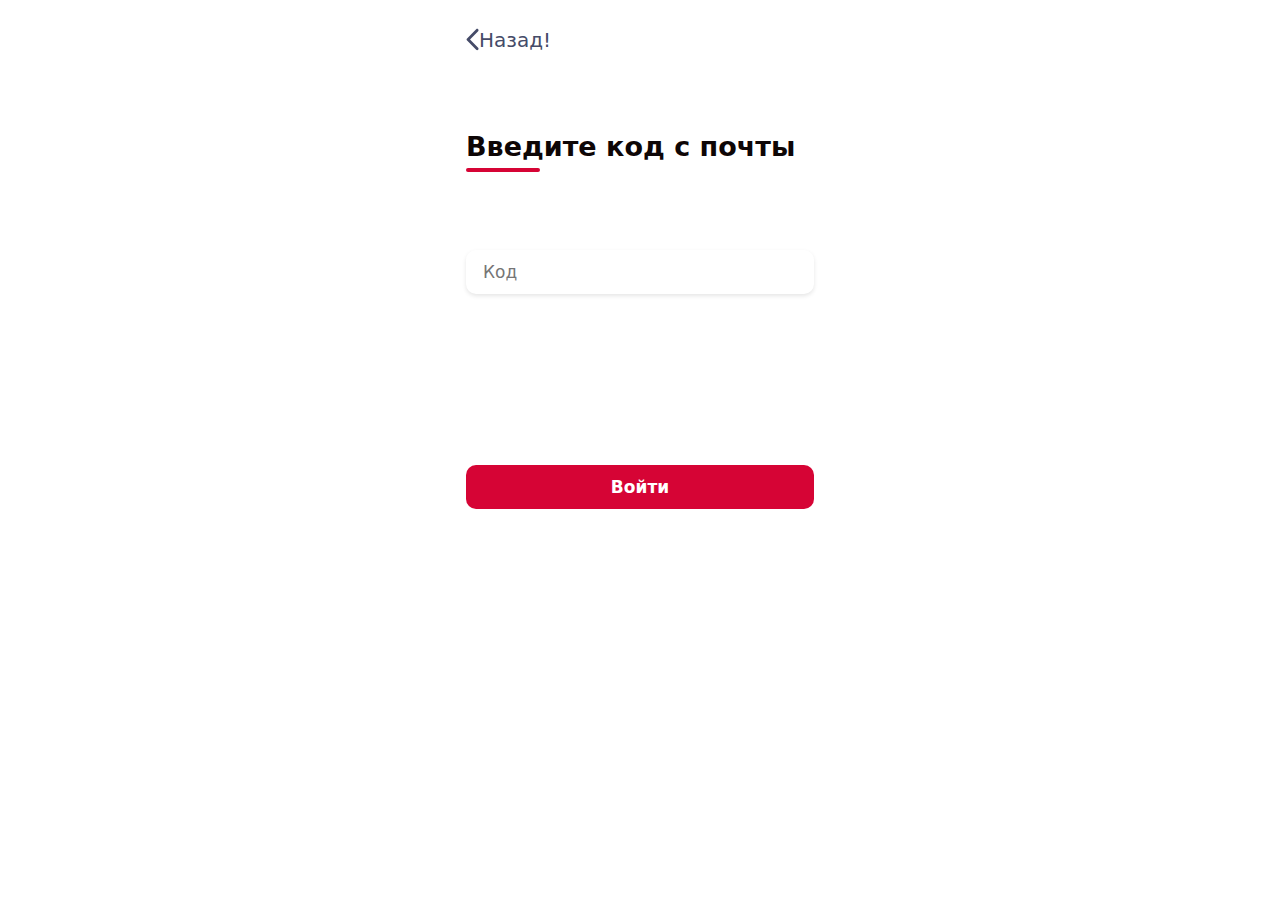
<file: EnterCodeMail.html>
<!DOCTYPE html>
<html lang="en">
<head>
  <meta charset="UTF-8">
  <meta name="viewport" content="width=device-width, initial-scale=1.0">
  <title>WHY404 Team Library</title>
  <link rel="stylesheet" href="EnterCodeMail.css">
</head>
<body>
    <div class="main-reg">
        <a href="ForgotMail.html" class="back">
            <img src="IMG/arrow.svg" alt="">
            <p style="font-size: 20px;">Назад!</p>
        </a>
      <div class="main-reg-1block">
      <div class="main-reg-text1">
        <p class="main-reg-p1">Введите код с почты</p>
        <hr>

    </div>
    </div>
    <div class="main-registration">
      <form class="form1" action="process.php" method="post">
        <input type="text" id="login" placeholder="Код"class="form-text">
      </form>
      
    </div>

      <button id="RegButton"  type="submit">Войти</button>

  </div>


  <script>
    // Получаем кнопку по идентификатору
    var button = document.getElementById('RegButton');
    
    // Назначаем обработчик события клика на кнопку
    button.addEventListener('click', function() {
        // При клике перенаправляем пользователя на другую страницу
        window.location.href = 'Registr.html'; // Замените 'новая_страница.html' на путь к вашему файлу
    });
</script>

</body>
</html>
</file>
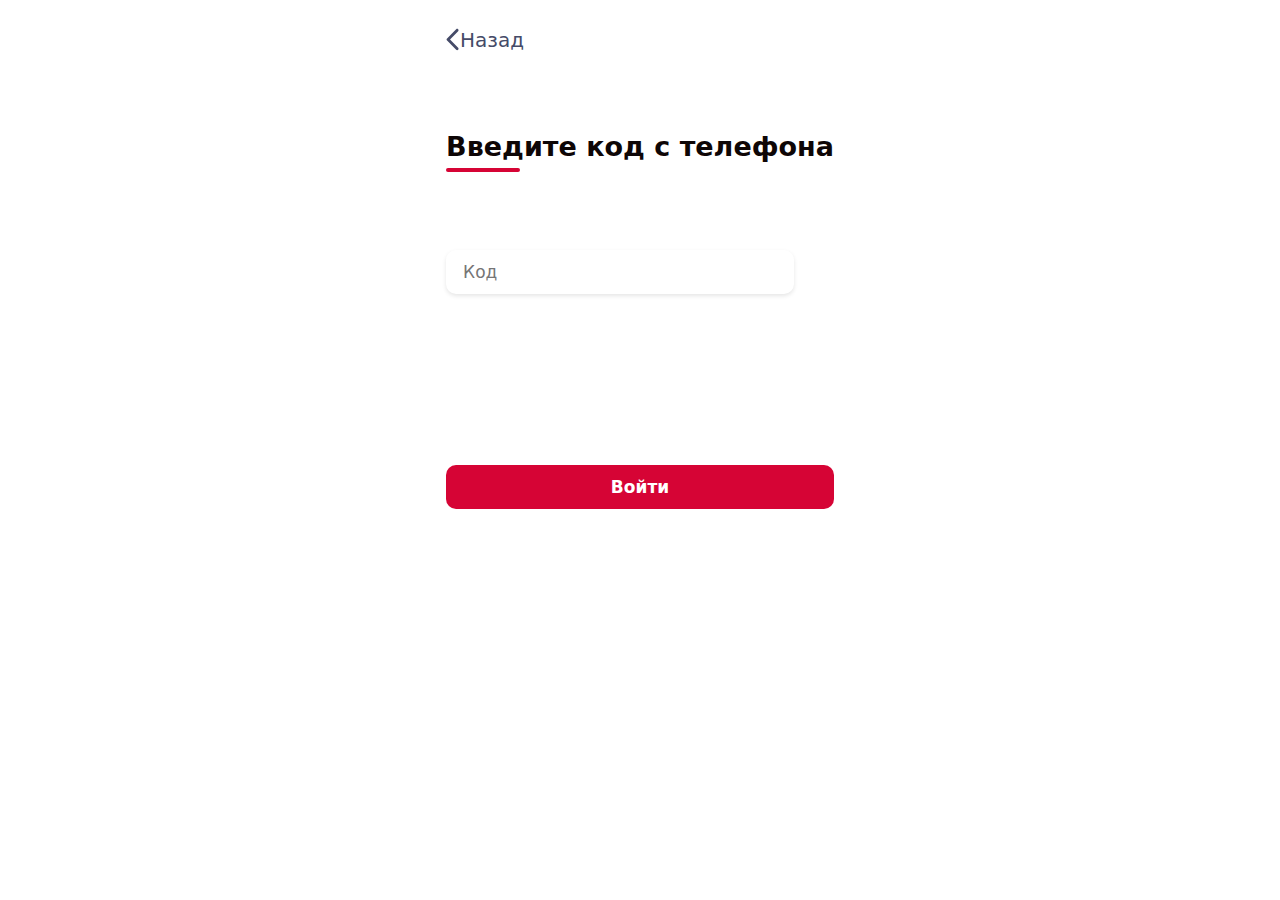
<file: EnterCodeNumber.html>
<!DOCTYPE html>
<html lang="en">
<head>
  <meta charset="UTF-8">
  <meta name="viewport" content="width=device-width, initial-scale=1.0">
  <title>WHY404 Team Library</title>
  <link rel="stylesheet" href="EnterCodeNumberStyle.css">
</head>
<body>
    <div class="main-reg">
        <a href="ForgotNumber.html" class="back">
            <img src="IMG/arrow.svg" alt="">
            <p style="font-size: 20px;">Назад</p>
        </a>
      <div class="main-reg-1block">
      <div class="main-reg-text1">
        <p class="main-reg-p1">Введите код с телефона</p>
        <hr>

    </div>
    </div>
    <div class="main-registration">
      <form class="form1" action="process.php" method="post">
        <input type="text" id="login" placeholder="Код"class="form-text">
      </form>
      
    </div>

      <button id="RegButton"  type="submit">Войти</button>

  </div>


  <script>
    // Получаем кнопку по идентификатору
    var button = document.getElementById('RegButton');
    
    // Назначаем обработчик события клика на кнопку
    button.addEventListener('click', function() {
        // При клике перенаправляем пользователя на другую страницу
        window.location.href = 'Registr.html'; // Замените 'новая_страница.html' на путь к вашему файлу
    });
</script>

</body>
</html>
</file>
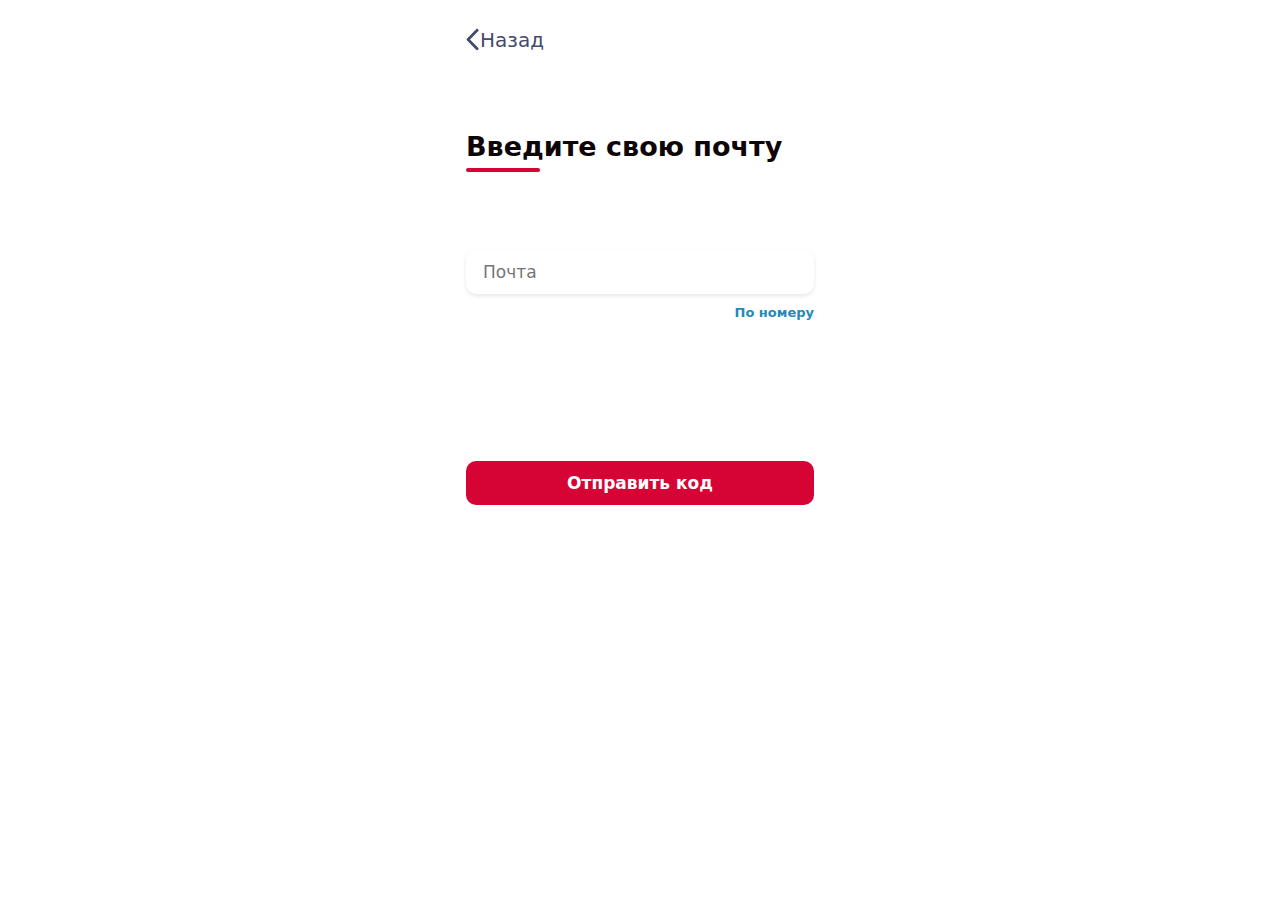
<file: ForgotMail.html>
<!DOCTYPE html>
<html lang="en">
<head>
  <meta charset="UTF-8">
  <meta name="viewport" content="width=device-width, initial-scale=1.0">
  <title>WHY404 Team Library</title>
  <link rel="stylesheet" href="ForgotMailStyle.css">
</head>
<body>
    <div class="main-reg">
        <a href="Main.html" class="back">
            <img src="IMG/arrow.svg" alt="">
            <p style="font-size: 20px;">Назад</p>
        </a>
      <div class="main-reg-1block">
      <div class="main-reg-text1">
        <p class="main-reg-p1">Введите свою почту</p>
        <hr>

    </div>
    </div>
    <div class="main-registration">
      <form class="form1" action="process.php" method="post">
        <input type="text" id="login" placeholder="Почта"class="form-text">
      </form>
      
    </div>
    <div class="a-text">
      <a href="ForgotNumber.html">По номеру</a>
    </div>
    <a href="EnterCodeMail.html">
      <button id="RegButton"  type="submit">Отправить код</button>
    </a>
  </div>


  <script>
    // Получаем кнопку по идентификатору
    var button = document.getElementById('RegButton');
    
    // Назначаем обработчик события клика на кнопку
    button.addEventListener('click', function() {
        // При клике перенаправляем пользователя на другую страницу
        window.location.href = 'Registr.html'; // Замените 'новая_страница.html' на путь к вашему файлу
    });
</script>

</body>
</html>
</file>
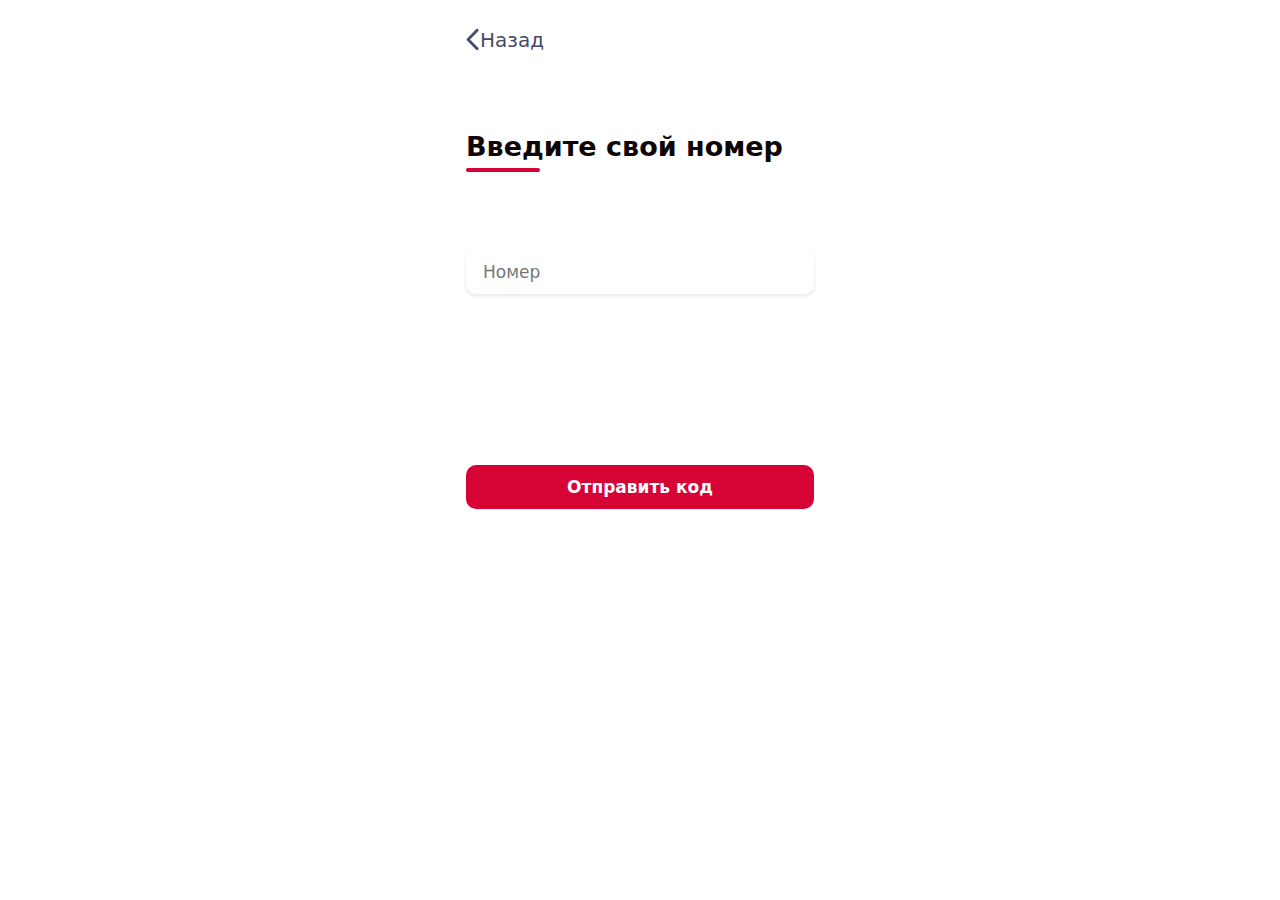
<file: ForgotNumber.html>
<!DOCTYPE html>
<html lang="en">
<head>
  <meta charset="UTF-8">
  <meta name="viewport" content="width=device-width, initial-scale=1.0">
  <title>WHY404 Team Library</title>
  <link rel="stylesheet" href="ForgotNumberStyle.css">
</head>
<body>
    <div class="main-reg">
        <a href="ForgotMail.html" class="back">
            <img src="IMG/arrow.svg" alt="">
            <p style="font-size: 20px;">Назад</p>
        </a>
      <div class="main-reg-1block">
      <div class="main-reg-text1">
        <p class="main-reg-p1">Введите свой номер</p>
        <hr>

    </div>
    </div>
    <div class="main-registration">
      <form class="form1" action="process.php" method="post">
        <input type="text" id="login" placeholder="Номер"class="form-text">
      </form>
      
    </div>
    <a href="EnterCodeNumber.html">
      <button  id="RegButton"  type="submit">Отправить код</button>
    </a>
  </div>


  <script>
    // Получаем кнопку по идентификатору
    var button = document.getElementById('RegButton');
    
    // Назначаем обработчик события клика на кнопку
    button.addEventListener('click', function() {
        // При клике перенаправляем пользователя на другую страницу
        window.location.href = 'Registr.html'; // Замените 'новая_страница.html' на путь к вашему файлу
    });
</script>

</body>
</html>
</file>
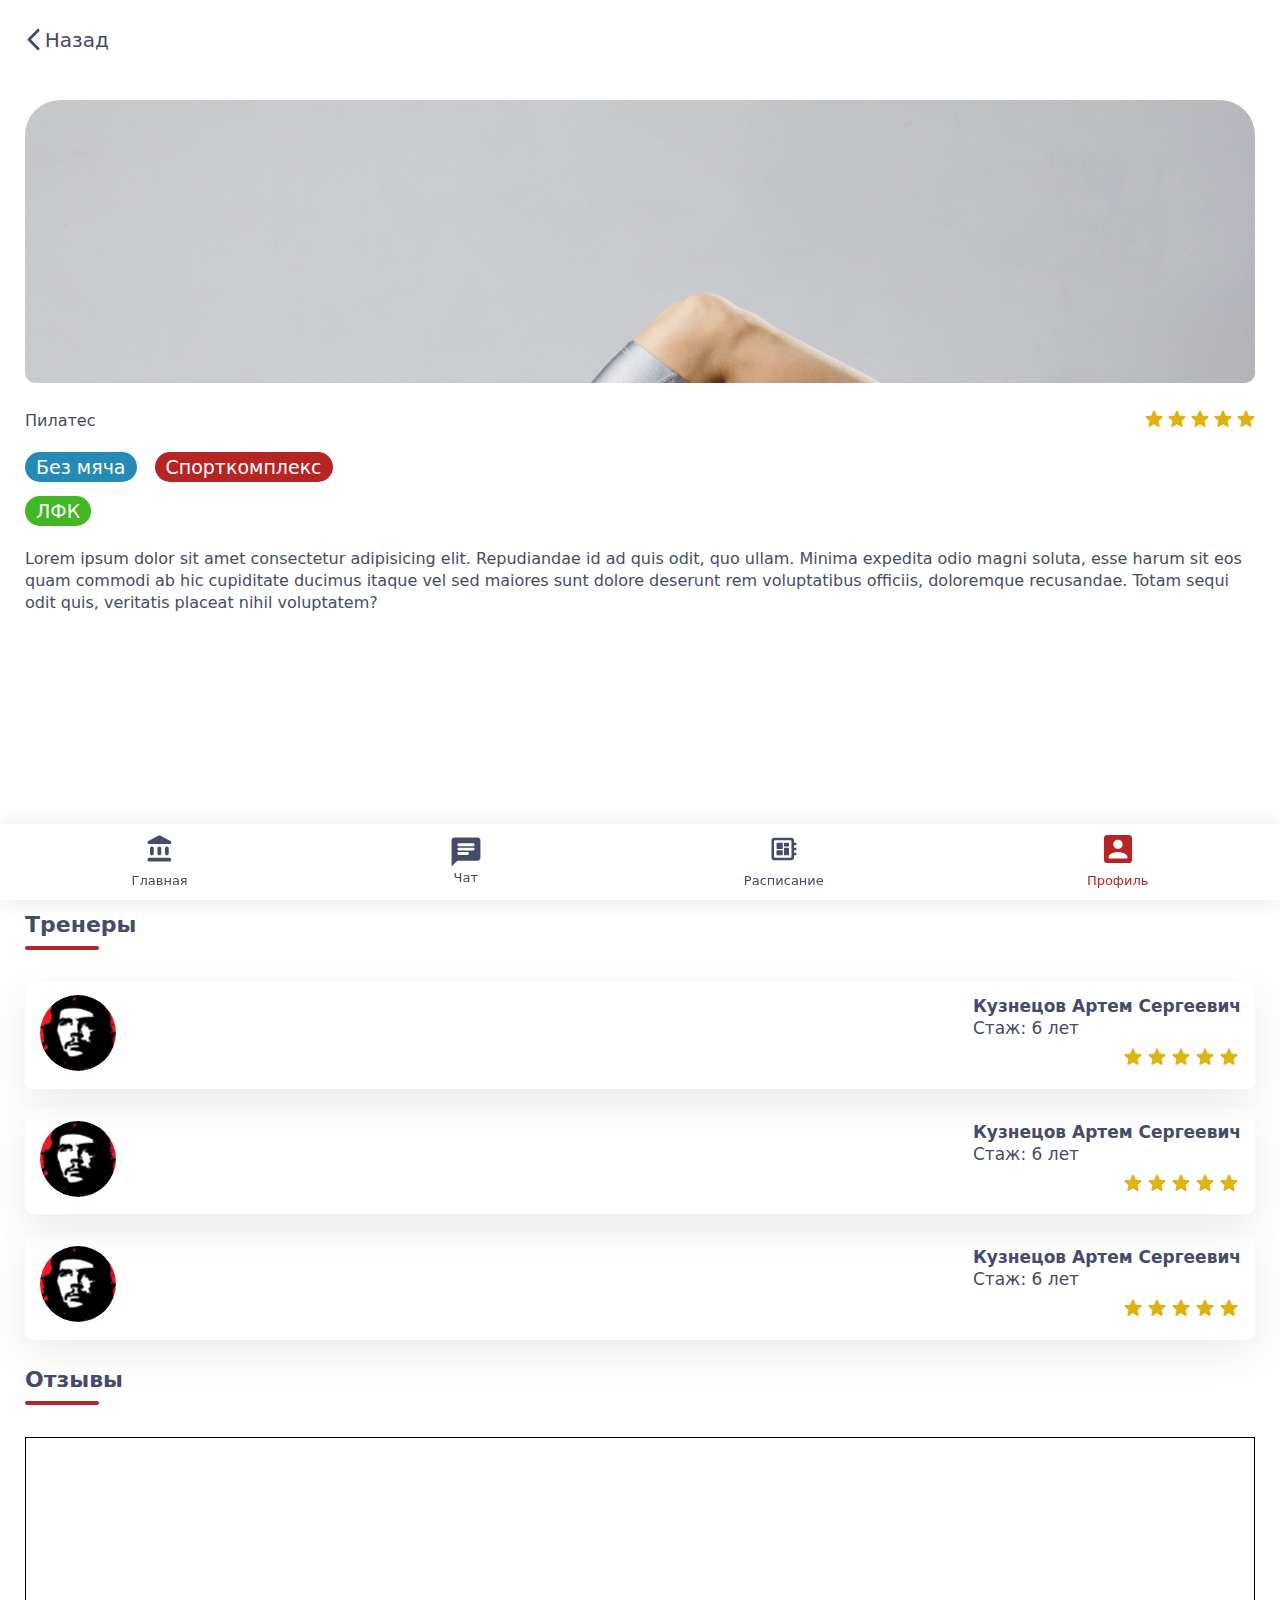
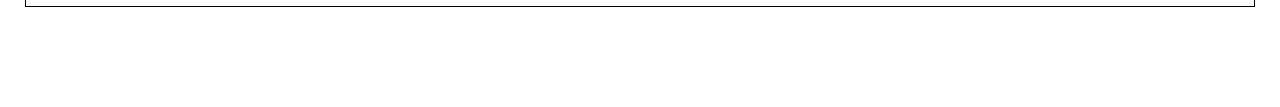
<file: LessonProfile.html>
<!DOCTYPE html>
<html lang="en">
<head>
    <meta charset="UTF-8">
    <meta name="viewport" content="width=device-width, initial-scale=1.0">
    <title>Document</title>
    <link rel="stylesheet" href="LessonProfileStyle.css">
</head>
<body>
    <div class="main">
        <div class="main-container">
        <div class="header">
            <a href="Registr.html" class="back">
                <img src="IMG/arrow.svg" alt="">
                <p style="font-size: 20px;">Назад</p>
            </a>

        </div>
        <div class="lessonprofileinfo">
            <div class="profileimage"></div>
        </div>
        <div class="TypeAndGrade">
            <p>Пилатес</p>
            <div class="Grades">
                <div class="profilereview"></div>
                <img src="IMG/newstars.svg" alt="">
                <img src="IMG/newstars.svg" alt="">
                <img src="IMG/newstars.svg" alt="">
                <img src="IMG/newstars.svg" alt="">
                <img src="IMG/newstars.svg" alt="">
            </div>
        </div>
        <div class="typeofsport">
            <div class="sportblock">
                <p class="type type1">Без мяча</p>
                <p class="type type2">Спорткомплекс</p>
                
            </div>
            <div class="sportblock">
                <p class="type type3">ЛФК</p>
                
            </div>
        </div>
        <div class="SectionInfoBlock">
            <div>
        <p class="SectionInfo">Lorem ipsum dolor sit amet consectetur adipisicing elit. Repudiandae id ad quis odit, quo ullam. Minima expedita odio magni soluta, esse harum sit eos quam commodi ab hic cupiditate ducimus itaque vel sed maiores sunt dolore deserunt rem voluptatibus officiis, doloremque recusandae. Totam sequi odit quis, veritatis placeat nihil voluptatem?</p>
    </div>
    </div>
    <div class="map">
        <iframe src="https://www.google.com/maps/embed?pb=!1m18!1m12!1m3!1d2907.749043904976!2d76.8695635273554!3d43.2147527306762!2m3!1f0!2f0!3f0!3m2!1i1024!2i768!4f13.1!3m3!1m2!1s0x38836857c3183969%3A0xc8ad6ccad3fa901c!2z0JPRgNCw0L3QtCDQn9GD0LvQuw!5e0!3m2!1sru!2skz!4v1713973462485!5m2!1sru!2skz" width="600" height="450" style="border:0;" allowfullscreen="" loading="lazy" referrerpolicy="no-referrer-when-downgrade"></iframe>
    </div>
    <button class="ShowTrainers">Посмотреть тренировки</button>
    <p class="TrainerText">Тренеры</p>
    <hr class="TrainerHr">
     <div class="TrainersBlocksGroup">
        <div class="TrainersBlocks">
            <div class="TrainerBlockImg">
                <img src="IMG/1200x1432_0xac120003_19251463531646389694 1.svg" alt="">
            </div>
            <div class="TrainerBlockInfo">
                <p>Кузнецов Артем Сергеевич</p>
                <p>Стаж: 6 лет</p>
                <div class="trainerStars">
                    <img src="IMG/star.svg" alt="">
                    <img src="IMG/star.svg" alt="">
                    <img src="IMG/star.svg" alt="">
                    <img src="IMG/star.svg" alt="">
                    <img src="IMG/star.svg" alt="">
                </div>
            </div>
        </div>
        <div class="TrainersBlocks">
            <div class="TrainerBlockImg">
                <img src="IMG/1200x1432_0xac120003_19251463531646389694 1.svg" alt="">
            </div>
            <div class="TrainerBlockInfo">
                <p>Кузнецов Артем Сергеевич</p>
                <p>Стаж: 6 лет</p>
                <div class="trainerStars">
                    <img src="IMG/star.svg" alt="">
                    <img src="IMG/star.svg" alt="">
                    <img src="IMG/star.svg" alt="">
                    <img src="IMG/star.svg" alt="">
                    <img src="IMG/star.svg" alt="">
                </div>
            </div>
        </div>
        <div class="TrainersBlocks">
            <div class="TrainerBlockImg">
                <img src="IMG/1200x1432_0xac120003_19251463531646389694 1.svg" alt="">
            </div>
            <div class="TrainerBlockInfo">
                <p>Кузнецов Артем Сергеевич</p>
                <p>Стаж: 6 лет</p>
                <div class="trainerStars">
                    <img src="IMG/star.svg" alt="">
                    <img src="IMG/star.svg" alt="">
                    <img src="IMG/star.svg" alt="">
                    <img src="IMG/star.svg" alt="">
                    <img src="IMG/star.svg" alt="">
                </div>
            </div>
        </div>
     </div>
     <p class="TrainerText">Отзывы</p>
     <hr class="TrainerHr">
     <div class="StudentsGrades">
        
     </div>
</div>
<div class="footer">
    <a href="/Registr.html">
    <div class="footer-icons">
        <img id="searchImage4" src="/IMG/account_balancenormal.svg" alt="" style="cursor: pointer;">
        <p id="footerButton1">Главная</p>
    </div>
</a>
<a href="">
<div class="footer-icons">
    <div style="width: 30px; height: 30px;">
    <img id="searchImage4" src="IMG/chaticon.svg" alt="" style="cursor: pointer;">
    </div>
    <p id="footerButton1">Чат</p>
</div>
</a>
    <div class="footer-icons">

        <img id="searchImage5" src="/IMG/developer_board.svg" alt="" style="cursor: pointer;">
        <p id="footerButton2">Расписание</p>
    </div>
    <a href="/Profile.html">
    <div class="footer-icons">
        <img id="searchImage6" src="IMG/redicon.svg" alt="" style="cursor: pointer;">
        <p id="footerButton3">Профиль</p>
    </div>
</a>
</div>



    
    <script>




        document.getElementById('searchImage1').addEventListener('click', function() {
    // Затемняем контент при открытии поискового окна
    document.getElementById('overlay').style.display = 'block';
    // Остальной ваш код...
        });

        document.getElementById('searchImage1').addEventListener('click', function(event) {
    event.stopPropagation(); // Остановка всплытия события, чтобы не вызывать обработчик document.click
    var headerDivs = document.querySelectorAll('.header > div');
    headerDivs.forEach(function(div) {
        filter.style.display = 'block';
    });
});

document.addEventListener('click', function(event) {
    // Проверяем, было ли нажатие вне блока .filter или его дочерних элементов
    if (!filter.contains(event.target) && event.target.id !== 'searchImage1') {
        // Если нажатие было вне блока .filter и не на searchImage1, скрываем его
        filter.style.display = 'none';
    }
});
        

        document.getElementById('searchImage2').addEventListener('click', function() {
            // Скрываем все дивы в header
            var headerDivs = document.querySelectorAll('.header > div');
            headerDivs.forEach(function(div) {
                headerlefttext.style.display = 'none';
                headerlefttext.style.display = 'none';
                searchImage1.style.display = 'none';
                searchImage2.style.display = 'none';


            });

            // Растягиваем окно поиска на весь размер header
            var searchInput = document.getElementById('seacrh');
            seacrh.style.display = 'block';
            seacrh.style.display = 'flex';
            seacrh.style.width = '100%';
            searchInput1.style.display = 'block';
            searchInput1.style.width = '100%';
            headernavigation.style.width = '100%';
            searchInput2.style.display = 'block';
            

            

        });




        var isContentExpanded = false; // Флаг для отслеживания состояния раскрытия контента

document.getElementById('content-blocks').addEventListener('click', function() {
    // Получаем текущую высоту content-img2
    var currentHeightImg2 = document.getElementById('content-img2').clientHeight;
    
    // Получаем текущую высоту content-bottom-size-text2
    var contentBottomSizeText2 = document.querySelector('.content-bottom-side2 .content-bottom-size-text2');
    var currentHeightBottomSizeText2 = contentBottomSizeText2.clientHeight;

    // Проверяем текущее состояние раскрытия контента
    if (!isContentExpanded) {
        // Если контент не раскрыт, увеличиваем высоту content-img2 и content-bottom-size-text2
        document.getElementById('content-img2').style.height = '283px'; // Изменяем высоту content-img2
        contentBottomSizeText2.style.height = 'auto'; // Изменяем высоту content-bottom-size-text2
        isContentExpanded = true; // Устанавливаем флаг состояния раскрытия контента в true
    } else {
        // Если контент уже раскрыт, возвращаем высоту content-img2 и content-bottom-size-text2 обратно
        document.getElementById('content-img2').style.height = '117px'; // Возвращаем высоту content-img2
        contentBottomSizeText2.style.height = '72px'; // Возвращаем высоту content-bottom-size-text2
        isContentExpanded = false; // Устанавливаем флаг состояния раскрытия контента в false
    }
});



        
        
        


    </script>
</body>
</html>
</file>
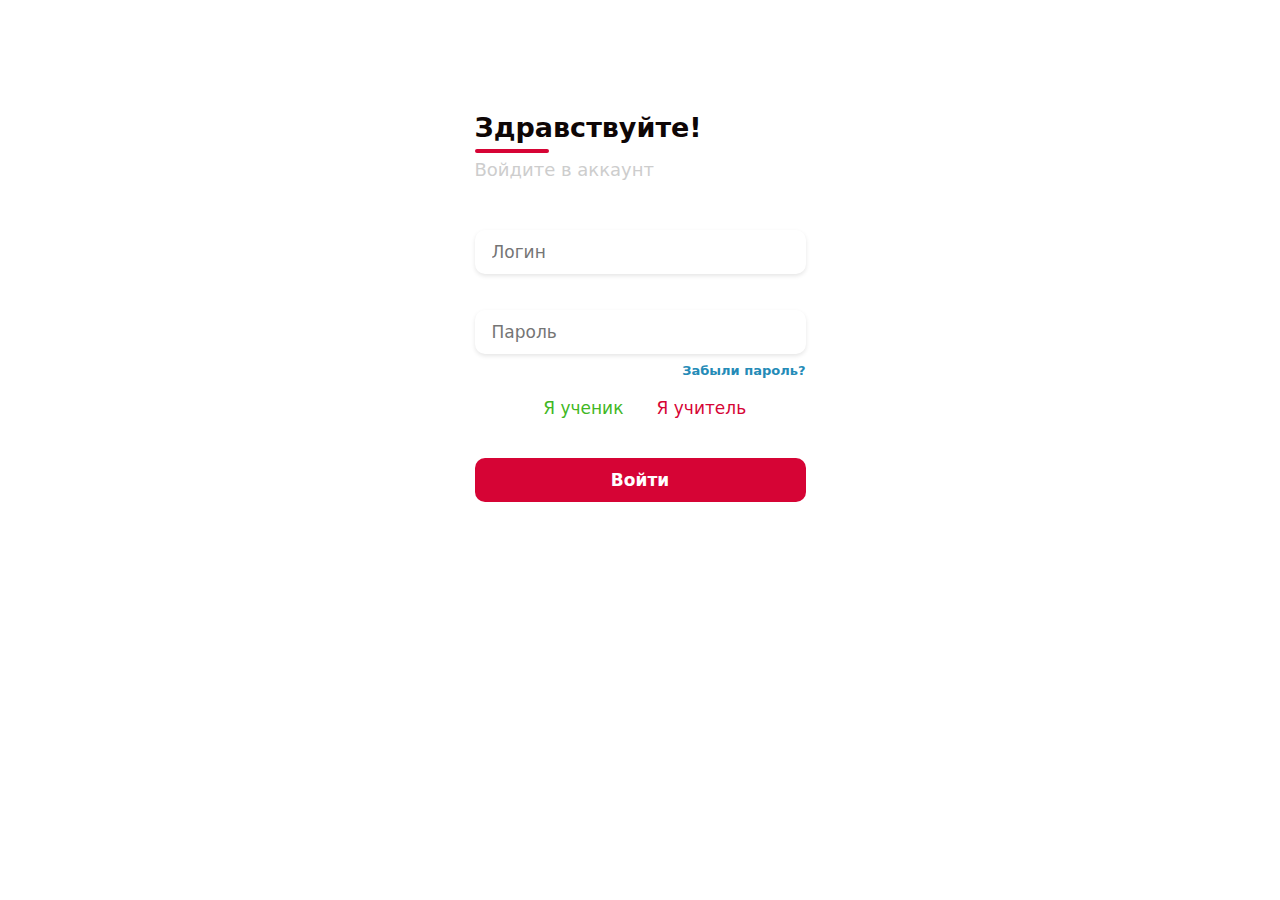
<file: Main.html>
<!DOCTYPE html>
<html lang="en">
<head>
  <meta charset="UTF-8">
  <meta name="viewport" content="width=device-width, initial-scale=1.0">
  <title>WHY404 Team Library</title>
  <link rel="stylesheet" href="/MainStyle.css">
</head>
<body>
    <div class="main-reg">
      <div class="main-reg-1block">
      <div class="main-reg-text1">
        <p class="main-reg-p1">Здравствуйте!</p>
        <hr>
        <p class="main-reg-p2">Войдите в аккаунт</p>

    </div>
    </div>
    <div class="main-registration">
      <form class="form1" action="process.php" method="post">
        <input type="text" id="login" placeholder="Логин"class="form-text">
      </form>
      <form class="form2" action="process.php" method="post">
        <input type="text" id="password" placeholder="Пароль" class="form-text">
      </form>
    </div>
    <div class="a-text">
      <a href="ForgotMail.html">Забыли пароль?</a>
    </div>
    <div class="studentorteacher">
      <a href="">Я ученик</a>
      <a href="">Я учитель</a>
    </div>

      <button id="RegButton"  type="submit">Войти</button>

  </div>


  <script>
    // Получаем кнопку по идентификатору
    var button = document.getElementById('RegButton');
    
    // Назначаем обработчик события клика на кнопку
    button.addEventListener('click', function() {
        // При клике перенаправляем пользователя на другую страницу
        window.location.href = 'Registr.html'; // Замените 'новая_страница.html' на путь к вашему файлу
    });
</script>

</body>
</html>
</file>
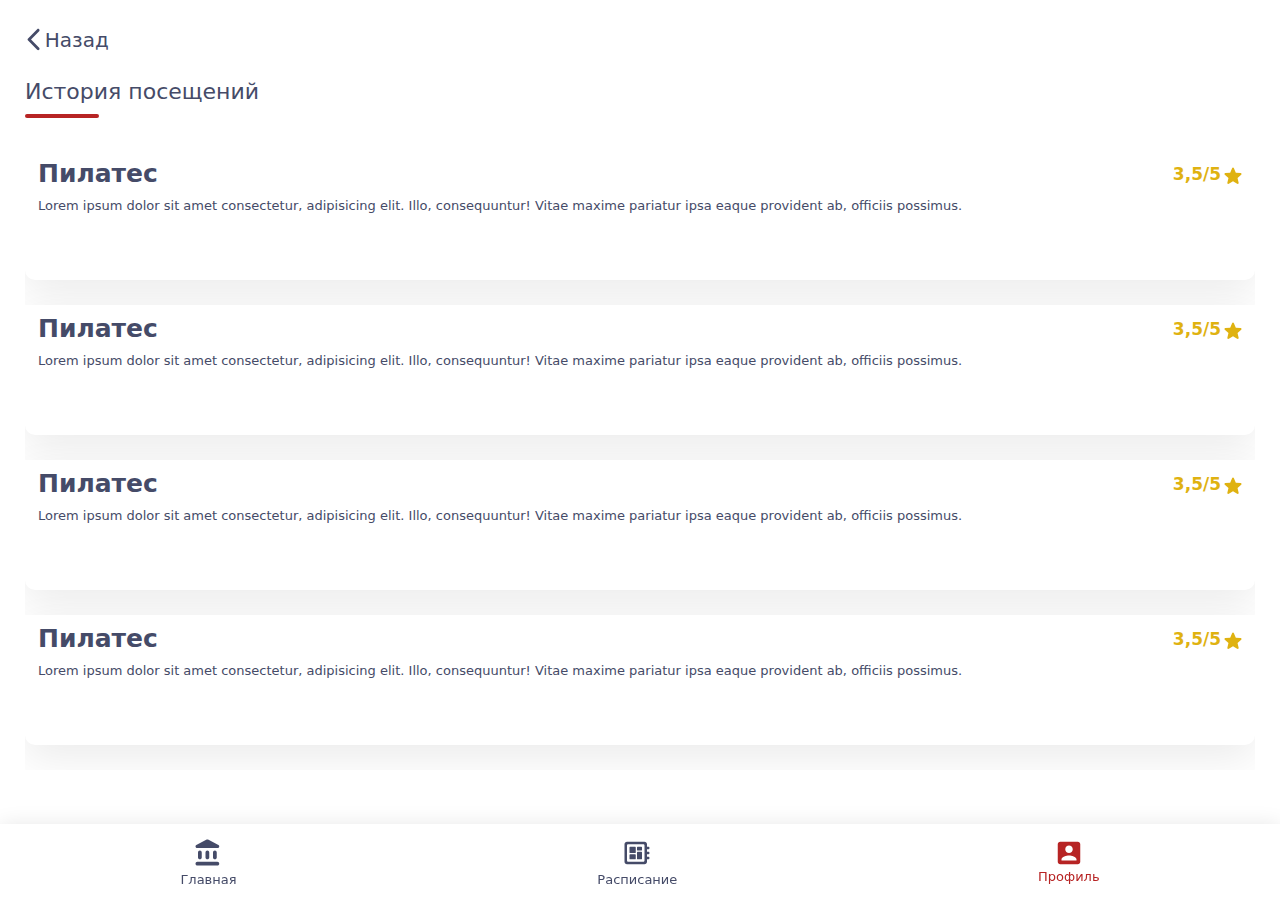
<file: MyReviews.html>
<!DOCTYPE html>
<html lang="en">
<head>
    <meta charset="UTF-8">
    <meta name="viewport" content="width=device-width, initial-scale=1.0">
    <title>Document</title>
    <link rel="stylesheet" href="MyReviewsStyle.css">
</head>
<body>
    <div class="main">
        <div class="main-container">
        <div class="header">
            <a href="Profile.html" class="back">
                <img src="IMG/arrow.svg" alt="">
                <p style="font-size: 20px;">Назад</p>
            </a>
            <div id="headerlefttext">
                <p>История посещений</p>
                <hr>
            </div>


        </div>
        <div class="content-container">
        <div class="content">



                <div id="content-blocks"  class="content-blocks">

                    <div id="contentopencard" class="content-bottom-side2">
                        <div class="content-bottom-side2-title">
                    <p class="content-bottom-size-title2">Пилатес</p>
                    <div class="stars">
                        <p>3,5/5</p>
                        <img src="/IMG/star.svg" alt="">

                    </div>
                </div>
                <div class="content-bottom-background">
                    <div class="height: 60px;">
                    <p class="content-bottom-size-text2">Lorem ipsum dolor sit amet consectetur, adipisicing elit. Illo, consequuntur! Vitae maxime pariatur ipsa eaque provident ab, officiis possimus.</p>
                </div>
                    <div style="display: flex; justify-content: right; color:#B72424; font-size:15px; font-weight: bold;">

                </div>
                </div>
            </div>
    
        </div>
        <div id="content-blocks"  class="content-blocks">


            <div id="contentopencard" class="content-bottom-side2">
                <div class="content-bottom-side2-title">
            <p class="content-bottom-size-title2">Пилатес</p>
            <div class="stars">
                <p>3,5/5</p>
                <img src="/IMG/star.svg" alt="">
 
            </div>
        </div>
        <div class="content-bottom-background">
            <div class="height: 60px;">
            <p class="content-bottom-size-text2">Lorem ipsum dolor sit amet consectetur, adipisicing elit. Illo, consequuntur! Vitae maxime pariatur ipsa eaque provident ab, officiis possimus.</p>
        </div>
            <div style="display: flex; justify-content: right; color:#B72424; font-size:15px; font-weight: bold;">

        </div>
        </div>
    </div>

</div>
<div id="content-blocks"  class="content-blocks">


    <div id="contentopencard" class="content-bottom-side2">
        <div class="content-bottom-side2-title">
    <p class="content-bottom-size-title2">Пилатес</p>
    <div class="stars">
        <p>3,5/5</p>
        <img src="/IMG/star.svg" alt="">

    </div>
</div>
<div class="content-bottom-background">
    <div class="height: 60px;">
    <p class="content-bottom-size-text2">Lorem ipsum dolor sit amet consectetur, adipisicing elit. Illo, consequuntur! Vitae maxime pariatur ipsa eaque provident ab, officiis possimus.</p>
</div>
    <div style="display: flex; justify-content: right; color:#B72424; font-size:15px; font-weight: bold;">

</div>
</div>
</div>

</div>
<div id="content-blocks"  class="content-blocks">


    <div id="contentopencard" class="content-bottom-side2">
        <div class="content-bottom-side2-title">
    <p class="content-bottom-size-title2">Пилатес</p>
    <div class="stars">
        <p>3,5/5</p>
        <img src="/IMG/star.svg" alt="">

    </div>
</div>
<div class="content-bottom-background">
    <div class="height: 60px;">
    <p class="content-bottom-size-text2">Lorem ipsum dolor sit amet consectetur, adipisicing elit. Illo, consequuntur! Vitae maxime pariatur ipsa eaque provident ab, officiis possimus.</p>
</div>
    <div style="display: flex; justify-content: right; color:#B72424; font-size:15px; font-weight: bold;">

</div>
</div>
</div>

</div>

            

    <div id="filter"class="filter">
        <div class="filter-title">
        <p>Фильтр</p>
        <hr class="filter-hr">

    </div>
    <div class="filter-buttons">
        <button>Без мяча</button>
        <button>Только с мячом</button>
        <button>ЛФК</button>
    </div>
    </div>
    

    </div>
</div>
</div>
<div class="footer">
    <a href="/Registr.html">
    <div class="footer-icons">
        <img id="searchImage4" src="/IMG/account_balancenormal.svg" alt="" style="cursor: pointer;">
        <p id="footerButton1">Главная</p>
    </div>
</a>
    <div class="footer-icons">
        <img id="searchImage5" src="/IMG/developer_board.svg" alt="" style="cursor: pointer;">
        <p id="footerButton2">Расписание</p>
    </div>
    <a href="/Profile.html">
    <div class="footer-icons">
        <img id="searchImage6" src="IMG/redicon.svg" alt="" style="cursor: pointer;">
        <p id="footerButton3">Профиль</p>
    </div>
</a>
</div>



    
    <script>




        document.getElementById('searchImage1').addEventListener('click', function() {
    // Затемняем контент при открытии поискового окна
    document.getElementById('overlay').style.display = 'block';
    // Остальной ваш код...
        });

        document.getElementById('searchImage1').addEventListener('click', function(event) {
    event.stopPropagation(); // Остановка всплытия события, чтобы не вызывать обработчик document.click
    var headerDivs = document.querySelectorAll('.header > div');
    headerDivs.forEach(function(div) {
        filter.style.display = 'block';
    });
});

document.addEventListener('click', function(event) {
    // Проверяем, было ли нажатие вне блока .filter или его дочерних элементов
    if (!filter.contains(event.target) && event.target.id !== 'searchImage1') {
        // Если нажатие было вне блока .filter и не на searchImage1, скрываем его
        filter.style.display = 'none';
    }
});
        

        document.getElementById('searchImage2').addEventListener('click', function() {
            // Скрываем все дивы в header
            var headerDivs = document.querySelectorAll('.header > div');
            headerDivs.forEach(function(div) {
                headerlefttext.style.display = 'none';
                headerlefttext.style.display = 'none';
                searchImage1.style.display = 'none';
                searchImage2.style.display = 'none';


            });

            // Растягиваем окно поиска на весь размер header
            var searchInput = document.getElementById('seacrh');
            seacrh.style.display = 'block';
            seacrh.style.display = 'flex';
            seacrh.style.width = '100%';
            searchInput1.style.display = 'block';
            searchInput1.style.width = '100%';
            headernavigation.style.width = '100%';
            searchInput2.style.display = 'block';
            

            

        });




        var isContentExpanded = false; // Флаг для отслеживания состояния раскрытия контента

document.getElementById('content-blocks').addEventListener('click', function() {
    // Получаем текущую высоту content-img2
    var currentHeightImg2 = document.getElementById('content-img2').clientHeight;
    
    // Получаем текущую высоту content-bottom-size-text2
    var contentBottomSizeText2 = document.querySelector('.content-bottom-side2 .content-bottom-size-text2');
    var currentHeightBottomSizeText2 = contentBottomSizeText2.clientHeight;

    // Проверяем текущее состояние раскрытия контента
    if (!isContentExpanded) {
        // Если контент не раскрыт, увеличиваем высоту content-img2 и content-bottom-size-text2
        document.getElementById('content-img2').style.height = '283px'; // Изменяем высоту content-img2
        contentBottomSizeText2.style.height = 'auto'; // Изменяем высоту content-bottom-size-text2
        isContentExpanded = true; // Устанавливаем флаг состояния раскрытия контента в true
    } else {
        // Если контент уже раскрыт, возвращаем высоту content-img2 и content-bottom-size-text2 обратно
        document.getElementById('content-img2').style.height = '117px'; // Возвращаем высоту content-img2
        contentBottomSizeText2.style.height = '72px'; // Возвращаем высоту content-bottom-size-text2
        isContentExpanded = false; // Устанавливаем флаг состояния раскрытия контента в false
    }
});



        
        
        


    </script>
</body>
</html>
</file>
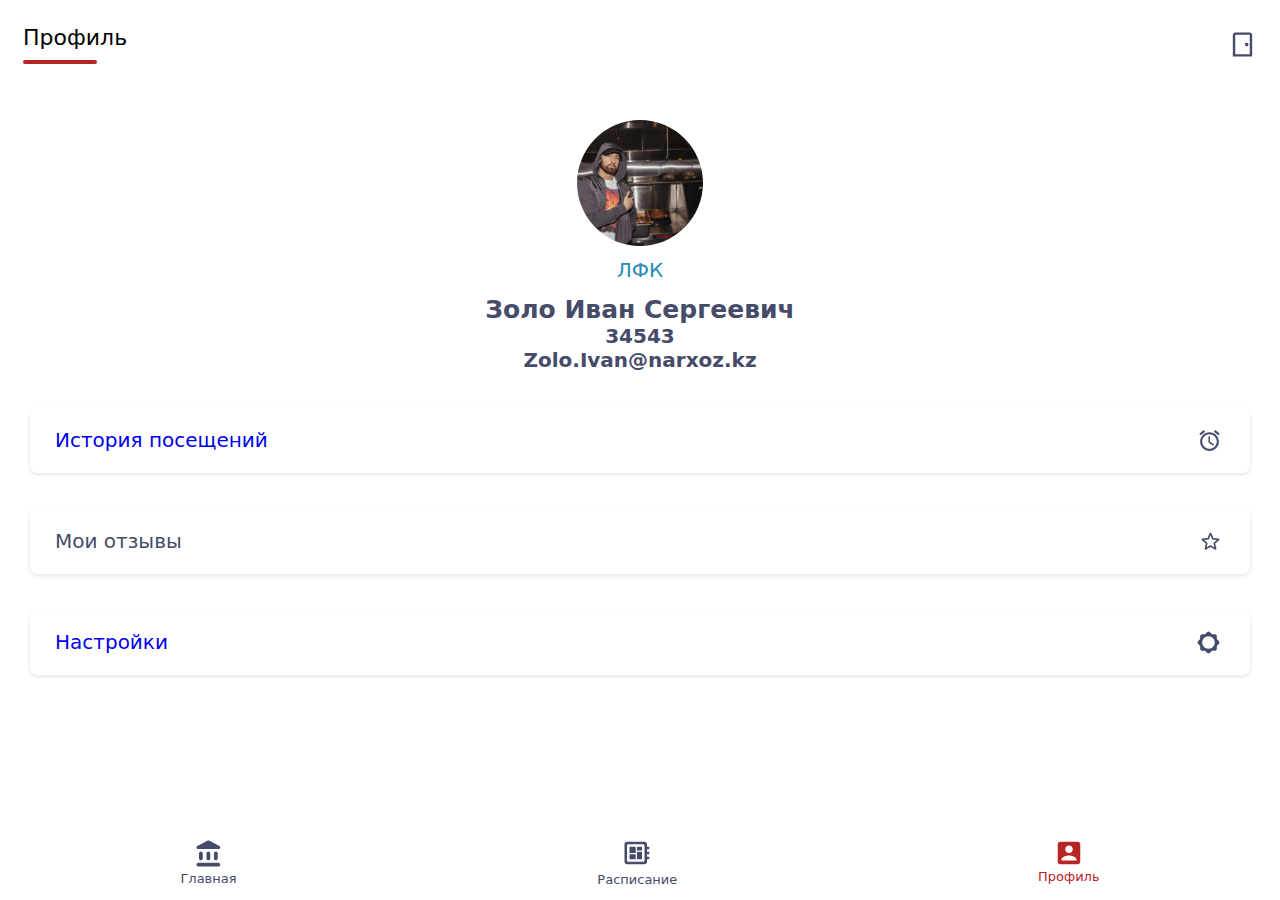
<file: Profile.html>
<!DOCTYPE html>
<html lang="en">
<head>
    <meta charset="UTF-8">
    <meta name="viewport" content="width=device-width, initial-scale=1.0">
    <title>Document</title>
    <link rel="stylesheet" href="/ProfileStyle.css">
</head>
<body>
    <div class="main">
        <div class="main-container">
        <div class="header">
            
            <div id="headerlefttext">
                <p>Профиль</p>
                <hr>
            </div>
            <div id="headernavigation">
               <!-- <form class="seacrh-form" method="get" action="/seacrh" id="seacrh">
                    <input name="q" type="text" size="40" placeholder="Поиск...">
                </form> -->
                <div id="seacrh" class="search-form">
                    <button id="searchInput2"class="seacrh-form_btn"><img class="seacrh-form_image"src="/IMG/VectorSearch.svg" alt="Image"></button>
                    <input id="searchInput1" class="search-form_txt"type="text" placeholder="Поиск...">
                    
                </div>
                <a href="Main.html" style="align-items: center; display: flex; justify-content: center;">
                <img src="IMG/profile/Group.svg" alt="">
                </a>
            </div>
        </div>
        <div class="content-container">
        <div class="content">
            <div class="profile-info">
                <div class="profilephoto">
                    <img class="profileavatar" src="/IMG/Ellipse 4.svg" alt="">
                    <img class="camera" src="IMG/profile/camera_alt.svg" alt="">
                </div>
                <p style="color:#248BB7; font-size: 20px; font-weight:500; margin-bottom:13px; margin-top: 8px;">ЛФК</p>
                <p id="USERFIO" class="UserName">Золо Иван Сергеевич</p>
                <p id ="ProfileId" class="profileId">34543</p>
                <p id="UserMail" class="UserMail">Zolo.Ivan@narxoz.kz</p>
                <a href="Visit.html" class="history">
                    <p>История посещений</p>
                    <img src="IMG/profile/Vector1.svg" alt="">
                </a>
                <a href="MyReviews.html" class="review">
                    <p>Мои отзывы</p>
                    <img src="IMG/profile/Vector2.svg" alt="">
                </a>

                <a href="Settings.html" class="settings">
                    <p>Настройки</p>
                    <img src="IMG/profile/Vector3.svg" alt="">
                </a>

            </div>
        <div class="footer">
            <a href="/Registr.html">
            <div class="footer-icons">
                <img id="searchImage4" src="/IMG/MainGreyIcon.svg" alt="" style="cursor: pointer;">
                <p id="footerButton1">Главная</p>
            </div>
        </a>
            <a href="Schedule.html" class="footer-icons">
                <img id="searchImage5" src="/IMG/developer_board.svg" alt="" style="cursor: pointer;">
                <p id="footerButton2">Расписание</p>
            </a>
            <a href="/Profile.html">
            <div class="footer-icons">
                <img id="searchImage6" src="/IMG/ProfileRedIcon.svg" alt="" style="cursor: pointer;">
                <p id="footerButton3">Профиль</p>
            </div>
        </a>
    </div>
</div>
</div>



    
    <script>
        document.getElementById('searchImage1').addEventListener('click', function() {
    // Затемняем контент при открытии поискового окна
    document.getElementById('overlay').style.display = 'block';
    // Остальной ваш код...
        });

        document.getElementById('searchImage2').addEventListener('click', function() {
            // Скрываем все дивы в header
            var headerDivs = document.querySelectorAll('.header > div');
            headerDivs.forEach(function(div) {
                headerlefttext.style.display = 'none';
                headerlefttext.style.display = 'none';
                searchImage1.style.display = 'none';
                searchImage2.style.display = 'none';


            });

            // Растягиваем окно поиска на весь размер header
            var searchInput = document.getElementById('seacrh');
            seacrh.style.display = 'block';
            seacrh.style.display = 'flex';
            seacrh.style.width = '100%';
            searchInput1.style.display = 'block';
            searchInput1.style.width = '100%';
            headernavigation.style.width = '100%';
            searchInput2.style.display = 'block';
            

        });
        


    </script>
</body>
</html>
</file>
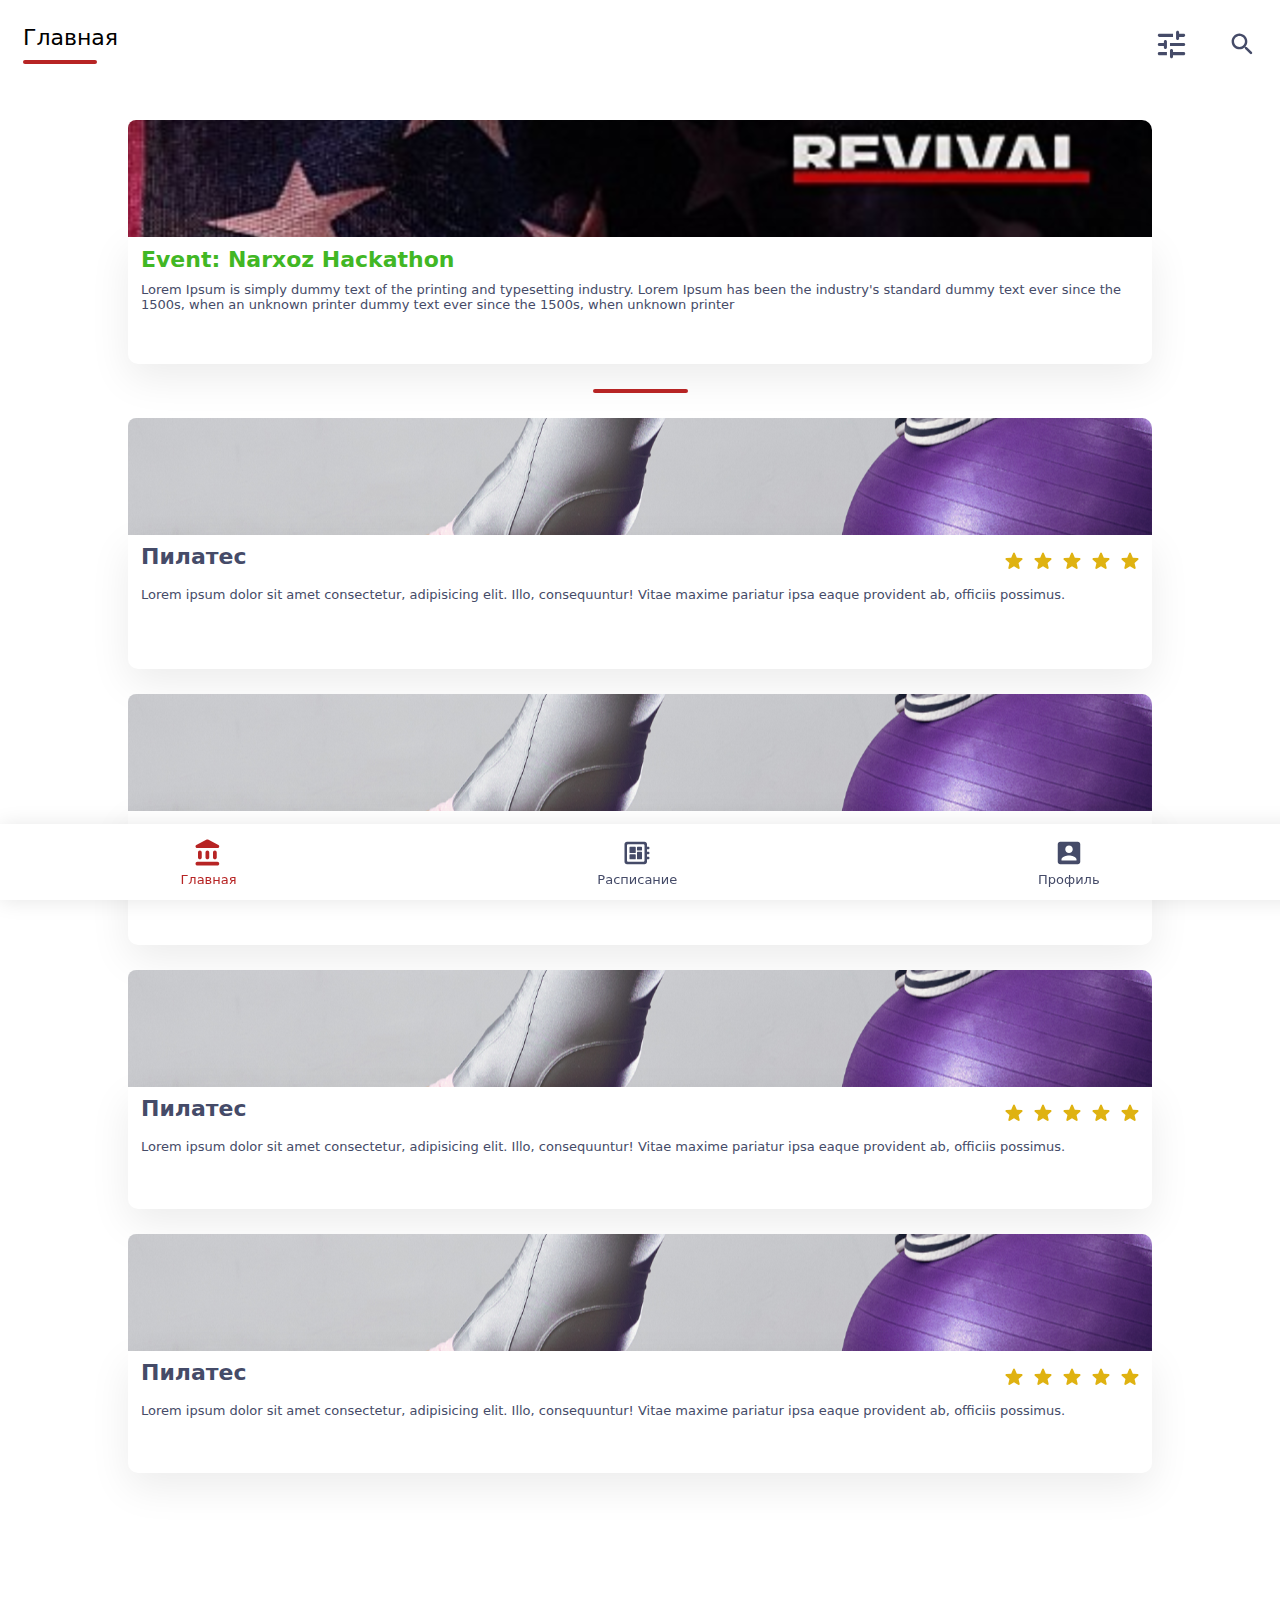
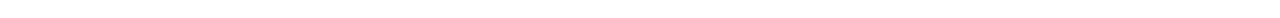
<file: Registr.html>
<!DOCTYPE html>
<html lang="en">
<head>
    <meta charset="UTF-8">
    <meta name="viewport" content="width=device-width, initial-scale=1.0">
    <title>Document</title>
    <link rel="stylesheet" href="/RegistrStyle.css">
</head>
<body>
    <div class="main">
        <div class="main-container">
        <div class="header">
            
            <div id="headerlefttext">
                <p>Главная</p>
                <hr>
            </div>
            <div id="headernavigation">
                <div id="seacrh" class="search-form">
                    <button id="searchInput2"class="seacrh-form_btn"><img class="seacrh-form_image"src="/IMG/VectorSearch.svg" alt="Image"></button>
                    <input id="searchInput1" class="search-form_txt"type="text" placeholder="Поиск...">
                    
                </div>
                <img id="searchImage1" src="/IMG/Vector.svg" alt="" style="width: 29; height: 29px; cursor: pointer;">
                
                <img id="searchImage2" src="/IMG/search.svg" alt="" style="width: 29px; height: 29px; cursor: pointer;">
            </div>
        </div>
        <div class="content-container">
        <div class="content">
            <div class="content-blocks-main-info">
                <div class="content-img img1"></div>
                <div class="content-bottom-side">
                <p class="content-bottom-size-title">Event: Narxoz Hackathon</p>
                <div style="height: 72px;">
                <p class="content-bottom-size-text">Lorem Ipsum is simply dummy text of the printing and  typesetting industry. Lorem Ipsum has been the industry's standard dummy  text ever since the 1500s, when an unknown printer dummy  text ever since the 1500s, when  unknown printer</p>
            </div>
            </div>
            </div>
            <hr class="content-hr">

            <a href="LessonProfile.html">
                <div id="content-blocks"  class="content-blocks">
                <div id="content-img2 img2" class="content-img2 img2"></div>
                    <div id="contentopencard" class="content-bottom-side2">
                        <div class="content-bottom-side2-title">
                    <p class="content-bottom-size-title2">Пилатес</p>
                    <div class="stars">
                        <img src="/IMG/star.svg" alt="">
                        <img src="/IMG/star.svg" alt="">
                        <img src="/IMG/star.svg" alt="">
                        <img src="/IMG/star.svg" alt="">
                        <img src="/IMG/star.svg" alt="">
                    </div>
                </div>
                <div class="content-bottom-background">
                    <div class="height: 60px;">
                    <p class="content-bottom-size-text2">Lorem ipsum dolor sit amet consectetur, adipisicing elit. Illo, consequuntur! Vitae maxime pariatur ipsa eaque provident ab, officiis possimus.</p>
                </div>
                    <div style="display: flex; justify-content: right; color:#B72424; font-size:15px; font-weight: bold;">
                </div>
                </div>
            </div>
    
        </div>
    </a>

    <a href="LessonProfile.html">
        <div id="content-blocks"  class="content-blocks">
        <div id="content-img2 img2" class="content-img2 img2"></div>
            <div id="contentopencard" class="content-bottom-side2">
                <div class="content-bottom-side2-title">
            <p class="content-bottom-size-title2">Пилатес</p>
            <div class="stars">
                <img src="/IMG/star.svg" alt="">
                <img src="/IMG/star.svg" alt="">
                <img src="/IMG/star.svg" alt="">
                <img src="/IMG/star.svg" alt="">
                <img src="/IMG/star.svg" alt="">
            </div>
        </div>
        <div class="content-bottom-background">
            <div class="height: 60px;">
            <p class="content-bottom-size-text2">Lorem ipsum dolor sit amet consectetur, adipisicing elit. Illo, consequuntur! Vitae maxime pariatur ipsa eaque provident ab, officiis possimus.</p>
        </div>
            <div style="display: flex; justify-content: right; color:#B72424; font-size:15px; font-weight: bold;">
        </div>
        </div>
    </div>

</div>
</a>
<a href="LessonProfile.html">
    <div class="content-blocks">
    <div class="content-img2 img2"></div>
        <div class="content-bottom-side2">
            <div class="content-bottom-side2-title">
        <p class="content-bottom-size-title2">Пилатес</p>
        <div class="stars">
            <img src="/IMG/star.svg" alt="">
            <img src="/IMG/star.svg" alt="">
            <img src="/IMG/star.svg" alt="">
            <img src="/IMG/star.svg" alt="">
            <img src="/IMG/star.svg" alt="">
        </div>
    </div>
    <div class="content-bottom-background">
        <div style="height: 60px;">
        <p class="content-bottom-size-text2">Lorem ipsum dolor sit amet consectetur, adipisicing elit. Illo, consequuntur! Vitae maxime pariatur ipsa eaque provident ab, officiis possimus.</p>
    </div>
        <div style="display: flex; justify-content: right; color:#B72424; font-size:15px; font-weight: bold;">
    </div>
    </div>
</div>

</div>
</a>
<a href="LessonProfile.html">
    <div class="content-blocks">
    <div class="content-img2 img2"></div>
        <div class="content-bottom-side2">
            <div class="content-bottom-side2-title">
        <p class="content-bottom-size-title2">Пилатес</p>
        <div class="stars">
            <img src="/IMG/star.svg" alt="">
            <img src="/IMG/star.svg" alt="">
            <img src="/IMG/star.svg" alt="">
            <img src="/IMG/star.svg" alt="">
            <img src="/IMG/star.svg" alt="">
        </div>
    </div>
    <div class="content-bottom-background">
        <div style="height: 60px;">
        <p class="content-bottom-size-text2">Lorem ipsum dolor sit amet consectetur, adipisicing elit. Illo, consequuntur! Vitae maxime pariatur ipsa eaque provident ab, officiis possimus.</p>
    </div>
        <div style="display: flex; justify-content: right; color:#B72424; font-size:15px; font-weight: bold;">
    </div>
    </div>
</div>

</div>
</a>
            
        <div class="footer">
            <a href="/Registr.html">
            <div class="footer-icons">
                <img id="searchImage4" src="/IMG/account_balance.svg" alt="" style="cursor: pointer;">
                <p id="footerButton1">Главная</p>
            </div>
        </a>
            <a href="Schedule.html" class="footer-icons">
                <img id="searchImage5" src="/IMG/developer_board.svg" alt="" style="cursor: pointer;">
                <p id="footerButton2">Расписание</p>
            </a>
            <a href="/Profile.html">
            <div class="footer-icons">
                <img id="searchImage6" src="/IMG/account_box.svg" alt="" style="cursor: pointer;">
                <p id="footerButton3">Профиль</p>
            </div>
        </a>
    </div>
    <div id="filter"class="filter">
        <div class="filter-title">
        <p>Фильтр</p>
        <hr class="filter-hr">

    </div>
    <div class="filter-buttons">
        <button>Без мяча</button>
        <button>Только с мячом</button>
        <button>ЛФК</button>
    </div>
    </div>
    

    </div>
</div>
</div>



    
    <script>






        document.getElementById('searchImage1').addEventListener('click', function(event) {
    event.stopPropagation(); // Остановка всплытия события, чтобы не вызывать обработчик document.click
    var headerDivs = document.querySelectorAll('.header > div');
    headerDivs.forEach(function(div) {
        filter.style.display = 'block';
    });
});

document.addEventListener('click', function(event) {
    // Проверяем, было ли нажатие вне блока .filter или его дочерних элементов
    if (!filter.contains(event.target) && event.target.id !== 'searchImage1') {
        // Если нажатие было вне блока .filter и не на searchImage1, скрываем его
        filter.style.display = 'none';
    }
});
        

        document.getElementById('searchImage2').addEventListener('click', function() {
            // Скрываем все дивы в header
            var headerDivs = document.querySelectorAll('.header > div');
            headerDivs.forEach(function(div) {
                headerlefttext.style.display = 'none';
                headerlefttext.style.display = 'none';
                searchImage1.style.display = 'none';
                searchImage2.style.display = 'none';


            });

            // Растягиваем окно поиска на весь размер header
            var searchInput = document.getElementById('seacrh');
            seacrh.style.display = 'block';
            seacrh.style.display = 'flex';
            seacrh.style.width = '100%';
            searchInput1.style.display = 'block';
            searchInput1.style.width = '100%';
            headernavigation.style.width = '100%';
            searchInput2.style.display = 'block';
            

            

        });




  




        
        
        


    </script>
</body>
</html>
</file>
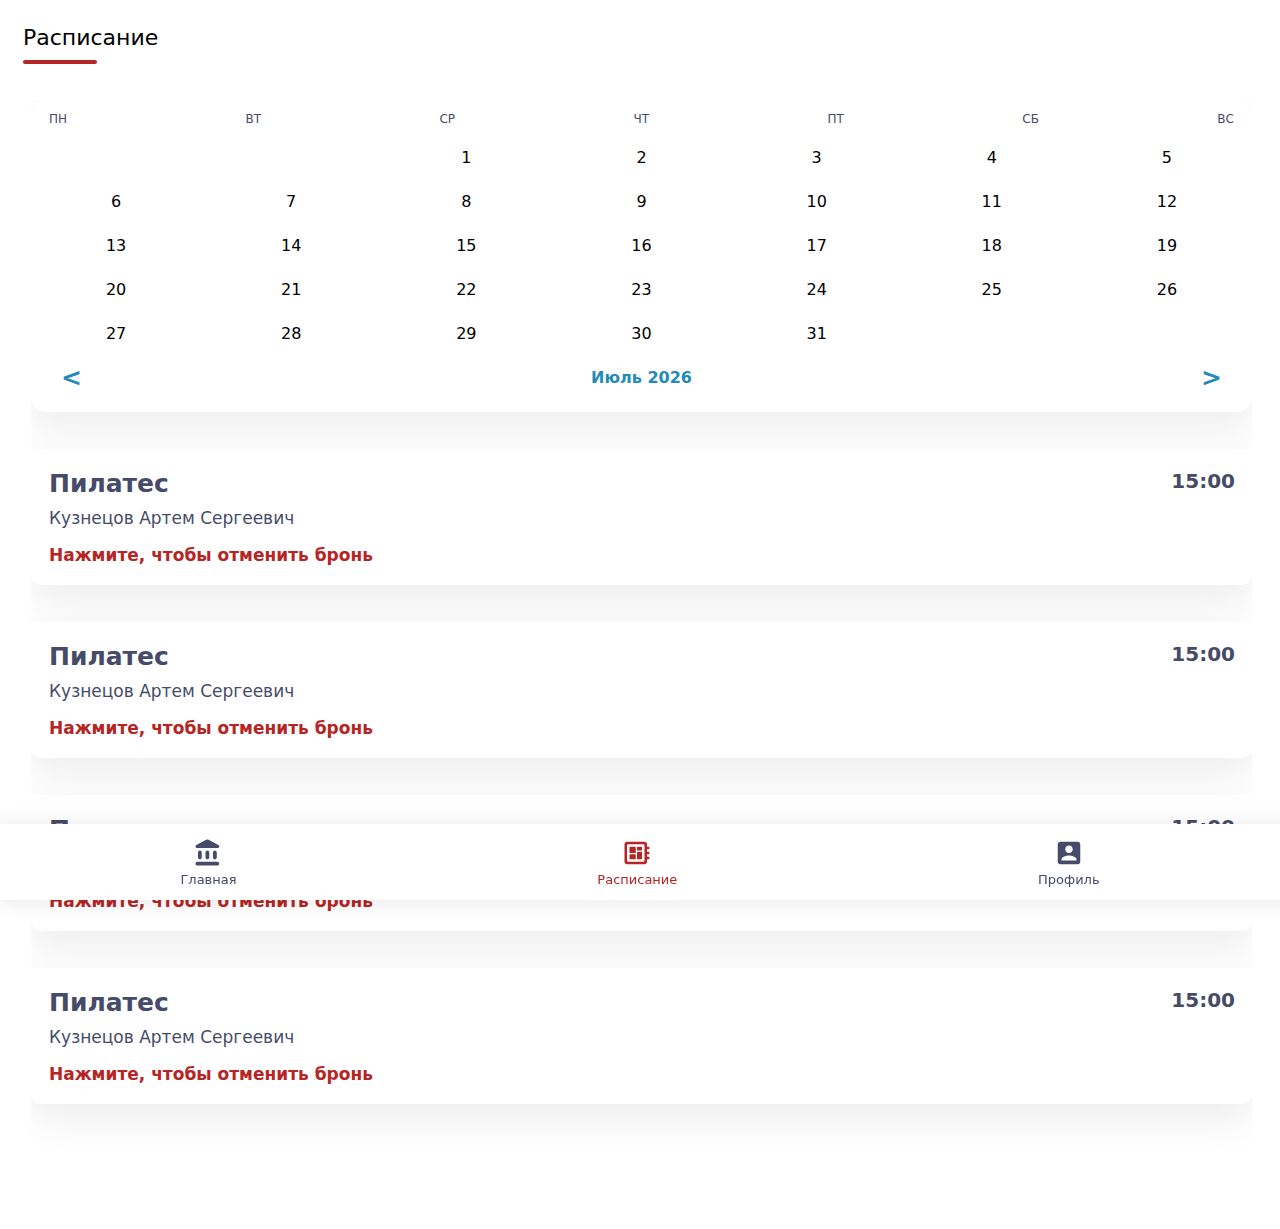
<file: Schedule.html>
<!DOCTYPE html>
<html lang="en">
<head>
    <meta charset="UTF-8">
    <meta name="viewport" content="width=device-width, initial-scale=1.0">
    <title>Document</title>
    <link rel="stylesheet" href="ScheduleStyle.css">
    <script src="js/script.js" defer></script>
</head>
<body>
    <div class="main">
        <div class="main-container">
        <div class="header">
            
            <div id="headerlefttext">
                <p>Расписание</p>
                <hr>
            </div>

        </div>
        <div class="content-container">
        <div class="content">
            <div class="calendar">

                <div class="weekdays">
                    <div>ПН</div>
                    <div>ВТ</div>
                    <div>СР</div>
                    <div>ЧТ</div>
                    <div>ПТ</div>
                    <div>СБ</div>
                    <div>ВС</div>
                </div>
                <div id="days" class="days-grid"></div>
                                <div class="header2">
                    <button id="prevMonth">&lt;</button>
                    <div id="monthYear"></div>
                    <button id="nextMonth">&gt;</button>
                </div>
            </div>


            <div id="content-blocks"  class="content-blocks">
                    <div id="contentopencard" class="content-bottom-side2">
                        <div class="content-bottom-side2-title">
                    <p class="content-bottom-size-title2">Пилатес</p>
                    <div class="stars">
                        <p id="time">15:00</p>
                    </div>
                </div>
                <div class="content-bottom-background">
                    <div>
                    <p class="content-bottom-size-text2">Кузнецов Артем Сергеевич</p>
                </div>
                <p id="cancellation">
                    Нажмите, чтобы отменить бронь
                </p>
                    
                </div>
            </div>
    
        </div>
        <div id="content-blocks"  class="content-blocks">
            <div id="contentopencard" class="content-bottom-side2">
                <div class="content-bottom-side2-title">
            <p class="content-bottom-size-title2">Пилатес</p>
            <div class="stars">
                <p id="time">15:00</p>
            </div>
        </div>
        <div class="content-bottom-background">
            <div>
            <p class="content-bottom-size-text2">Кузнецов Артем Сергеевич</p>
        </div>
        <p id="cancellation">
            Нажмите, чтобы отменить бронь
        </p>
            
        </div>
    </div>

</div>
<div id="content-blocks"  class="content-blocks">
    <div id="contentopencard" class="content-bottom-side2">
        <div class="content-bottom-side2-title">
    <p class="content-bottom-size-title2">Пилатес</p>
    <div class="stars">
        <p id="time">15:00</p>
    </div>
</div>
<div class="content-bottom-background">
    <div>
    <p class="content-bottom-size-text2">Кузнецов Артем Сергеевич</p>
</div>
<p id="cancellation">
    Нажмите, чтобы отменить бронь
</p>
    
</div>
</div>

</div>
<div id="content-blocks"  class="content-blocks">
    <div id="contentopencard" class="content-bottom-side2">
        <div class="content-bottom-side2-title">
    <p class="content-bottom-size-title2">Пилатес</p>
    <div class="stars">
        <p id="time">15:00</p>
    </div>
</div>
<div class="content-bottom-background">
    <div>
    <p class="content-bottom-size-text2">Кузнецов Артем Сергеевич</p>
</div>
<p id="cancellation">
    Нажмите, чтобы отменить бронь
</p>
    
</div>
</div>

</div>

            
        <div class="footer">
            <a href="/Registr.html">
            <div class="footer-icons">
                <img id="searchImage4" src="IMG/account_balancesilver.svg" alt="" style="cursor: pointer;">
                <p id="footerButton1">Главная</p>
            </div>
        </a>
            <a href="Schedule.html" class="footer-icons">
                <img id="searchImage5" src="IMG/developer_boardred.svg" alt="" style="cursor: pointer;">
                <p id="footerButton2">Расписание</p>
            </a>
            <a href="/Profile.html">
            <div class="footer-icons">
                <img id="searchImage6" src="/IMG/account_box.svg" alt="" style="cursor: pointer;">
                <p id="footerButton3">Профиль</p>
            </div>
        </a>
    </div>
    <div id="filter"class="filter">
        <div class="filter-title">
        <p>Фильтр</p>
        <hr class="filter-hr">

    </div>
    <div class="filter-buttons">
        <button>Без мяча</button>
        <button>Только с мячом</button>
        <button>ЛФК</button>
    </div>
    </div>
    

    </div>
</div>
</div>



    

</body>
</html>
</file>
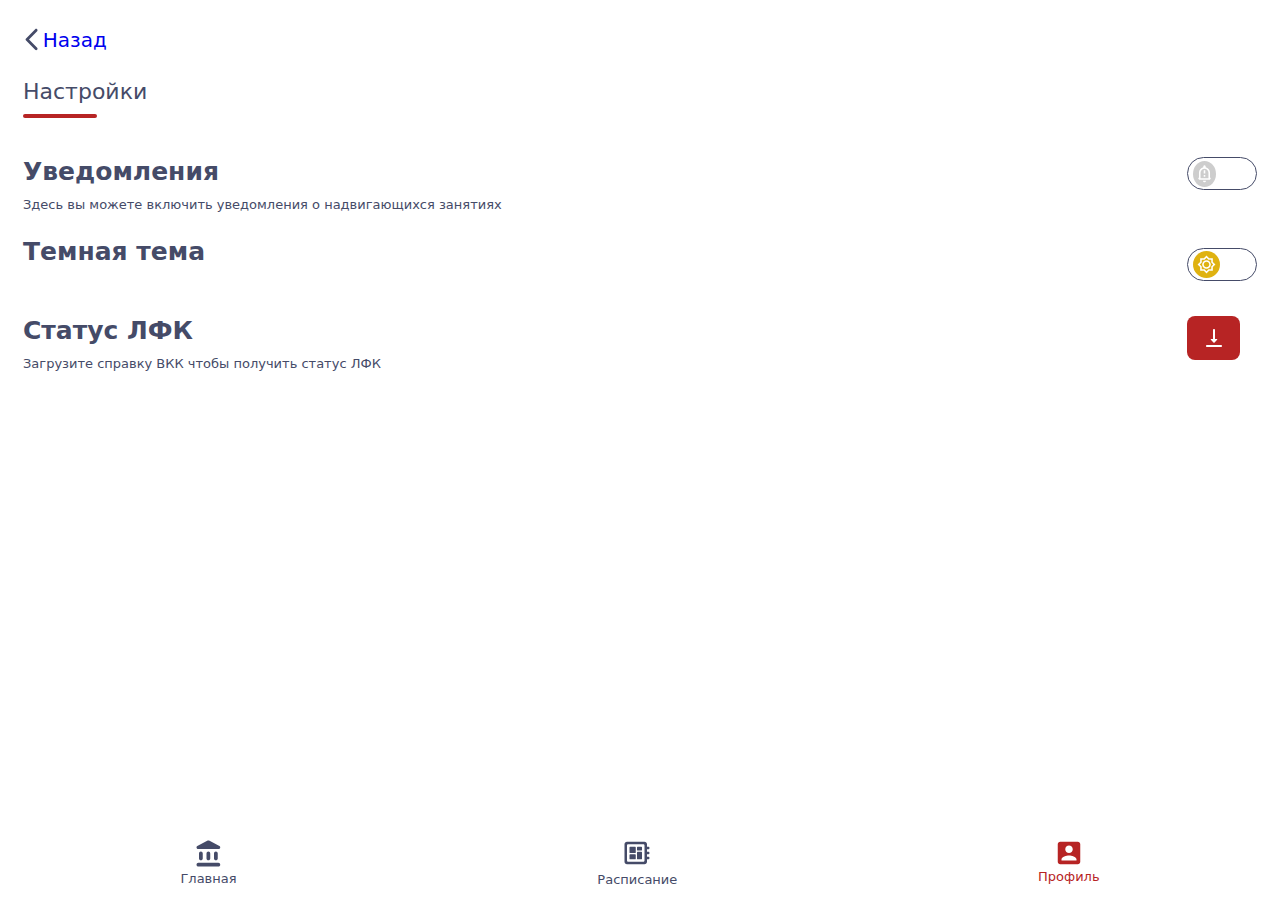
<file: Settings.html>
<!DOCTYPE html>
<html lang="en">
<head>
    <meta charset="UTF-8">
    <meta name="viewport" content="width=device-width, initial-scale=1.0">
    <title>Document</title>
    <link rel="stylesheet" href="SettingStyle.css">
</head>
<body>
    <div class="main">
        <div class="main-container">

        <div class="header">
            <a href="Profile.html" class="back">
                <img src="IMG/arrow.svg" alt="">
                <p style="font-size: 20px;">Назад</p>
            </a>
            <div class="headerright">
            <div id="headerlefttext">
                <p>Настройки</p>
                <hr>
            </div>

        </div>
        <div class="settingsbuttons">
            <div>
                <p style="font-size: 25px; font-weight:600; color: #454B68; ">Уведомления</p>
                <p style="font-size: 13px; margin-top:11px;">Здесь вы можете включить уведомления о надвигающихся занятиях</p>
            </div>
            <div class="swapbuttonblock">
            <div class="swapbutton">
                <img style="background-color: #CDCDCD; border-radius: 50%; padding: 4px;" src="IMG/icons/Vector.svg" alt="">
            </div>
        </div>
        </div>
        <div class="settingsbuttons1">
            <div>
                <p style="font-size: 25px; font-weight:600; color: #454B68; margin-top: 25px; margin-bottom: 50px;">Темная тема</p>
            
            </div>
            <div class="swapbuttonblock">
                <div class="swapbutton">
                    <img style="background-color: #DFB211; border-radius: 50%; padding: 4px;" src="IMG/icons/Vector (1).svg" alt="">
                </div>
            </div>
        </div>
        <div class="settingsbuttons2">
            <div>
                <p style="font-size: 25px; font-weight:600; color: #454B68;">Статус ЛФК</p>
                <p style="font-size: 13px; margin-top:11px;">Загрузите справку ВКК чтобы получить статус ЛФК</p>
            </div>
            <div class="swapbuttonblock1">
                <div class="swapbutton1">
                    <img style="background-color: #B72424;" src="IMG/icons/Vector (2).svg" alt="">
                </div>
            </div>
        </div>
        </div>
        <div class="content-container">
        <div class="content">
        <div class="footer">
            <a href="/Registr.html">
            <div class="footer-icons">
                <img id="searchImage4" src="/IMG/MainGreyIcon.svg" alt="" style="cursor: pointer;">
                <p id="footerButton1">Главная</p>
            </div>
        </a>
            <div class="footer-icons">
                <img id="searchImage5" src="/IMG/developer_board.svg" alt="" style="cursor: pointer;">
                <p id="footerButton2">Расписание</p>
            </div>
            <a href="/Profile.html">
            <div class="footer-icons">
                <img id="searchImage6" src="/IMG/ProfileRedIcon.svg" alt="" style="cursor: pointer;">
                <p id="footerButton3">Профиль</p>
            </div>
        </a>
    </div>
</div>
</div>



    
    <script>
        document.getElementById('searchImage1').addEventListener('click', function() {
    // Затемняем контент при открытии поискового окна
    document.getElementById('overlay').style.display = 'block';
    // Остальной ваш код...
        });

        document.getElementById('searchImage2').addEventListener('click', function() {
            // Скрываем все дивы в header
            var headerDivs = document.querySelectorAll('.header > div');
            headerDivs.forEach(function(div) {
                headerlefttext.style.display = 'none';
                headerlefttext.style.display = 'none';
                searchImage1.style.display = 'none';
                searchImage2.style.display = 'none';


            });

            // Растягиваем окно поиска на весь размер header
            var searchInput = document.getElementById('seacrh');
            seacrh.style.display = 'block';
            seacrh.style.display = 'flex';
            seacrh.style.width = '100%';
            searchInput1.style.display = 'block';
            searchInput1.style.width = '100%';
            headernavigation.style.width = '100%';
            searchInput2.style.display = 'block';
            

        });
        


    </script>
</body>
</html>
</file>
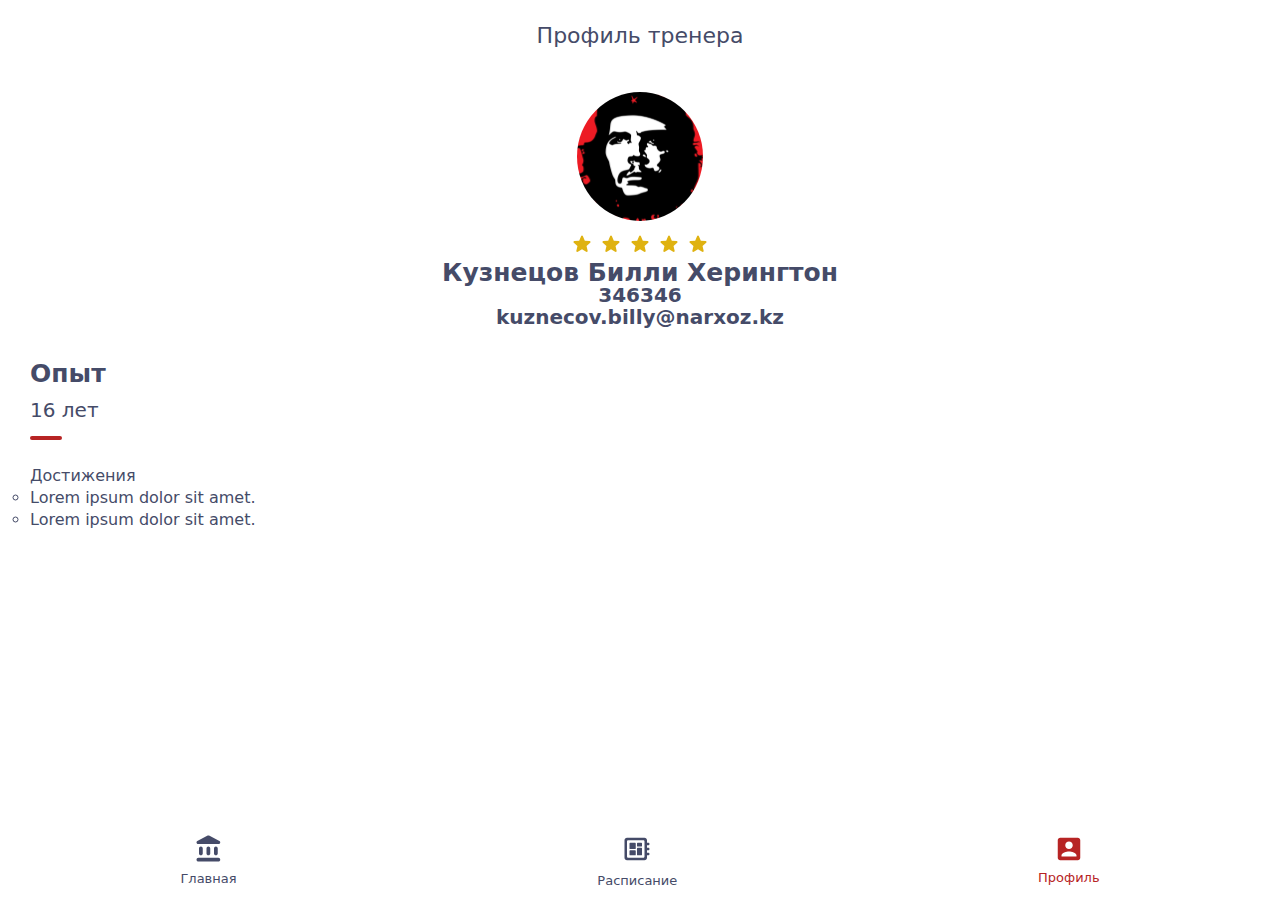
<file: TrainerProfile.html>
<!DOCTYPE html>
<html lang="en">
<head>
    <meta charset="UTF-8">
    <meta name="viewport" content="width=device-width, initial-scale=1.0">
    <title>Document</title>
    <link rel="stylesheet" href="/TrainerProfileStyle.css">
</head>
<body>
    <div class="main">
        <div class="main-container">
        <div class="header">
            
            <div id="headerlefttext">
                <p>Профиль тренера</p>
            </div>
        </div>
        <div class="content-container">
        <div class="content">
            <div class="profile-info">
                <div class="profileavatar">
                    <img class="profileavatar" src="/IMG/1200x1432_0xac120003_19251463531646389694 1.svg" alt="">
                </div>
                <div class="stars">
                    <img src="/IMG/star.svg" alt="">
                    <img src="/IMG/star.svg" alt="">
                    <img src="/IMG/star.svg" alt="">
                    <img src="/IMG/star.svg" alt="">
                    <img src="/IMG/star.svg" alt="">
                </div>
                <p id="USERFIO" class="UserName">Кузнецов Билли Херингтон</p>
                <p id ="ProfileId" class="profileId">346346</p>
                <p id="UserMail" class="UserMail">kuznecov.billy@narxoz.kz</p>
            </div>
            <div class="profile-info2">
            <p style="font-size: 25px; font-weight: bold; line-height: 22px;">Опыт</p>
            <p>16 лет</p>
            <hr class="content-hr1">
            <div class="achievements">
                <p>Достижения</p>
                <ol>
                <ul>
                    <li>Lorem ipsum dolor sit amet.</li>
                    <li>Lorem ipsum dolor sit amet.</li>
                </ul>
            </ol>
            </div>
        </div>
        <div class="footer">
            <a href="/Registr.html">
            <div class="footer-icons">
                <img id="searchImage4" src="/IMG/MainGreyIcon.svg" alt="" style="cursor: pointer;">
                <p id="footerButton1">Главная</p>
            </div>
        </a>
            <div class="footer-icons">
                <img id="searchImage5" src="/IMG/developer_board.svg" alt="" style="cursor: pointer;">
                <p id="footerButton2">Расписание</p>
            </div>
            <a href="/Profile.html">
            <div class="footer-icons">
                <img id="searchImage6" src="/IMG/ProfileRedIcon.svg" alt="" style="cursor: pointer;">
                <p id="footerButton3">Профиль</p>
            </div>
        </a>
    </div>
</div>
</div>



    
    <script>
        document.getElementById('searchImage1').addEventListener('click', function() {
    // Затемняем контент при открытии поискового окна
    document.getElementById('overlay').style.display = 'block';
    // Остальной ваш код...
        });

        document.getElementById('searchImage2').addEventListener('click', function() {
            // Скрываем все дивы в header
            var headerDivs = document.querySelectorAll('.header > div');
            headerDivs.forEach(function(div) {
                headerlefttext.style.display = 'none';
                headerlefttext.style.display = 'none';
                searchImage1.style.display = 'none';
                searchImage2.style.display = 'none';


            });

            // Растягиваем окно поиска на весь размер header
            var searchInput = document.getElementById('seacrh');
            seacrh.style.display = 'block';
            seacrh.style.display = 'flex';
            seacrh.style.width = '100%';
            searchInput1.style.display = 'block';
            searchInput1.style.width = '100%';
            headernavigation.style.width = '100%';
            searchInput2.style.display = 'block';
            

        });
        


    </script>
</body>
</html>
</file>
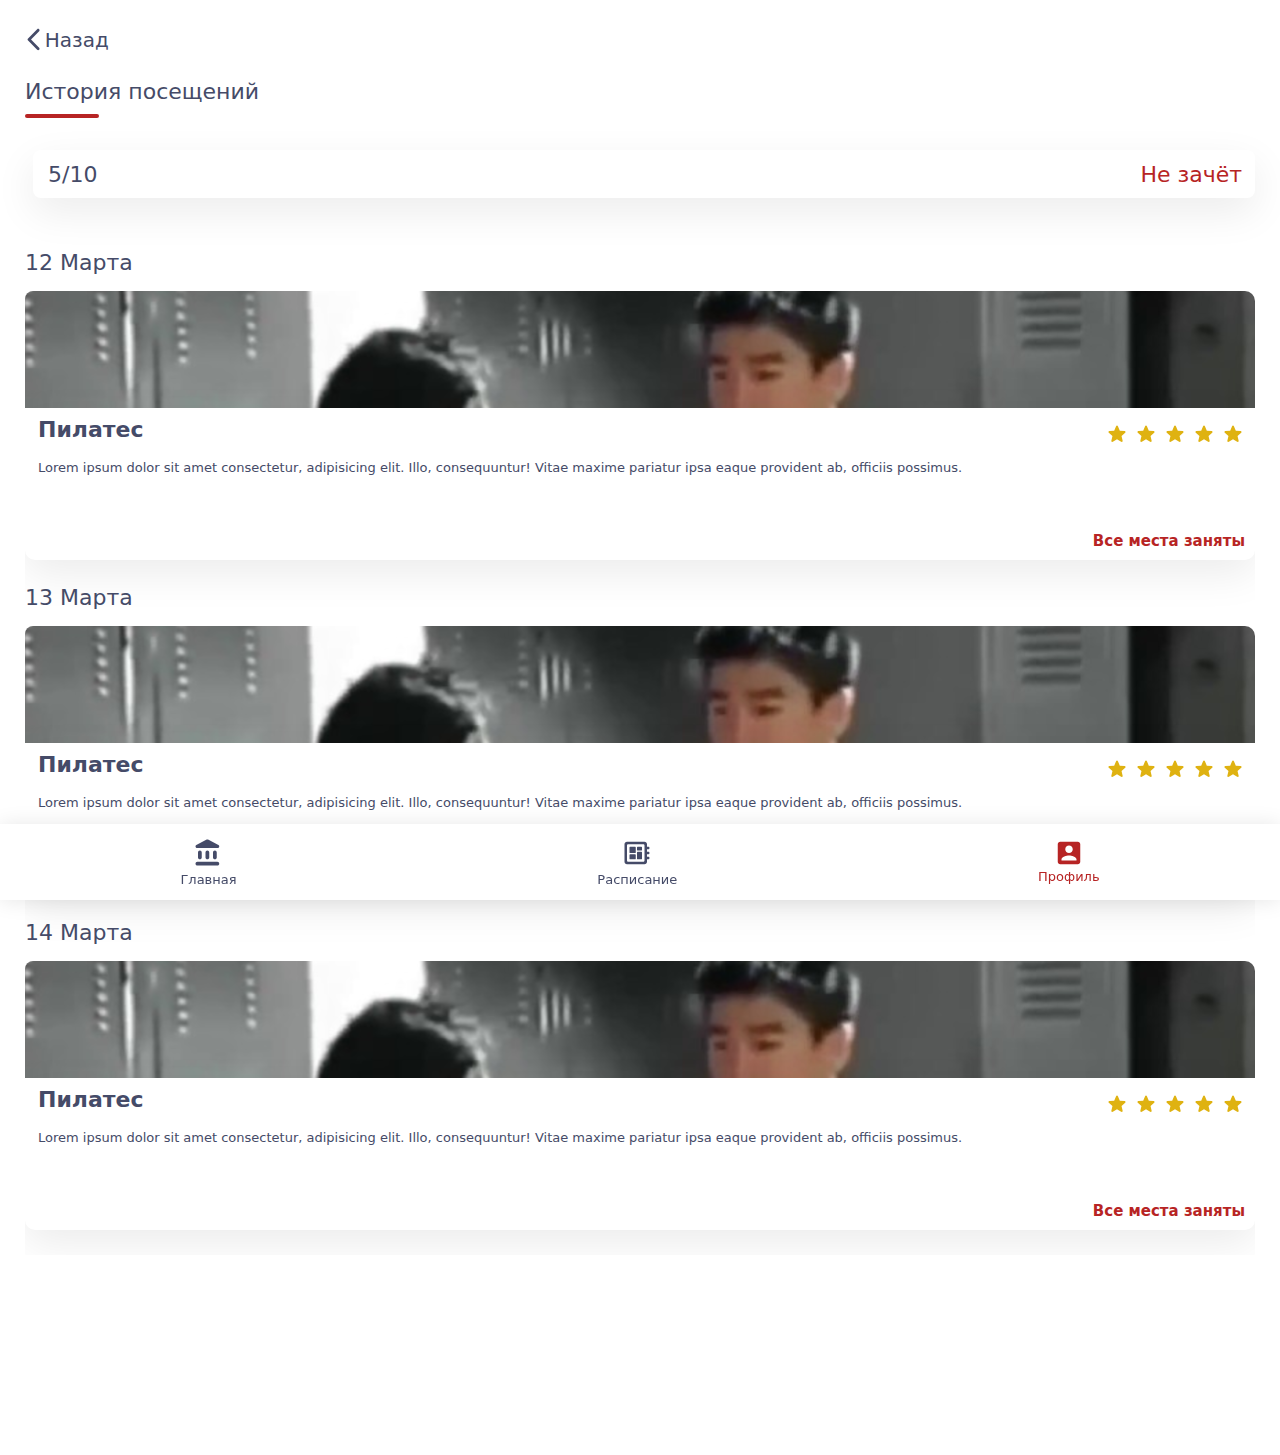
<file: Visit.html>
<!DOCTYPE html>
<html lang="en">
<head>
    <meta charset="UTF-8">
    <meta name="viewport" content="width=device-width, initial-scale=1.0">
    <title>Document</title>
    <link rel="stylesheet" href="VisitStyle.css">
</head>
<body>
    <div class="main">
        <div class="main-container">
        <div class="header">
            <a href="Profile.html" class="back">
                <img src="IMG/arrow.svg" alt="">
                <p style="font-size: 20px;">Назад</p>
            </a>
            <div id="headerlefttext">
                <p>История посещений</p>
                <hr>
            </div>
            <div class="profilescore">
                <p>5/10</p>
                <p class="zachet">Не зачёт</p>
            </div>

        </div>
        <div class="content-container">
        <div class="content">



                <div id="content-blocks"  class="content-blocks">
                    <p id="contentdate">12 Марта</p>
                <div id="content-img2" class="content-img2"></div>
                    <div id="contentopencard" class="content-bottom-side2">
                        <div class="content-bottom-side2-title">
                    <p class="content-bottom-size-title2">Пилатес</p>
                    <div class="stars">
                        <img src="/IMG/star.svg" alt="">
                        <img src="/IMG/star.svg" alt="">
                        <img src="/IMG/star.svg" alt="">
                        <img src="/IMG/star.svg" alt="">
                        <img src="/IMG/star.svg" alt="">
                    </div>
                </div>
                <div class="content-bottom-background">
                    <div class="height: 60px;">
                    <p class="content-bottom-size-text2">Lorem ipsum dolor sit amet consectetur, adipisicing elit. Illo, consequuntur! Vitae maxime pariatur ipsa eaque provident ab, officiis possimus.</p>
                </div>
                    <div style="display: flex; justify-content: right; color:#B72424; font-size:15px; font-weight: bold;">
                    <p>Все места заняты</p>
                </div>
                </div>
            </div>
    
        </div>
        <div id="content-blocks"  class="content-blocks">
            <p id="contentdate">13 Марта</p>
        <div id="content-img2" class="content-img2"></div>
            <div id="contentopencard" class="content-bottom-side2">
                <div class="content-bottom-side2-title">
            <p class="content-bottom-size-title2">Пилатес</p>
            <div class="stars">
                <img src="/IMG/star.svg" alt="">
                <img src="/IMG/star.svg" alt="">
                <img src="/IMG/star.svg" alt="">
                <img src="/IMG/star.svg" alt="">
                <img src="/IMG/star.svg" alt="">
            </div>
        </div>
        <div class="content-bottom-background">
            <div class="height: 60px;">
            <p class="content-bottom-size-text2">Lorem ipsum dolor sit amet consectetur, adipisicing elit. Illo, consequuntur! Vitae maxime pariatur ipsa eaque provident ab, officiis possimus.</p>
        </div>
            <div style="display: flex; justify-content: right; color:#B72424; font-size:15px; font-weight: bold;">
            <p>Все места заняты</p>
        </div>
        </div>
    </div>

</div>
<div id="content-blocks"  class="content-blocks">
    <p id="contentdate">14 Марта</p>
<div id="content-img2" class="content-img2"></div>
    <div id="contentopencard" class="content-bottom-side2">
        <div class="content-bottom-side2-title">
    <p class="content-bottom-size-title2">Пилатес</p>
    <div class="stars">
        <img src="/IMG/star.svg" alt="">
        <img src="/IMG/star.svg" alt="">
        <img src="/IMG/star.svg" alt="">
        <img src="/IMG/star.svg" alt="">
        <img src="/IMG/star.svg" alt="">
    </div>
</div>
<div class="content-bottom-background">
    <div class="height: 60px;">
    <p class="content-bottom-size-text2">Lorem ipsum dolor sit amet consectetur, adipisicing elit. Illo, consequuntur! Vitae maxime pariatur ipsa eaque provident ab, officiis possimus.</p>
</div>
    <div style="display: flex; justify-content: right; color:#B72424; font-size:15px; font-weight: bold;">
    <p>Все места заняты</p>
</div>
</div>
</div>

</div>


            

    <div id="filter"class="filter">
        <div class="filter-title">
        <p>Фильтр</p>
        <hr class="filter-hr">

    </div>
    <div class="filter-buttons">
        <button>Без мяча</button>
        <button>Только с мячом</button>
        <button>ЛФК</button>
    </div>
    </div>
    

    </div>
</div>
</div>
<div class="footer">
    <a href="/Registr.html">
    <div class="footer-icons">
        <img id="searchImage4" src="/IMG/account_balancenormal.svg" alt="" style="cursor: pointer;">
        <p id="footerButton1">Главная</p>
    </div>
</a>
    <div class="footer-icons">
        <img id="searchImage5" src="/IMG/developer_board.svg" alt="" style="cursor: pointer;">
        <p id="footerButton2">Расписание</p>
    </div>
    <a href="/Profile.html">
    <div class="footer-icons">
        <img id="searchImage6" src="IMG/redicon.svg" alt="" style="cursor: pointer;">
        <p id="footerButton3">Профиль</p>
    </div>
</a>
</div>



    
    <script>




        document.getElementById('searchImage1').addEventListener('click', function() {
    // Затемняем контент при открытии поискового окна
    document.getElementById('overlay').style.display = 'block';
    // Остальной ваш код...
        });

        document.getElementById('searchImage1').addEventListener('click', function(event) {
    event.stopPropagation(); // Остановка всплытия события, чтобы не вызывать обработчик document.click
    var headerDivs = document.querySelectorAll('.header > div');
    headerDivs.forEach(function(div) {
        filter.style.display = 'block';
    });
});

document.addEventListener('click', function(event) {
    // Проверяем, было ли нажатие вне блока .filter или его дочерних элементов
    if (!filter.contains(event.target) && event.target.id !== 'searchImage1') {
        // Если нажатие было вне блока .filter и не на searchImage1, скрываем его
        filter.style.display = 'none';
    }
});
        

        document.getElementById('searchImage2').addEventListener('click', function() {
            // Скрываем все дивы в header
            var headerDivs = document.querySelectorAll('.header > div');
            headerDivs.forEach(function(div) {
                headerlefttext.style.display = 'none';
                headerlefttext.style.display = 'none';
                searchImage1.style.display = 'none';
                searchImage2.style.display = 'none';


            });

            // Растягиваем окно поиска на весь размер header
            var searchInput = document.getElementById('seacrh');
            seacrh.style.display = 'block';
            seacrh.style.display = 'flex';
            seacrh.style.width = '100%';
            searchInput1.style.display = 'block';
            searchInput1.style.width = '100%';
            headernavigation.style.width = '100%';
            searchInput2.style.display = 'block';
            

            

        });




        var isContentExpanded = false; // Флаг для отслеживания состояния раскрытия контента

document.getElementById('content-blocks').addEventListener('click', function() {
    // Получаем текущую высоту content-img2
    var currentHeightImg2 = document.getElementById('content-img2').clientHeight;
    
    // Получаем текущую высоту content-bottom-size-text2
    var contentBottomSizeText2 = document.querySelector('.content-bottom-side2 .content-bottom-size-text2');
    var currentHeightBottomSizeText2 = contentBottomSizeText2.clientHeight;

    // Проверяем текущее состояние раскрытия контента
    if (!isContentExpanded) {
        // Если контент не раскрыт, увеличиваем высоту content-img2 и content-bottom-size-text2
        document.getElementById('content-img2').style.height = '283px'; // Изменяем высоту content-img2
        contentBottomSizeText2.style.height = 'auto'; // Изменяем высоту content-bottom-size-text2
        isContentExpanded = true; // Устанавливаем флаг состояния раскрытия контента в true
    } else {
        // Если контент уже раскрыт, возвращаем высоту content-img2 и content-bottom-size-text2 обратно
        document.getElementById('content-img2').style.height = '117px'; // Возвращаем высоту content-img2
        contentBottomSizeText2.style.height = '72px'; // Возвращаем высоту content-bottom-size-text2
        isContentExpanded = false; // Устанавливаем флаг состояния раскрытия контента в false
    }
});



        
        
        


    </script>
</body>
</html>
</file>
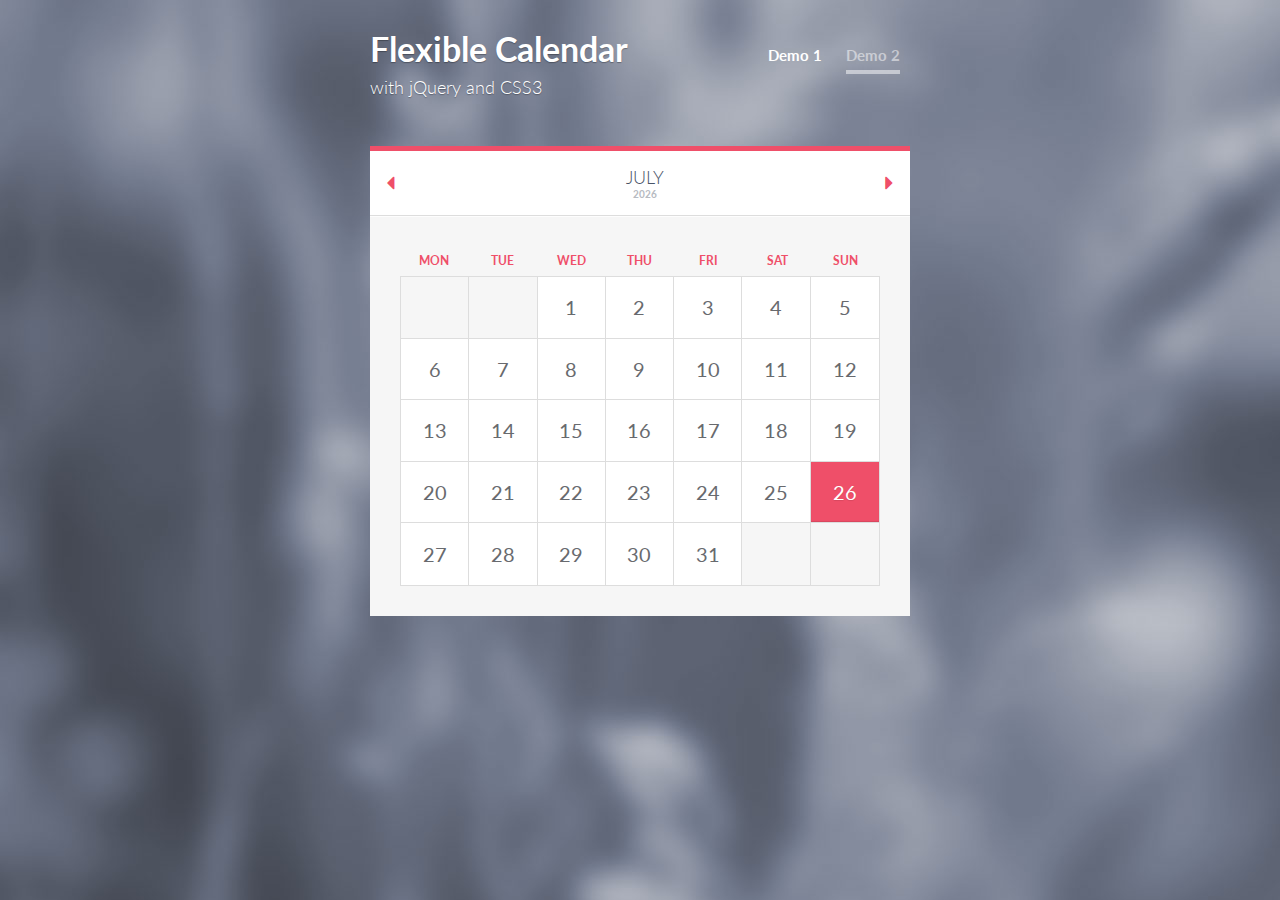
<file: Calendario/index2.html>
<!DOCTYPE html>
<!--[if IE 9]><html class="no-js ie9"><![endif]-->
<!--[if gt IE 9]><!--><html class="no-js"><!--<![endif]-->
	<head>
		<meta charset="UTF-8" />
		<meta http-equiv="X-UA-Compatible" content="IE=edge,chrome=1"> 
		<meta name="viewport" content="width=device-width, initial-scale=1.0"> 
		<title>Flexible Calendar</title>
		<meta name="description" content="Flexible Calendar with jQuery and CSS3" />
		<meta name="keywords" content="responsive, calendar, jquery, plugin, full page, flexible, javascript, css3, media queries" />
		<meta name="author" content="Codrops" />
		<link rel="shortcut icon" href="../favicon.ico"> 
		<link rel="stylesheet" type="text/css" href="css/calendar.css" />
		<link rel="stylesheet" type="text/css" href="css/custom_2.css" />
		<script src="js/modernizr.custom.63321.js"></script>
	</head>
	<body>
		<div class="container">	
			
			<header class="clearfix">
				<h1>Flexible Calendar <span>with jQuery and CSS3</span></h1>
				<nav class="codrops-demos">
					<a href="index.html">Demo 1</a>
					<a class="current-demo" href="index2.html">Demo 2</a>
				</nav>
			</header>
			<section class="main">
				<div class="custom-calendar-wrap">
					<div id="custom-inner" class="custom-inner">
						<div class="custom-header clearfix">
							<nav>
								<span id="custom-prev" class="custom-prev"></span>
								<span id="custom-next" class="custom-next"></span>
							</nav>
							<h2 id="custom-month" class="custom-month"></h2>
							<h3 id="custom-year" class="custom-year"></h3>
						</div>
						<div id="calendar" class="fc-calendar-container"></div>
					</div>
				</div>
			</section>
		</div><!-- /container -->
		<script type="text/javascript" src="http://ajax.googleapis.com/ajax/libs/jquery/1.8.3/jquery.min.js"></script>
		<script type="text/javascript" src="js/jquery.calendario.js"></script>
		<script type="text/javascript" src="js/data.js"></script>
		<script type="text/javascript">	
			$(function() {
			
				var transEndEventNames = {
						'WebkitTransition' : 'webkitTransitionEnd',
						'MozTransition' : 'transitionend',
						'OTransition' : 'oTransitionEnd',
						'msTransition' : 'MSTransitionEnd',
						'transition' : 'transitionend'
					},
					transEndEventName = transEndEventNames[ Modernizr.prefixed( 'transition' ) ],
					$wrapper = $( '#custom-inner' ),
					$calendar = $( '#calendar' ),
					cal = $calendar.calendario( {
						onDayClick : function( $el, $contentEl, dateProperties ) {

							if( $contentEl.length > 0 ) {
								showEvents( $contentEl, dateProperties );
							}

						},
						caldata : codropsEvents,
						displayWeekAbbr : true
					} ),
					$month = $( '#custom-month' ).html( cal.getMonthName() ),
					$year = $( '#custom-year' ).html( cal.getYear() );

				$( '#custom-next' ).on( 'click', function() {
					cal.gotoNextMonth( updateMonthYear );
				} );
				$( '#custom-prev' ).on( 'click', function() {
					cal.gotoPreviousMonth( updateMonthYear );
				} );

				function updateMonthYear() {				
					$month.html( cal.getMonthName() );
					$year.html( cal.getYear() );
				}

				// just an example..
				function showEvents( $contentEl, dateProperties ) {

					hideEvents();
					
					var $events = $( '<div id="custom-content-reveal" class="custom-content-reveal"><h4>Events for ' + dateProperties.monthname + ' ' + dateProperties.day + ', ' + dateProperties.year + '</h4></div>' ),
						$close = $( '<span class="custom-content-close"></span>' ).on( 'click', hideEvents );

					$events.append( $contentEl.html() , $close ).insertAfter( $wrapper );
					
					setTimeout( function() {
						$events.css( 'top', '0%' );
					}, 25 );

				}
				function hideEvents() {

					var $events = $( '#custom-content-reveal' );
					if( $events.length > 0 ) {
						
						$events.css( 'top', '100%' );
						Modernizr.csstransitions ? $events.on( transEndEventName, function() { $( this ).remove(); } ) : $events.remove();

					}

				}
			
			});
		</script>
	</body>
</html>
</file>
<file: EnterCodeMail.css>
*{
    margin: 0;
    padding: 0;
    font-family: system-ui, -apple-system, BlinkMacSystemFont, 'Segoe UI', Roboto, Oxygen, Ubuntu, Cantarell, 'Open Sans', 'Helvetica Neue', sans-serif;
}
body{
    width: 100% auto;
    height: 100% auto;
    padding-left:5px;
    padding-right: 5px;
    margin: 0 auto;
    display: flex;
    justify-content: center;

}
.main-reg{
    height: auto;
}
.main-reg-p1{
    margin-bottom: 6px;
    color:rgb(14, 6, 6);
    font-weight: bold;
    font-size:27px;
}
.main-reg-p2{
    color:#CDCDCD;
    font-size:18px;
    margin-top:6px;
}
hr{
    width: 74px;
    height: 4px;
    background-color: #D60435;
    border-radius: 10px;
    border: none;
}

input[type="text"]{
    color: #CDCDCD;
    width: 331px;
    height: 44px;
    padding-left: 17px;
    border-radius: 10px;
    border: none;
    box-shadow: 0 2px 4px rgba(0, 0, 0, 0.1);
    font-size:17px;

}


.main-registration{
    margin-top:78px;
}

.form2{
    margin-top:36px;
}
.a-text{
    display: flex;
    justify-content: end;
    width: 100%;
    height: auto;
    margin-top:11px;
}
.a-text a{
    text-decoration: none;
    color: #248BB7;
    font-weight: bold;
    font-size: 13px;
}
button{
    width: 100%;
    height: 44px;
    background-color: #D60435;
    border-radius: 10px;
    border:none;
    color:#FFFFFF;
    margin-top:171px;
    font-size:17px;
    font-weight: bold;
    cursor: pointer;
}

button:hover {
    border-color:#FFFFFF; 
}

/* Изменение цвета кнопки при нажатии */
button:active {
    background-color: #D60435; /* Зеленый цвет при нажатии */
    border-color:#FFFFFF; 
    border: 1px solid silver;
    

}



.back{
    margin-top: 25px;
    width: 78px;
    height: 29px;
    display: flex;
    justify-content: space-between;
    box-sizing: border-box;
    margin-bottom: 77px;
    align-items: center;
    text-align: center;
    font-size: 20px;
    font-weight: regular;
    text-decoration: none;
    color:#454B68;
    text-align: center;
  }
.back img{
    width: 13px;
    height: 22.67px;
}
</file>
<file: EnterCodeNumberStyle.css>
*{
    margin: 0;
    padding: 0;
    font-family: system-ui, -apple-system, BlinkMacSystemFont, 'Segoe UI', Roboto, Oxygen, Ubuntu, Cantarell, 'Open Sans', 'Helvetica Neue', sans-serif;
}
body{
    width: 100% auto;
    height: 100% auto;
    padding-left:5px;
    padding-right: 5px;
    margin: 0 auto;
    display: flex;
    justify-content: center;

}
.main-reg{
    height: auto;
}
.main-reg-p1{
    margin-bottom: 6px;
    color:rgb(14, 6, 6);
    font-weight: bold;
    font-size:27px;
}
.main-reg-p2{
    color:#CDCDCD;
    font-size:18px;
    margin-top:6px;
}
hr{
    width: 74px;
    height: 4px;
    background-color: #D60435;
    border-radius: 10px;
    border: none;
}

input[type="text"]{
    color: #CDCDCD;
    width: 331px;
    height: 44px;
    padding-left: 17px;
    border-radius: 10px;
    border: none;
    box-shadow: 0 2px 4px rgba(0, 0, 0, 0.1);
    font-size:17px;

}


.main-registration{
    margin-top:78px;
}

.form2{
    margin-top:36px;
}
.a-text{
    display: flex;
    justify-content: end;
    width: 100%;
    height: auto;
    margin-top:11px;
}
.a-text a{
    text-decoration: none;
    color: #248BB7;
    font-weight: bold;
    font-size: 13px;
}
button{
    width: 100%;
    height: 44px;
    background-color: #D60435;
    border-radius: 10px;
    border:none;
    color:#FFFFFF;
    margin-top:171px;
    font-size:17px;
    font-weight: bold;
    cursor: pointer;
}

button:hover {
    border-color:#FFFFFF; 
}

/* Изменение цвета кнопки при нажатии */
button:active {
    background-color: #D60435; /* Зеленый цвет при нажатии */
    border-color:#FFFFFF; 
    border: 1px solid silver;
    

}



.back{
    margin-top: 25px;
    width: 78px;
    height: 29px;
    display: flex;
    justify-content: space-between;
    box-sizing: border-box;
    margin-bottom: 77px;
    align-items: center;
    text-align: center;
    font-size: 20px;
    font-weight: regular;
    text-decoration: none;
    color:#454B68;
    text-align: center;
  }
.back img{
    width: 13px;
    height: 22.67px;
}
</file>
<file: ForgotMailStyle.css>
*{
    margin: 0;
    padding: 0;
    font-family: system-ui, -apple-system, BlinkMacSystemFont, 'Segoe UI', Roboto, Oxygen, Ubuntu, Cantarell, 'Open Sans', 'Helvetica Neue', sans-serif;
}
body{
    width: 100% auto;
    height: 100% auto;
    padding-left:5px;
    padding-right: 5px;
    margin: 0 auto;
    display: flex;
    justify-content: center;

}
.main-reg{
    height: auto;
}
.main-reg-p1{
    margin-bottom: 6px;
    color:rgb(14, 6, 6);
    font-weight: bold;
    font-size:27px;
}
.main-reg-p2{
    color:#CDCDCD;
    font-size:18px;
    margin-top:6px;
}
hr{
    width: 74px;
    height: 4px;
    background-color: #D60435;
    border-radius: 10px;
    border: none;
}

input[type="text"]{
    color: #CDCDCD;
    width: 331px;
    height: 44px;
    padding-left: 17px;
    border-radius: 10px;
    border: none;
    box-shadow: 0 2px 4px rgba(0, 0, 0, 0.1);
    font-size:17px;

}


.main-registration{
    margin-top:78px;
}

.form2{
    margin-top:36px;
}
.a-text{
    display: flex;
    justify-content: end;
    width: 100%;
    height: auto;
    margin-top:11px;
}
.a-text a{
    text-decoration: none;
    color: #248BB7;
    font-weight: bold;
    font-size: 13px;
}
button{
    width: 100%;
    height: 44px;
    background-color: #D60435;
    border-radius: 10px;
    border:none;
    color:#FFFFFF;
    margin-top:141px;
    font-size:17px;
    font-weight: bold;
    cursor: pointer;
}

button:hover {
    border-color:#FFFFFF; 
}

/* Изменение цвета кнопки при нажатии */
button:active {
    background-color: #D60435; /* Зеленый цвет при нажатии */
    border-color:#FFFFFF; 
    border: 1px solid silver;
    

}


.back{
    margin-top: 25px;
    width: 78px;
    height: 29px;
    display: flex;
    justify-content: space-between;
    box-sizing: border-box;
    margin-bottom: 77px;
    align-items: center;
    text-align: center;
    font-size: 20px;
    font-weight: regular;
    text-decoration: none;
    color:#454B68;
    text-align: center;
  }
.back img{
    width: 13px;
    height: 22.67px;
}
</file>
<file: ForgotNumberStyle.css>
*{
    margin: 0;
    padding: 0;
    font-family: system-ui, -apple-system, BlinkMacSystemFont, 'Segoe UI', Roboto, Oxygen, Ubuntu, Cantarell, 'Open Sans', 'Helvetica Neue', sans-serif;
}
body{
    width: 100% auto;
    height: 100% auto;
    padding-left:5px;
    padding-right: 5px;
    margin: 0 auto;
    display: flex;
    justify-content: center;

}
.main-reg{
    height: auto;
}
.main-reg-p1{
    margin-bottom: 6px;
    color:rgb(14, 6, 6);
    font-weight: bold;
    font-size:27px;
}
.main-reg-p2{
    color:#CDCDCD;
    font-size:18px;
    margin-top:6px;
}
hr{
    width: 74px;
    height: 4px;
    background-color: #D60435;
    border-radius: 10px;
    border: none;
}

input[type="text"]{
    color: #CDCDCD;
    width: 331px;
    height: 44px;
    padding-left: 17px;
    border-radius: 10px;
    border: none;
    box-shadow: 0 2px 4px rgba(0, 0, 0, 0.1);
    font-size:17px;

}


.main-registration{
    margin-top:78px;
}

.form2{
    margin-top:36px;
}
.a-text{
    display: flex;
    justify-content: end;
    width: 100%;
    height: auto;
    margin-top:11px;
}
.a-text a{
    text-decoration: none;
    color: #248BB7;
    font-weight: bold;
    font-size: 13px;
}
button{
    width: 100%;
    height: 44px;
    background-color: #D60435;
    border-radius: 10px;
    border:none;
    color:#FFFFFF;
    margin-top:171px;
    font-size:17px;
    font-weight: bold;
    cursor: pointer;
}

button:hover {
    border-color:#FFFFFF; 
}

/* Изменение цвета кнопки при нажатии */
button:active {
    background-color: #D60435; /* Зеленый цвет при нажатии */
    border-color:#FFFFFF; 
    border: 1px solid silver;
    

}



.back{
    margin-top: 25px;
    width: 78px;
    height: 29px;
    display: flex;
    justify-content: space-between;
    box-sizing: border-box;
    margin-bottom: 77px;
    align-items: center;
    text-align: center;
    font-size: 20px;
    font-weight: regular;
    text-decoration: none;
    color:#454B68;
    text-align: center;
  }
.back img{
    width: 13px;
    height: 22.67px;
}
</file>
<file: LessonProfileStyle.css>
*{
    margin: 0;
    padding: 0;
    font-family: system-ui, -apple-system, BlinkMacSystemFont, 'Segoe UI', Roboto, Oxygen, Ubuntu, Cantarell, 'Open Sans', 'Helvetica Neue', sans-serif;
    line-height: 22px;
    color:#454B68;
}
a{
    text-decoration: none;
}
button{
    cursor: pointer;
    border-radius: 10px;
}
body{
    width: 100% ;
    height: 100%;
}
.main{
    width: 100% auto;
    height: auto;
    display: flex;
    padding-right: 25px;
    padding-left: 25px;
    justify-content: center;
    margin: 0 auto;
}

.main-container{
    width: 100%;
    height: 100%;
    margin-bottom: 100px;
}
.header{
    background-color: #FFFFFF;
    padding-top:25px;
    padding-bottom:20px;
    width: 100%;
    height: auto;
    display: flex;
    justify-content: space-between;
    box-sizing: border-box;
}
.header p{
    font-size:22px;
    font-weight:500;
}
.header hr{
    height: 4px;
    width: 74px;
    margin-top:10px;
    background-color: #B72424;
    border: none;
    border-radius: 10px;
}
#headernavigation{
    width: 100px;
    display: flex;
    justify-content: space-between;
    align-items: center;
}

.content {
    max-width: 100%;
    overflow-y: auto; /* Включаем вертикальную прокрутку */
    -webkit-overflow-scrolling: touch; /* Добавляем плавную прокрутку на мобильных устройствах */
    height: 100%; /* Определяем высоту контента, которая учитывает высоту header и footer */
    margin-top:34px; 
    margin-top: 120px;
}

.content-container{
    width: 100%;
    height: 100%;
    margin-bottom: 100px;
}

.content-blocks {
    /* Ваш текущий CSS */
    width: 100%;
    height: auto;
    box-sizing: border-box;
    margin-bottom: 25px;
    border-radius: 10px;
}

.content-blocks-main-info{
    width: 100%;
    height: auto;
    box-sizing: border-box;
    margin-bottom:25px;
    border-radius: 10px;
}
.content-img{
    background-image: url(IMG/EminemRevival1.svg);
    background-repeat: no-repeat;
    background-size: cover;
    width: 100%;
    height: 117px;
    border-top-left-radius: 8px;    
    border-top-right-radius: 10px;

}

.content-img2{
    background-image: url(IMG/image_254.svg);
    background-repeat: no-repeat;
    background-size: cover;
    border-top-left-radius: 8px;    
    border-top-right-radius: 10px;

}
.img{
    background-repeat: no-repeat;
    background-size: cover;
    border-top-left-radius: 8px;    
    border-top-right-radius: 10px;
}

.content-bottom-side{
    width: 100% auto;
    height: 100% auto;
    background-color: white;
    box-shadow: 0px 14px 40px rgba(0, 0, 0, 0.08);

    padding-top:10px;
    border-bottom-left-radius: 10px;
    border-bottom-right-radius: 10px;
    padding-top: 10px; /* Добавляем отступ сверху */
    padding-bottom: 10px; /* Добавляем отступ снизу */
    padding-left:13px;
    padding-right: 10px;    
}
.content-bottom-size-title{
    font-size:22px;
    font-weight: bold;
    color:#41B724;
    margin-bottom:10px;
}
.content-bottom-size-text{
    font-weight: regular;
    font-size:13px;
    color:#454B68;
    width: 100%;
    max-height: 100%; /* Максимальная высота, после которой текст будет обрезаться */
    overflow-y: hidden; /* Скрыть вертикальную прокрутку */
    white-space: normal; /* Позволить тексту переноситься на новую строку */
    text-overflow: ellipsis; /* Обрезать текст с троеточием */
}
.content-hr{
    margin: 0 auto;
    margin-bottom:25px;
    margin-top:25px;
    height: 4px;
    width: 95px;
    border-radius: 10px;
    border: none;
    background-color: #B72424;

}

.footer {
    height: 63px;
    align-items: center;
    display:flex;
    justify-content: space-around;
    background-color: #FFFFFF;
    box-shadow: 0px 1px 20px rgba(0, 0, 0, 0.1);
}
.footer-icons {
    align-items: center;
    text-align: center;
}

.footer-icons img{
    width: 30px;
    height: 30px;
}

.header, .footer {
    position: fixed;
    width: 100%;
}

.header{
    top:0;
}
.footer{
    bottom: 0;
    padding-left:0px;
    padding-bottom:6px;
    padding-top:7px;
}

#footerButton1{
    font-size:13px;
    color:#454B68;
    font-weight:500;
}

#footerButton2{
    font-size:13px;
    color:#454B68;
    font-weight:500;
}

#footerButton3{
    font-size:13px;
    color:#B72424;
    font-weight:500;
}
#searchInput1{
    display:none;
    width: 100%;
    height: 44px;
    background-color: #FFFFFF;
    border:none;
}
.search-input {
    background-image: url("/IMG/VectorSearch.svg");
    background-repeat: no-repeat;
    background-position: left center;
    padding-left: 30px; /* Учитываем ширину иконки */
    padding-right:30px;
    background-size: 17.76px;
    font-size: 17px;
    color: #CDCDCD;
    border-radius: 8px;
}

#searchInput2{
    display:none;
}

.search-form{
    display:none;
    justify-content: center;
    align-items: center;
    text-align: center;
    width: 0px;
    height: auto;
    border: 1px solid black;
    border-radius: 10px;
}

.search-form_txt{
    font-size:17px;
    color:#CDCDCD;
}

.search-form button{
    border: none;
}
.search-form_txt:hover{
    border: none;
}
a{
    text-decoration: none;
}

.content-bottom-side2{
    /* Ваш текущий CSS */
    width: 100%;
    height: auto;
    padding-bottom: 10px;
    background-color: white;
    box-sizing: border-box;
    box-shadow: 0px 14px 40px rgba(0, 0, 0, 0.08);
    border-bottom-left-radius: 10px;
    border-bottom-right-radius: 10px;
    padding-left: 13px;
    padding-right: 10px;
    /* Новые стили */
    overflow: hidden; /* Скрываем текст, который не помещается в блок */
}
.content-bottom-size-title2{
    font-size:22px;
    font-weight: bold;
    color:#454B68;
}
.content-bottom-size-text2{
    font-size:13px;
    color:#454B68;
    width: 100% auto;
    height: 100% auto;
    overflow-y: auto;
    overflow-x: hidden;
    white-space:normal;
    text-overflow: ellipsis;
}



.content-bottom-side2-title{
    display: flex;
    justify-content: space-between;
    padding-top:9px;
    margin-bottom:10px;

}

.stars img{
    padding-top:5px;
}



.filter{
    display: none;
    width: 100%;
    border: none;
    position: fixed;
    background-color: #FFFFFF;
    bottom:0;  
    background-color: rgb(248,248,248);
}

.filter p{
    margin-top:34px;
    font-size:22px;
    font-weight: bold;
    color:#454B68;
}

.filter-hr{
    background-color: #B72424;
    border: none;
    width: 38px;
    height: 4px;
    margin-top: 6px;
    border-radius: 15px;
}

.filter-title{
    width: 78px;
    height: auto;
    margin-left:25px;
}
.filter-buttons{
    width: 100% auto;
    height: auto;
    padding-left: 30px;
    padding-right: 30px;
    padding-bottom:35px ;
    

}
.filter-buttons button{
    border: none;
    color: #B72424;
    background-color: #FFFFFF;
    border-radius: 10px;
    width: 100%;
    height: 44px;
    margin-top: 20px;
    font-size: 22px;
    box-shadow: 0px 14px 40px rgba(0, 0, 0, 0.08);
    background-color: rgb(248,248,248);
}


.filter-buttons button:hover {
    background-color:#B72424 ;
    color:#FFFFFF;
}







.content-bottom-side2 .content-bottom-size-text2 {
    /* Новые стили */
    height: 72px; /* Ограничиваем максимальную ширину текста */
     /* Запрещаем перенос текста на новую строку */
    overflow: hidden; /* Скрываем текст, который не помещается в блок */
    text-overflow: ellipsis; /* Добавляем многоточие для обозначения обрезанного текста */
}



.history{
    width: 100%;
    height: 66px;
    background-color: #FFFFFF;
    display: flex;
    align-items: center;
    justify-content: space-between;
    padding-right: 30px;
    padding-left: 25px;
    box-sizing: border-box;
    border-radius: 8px;
    margin-top: 35px;
    box-shadow: 0px 2px 4px rgba(0, 0, 0, 0.1);
    font-size: 20px;
  }
  .review{
    width: 100%;
    height: 66px;
    background-color: #FFFFFF;
    display: flex;
    align-items: center;
    justify-content: space-between;
    padding-right: 30px;
    padding-left: 25px;
    box-sizing: border-box;
    border-radius: 8px;
    margin-top: 35px;
    box-shadow: 0px 2px 4px rgba(0, 0, 0, 0.1);
    font-size: 20px;
  }
  
  .settings{
    width: 100%;
    height: 66px;
    background-color: #FFFFFF;
    display: flex;
    align-items: center;
    justify-content: space-between;
    padding-right: 30px;
    padding-left: 25px;
    box-sizing: border-box;
    border-radius: 8px;
    margin-top: 35px;
    box-shadow: 0px 2px 4px rgba(0, 0, 0, 0.1);
    font-size: 20px;
  }
  .camera{
    position: absolute;
  }
  .back{
    margin-top: 25px;
    width: 86px;
    height: 29px;
    display: flex;
    justify-content: space-around;
    box-sizing: border-box;
    margin-bottom:25px;
    align-items: center;
    text-align: center;
    font-size: 20px;
    font-weight: regular;
    color:#454B68;
  }
.back img{
    width: 13px;
    height: 22.67px;
}
  .header{
    margin-top: auto;
    display: block;
    padding-top:0px;
    color:#454B68;
  }

  .headerright{
    display: flex;
    justify-content: space-between;
  }
  #headerlefttext{
    width: 100% auto;
  }
#headerlefttext p{
    font-size:22px;
    font-weight:500;
}
.swapbutton{
    width: 70px;
    height: 33px;
    border: 1px solid #454B68;
    margin-left: 11px;
    border-radius: 16.5px;
    align-items: center;
    display: flex;
    justify-content: left;
    padding-left: 5px;
    padding-top: 3px;
    padding-bottom: 3px;
    box-sizing: border-box;
}
.settingsbuttons{
    display: flex;
    justify-content: space-between;
    margin-top: 39px;
}
.settingsbuttons1{
    display: flex;
    justify-content: space-between;
    align-items: center;
}
.settingsbuttons2{
    display: flex;
    justify-content: space-between;
}
.swapbuttonblock{
    width: auto;
}
.swapbutton1{
    width: 53px;
    height: 44px;
    align-items: center;
    display: flex;
    padding-left: 15px;
    padding-top: 10px;
    padding-right: 14px;
    padding-bottom: 10px;
    border-radius: 8px;
    background-color: #B72424;
    align-items: center;
    display: flex;
    justify-content: center;
    box-sizing: border-box;
}
.swapbuttonblock1{
    margin-left: 11px;
    width: 70px;
    height: 33px;
    display: flex;
    justify-content: left;
}

.profilescore{
    display: flex;
    justify-content: space-between;
    padding-left: 15px;
    padding-right: 13px;
    padding-top: 12px;
    padding-bottom: 11px;
    box-shadow: 0px 14px 40px rgba(0, 0, 0, 0.08);
    border-radius: 8px;
    margin-top: 32px;
    margin-left: 8px;
    margin-right: 50px;
    font-size: 22px;
    color:#454B68;
}

#contentdate{
    font-size: 22px;
    font-weight:500;
    color: #454B68;
    margin-bottom: 16px;
}
.zachet{
    color:#B72424;
}

.lessonprofileinfo{
    width: 100%;
    height: 100%;
    margin-top: 100px;
}
.profileimage{
    background-image: url(IMG/women.svg);
    width: 100%;
    height: 283px;
    background-size: cover;
    background-repeat: no-repeat;
    border-radius: 10px;

}

.TypeAndGrade{
    display: flex;
    justify-content: space-between;
    margin-top: 27px;
}



.sportblock{
    display: flex;
    justify-content: left;
    flex-wrap: wrap;
}
.type{
    font-size: 19px;
    font-weight: medium;
    color:#FFFFFF;
    padding-top:4px;
    padding-bottom:4px;
    padding-left:11px;
    padding-right:11px;
    box-sizing: border-box;
    border-radius: 16.5px;
}

.type1{
    background-color: #248BB7;
}

.type2{
    background-color: #B72424;
}
.type3{
    background-color: #41B724;
}
.type4{
    background-color: #454B68;
}

.type:nth-child(odd){
    margin-right: 18px;
}

.sportblock{
    margin-top:14px;
}
.sportblock:first-child{
    margin-top: 19px;
}

.SectionInfo{

    margin-top: 22px;
    width: 100%;
    height: 100% auto;
}

.SectionInfoBlock{
    width: 100%;
    display: flex;
    justify-content: center;
}
.map iframe{
    width: 100%;
    height: 170px;
    border: 1px solid black;;
    margin-top: 18px;
}
.ShowTrainers{
    width: 100%;
    height: auto;
    padding: 11px 0px 11px 0px;
    box-sizing: border-box;
    background-color: #B72424;
    color: #FFFFFF;
    font-size: 17px;
    line-height: 22px;
    font-weight: bold;
    margin-top: 33px;
    border: none;
}

.TrainerText{
    font-size: 22px;
    font-weight: bold;
    color: #454B68;
    margin-top:29px;    
}
.TrainerHr{
    border-radius: 2px;
    background-color: #B72424;
    border: none;
    width: 74px;
    height: 4px;
    margin-top: 10px;
}

.TrainersBlocks{
    display: flex;
    width:  100%;
    height: 100% auto;
    border-radius: 8px;
    margin-top: 19px;
    padding: 13px 14px 11.6px 15px;
    justify-content: space-between;
    box-sizing: border-box;
    box-shadow: 0px 14px 40px rgba(0, 0, 0, 0.08);
}

.TrainersBlocksGroup{
    width: 100%;
    height: 100% auto;
}


.TrainerBlockInfo{
    margin-left: 15px;
}

.TrainersBlocks:first-child{
    margin-top: 32px;
}

.StudentsGrades{
    width: 100%;
    height: 170px;
    border: 1px solid black;
    margin-top: 32px;
    padding-top: 10px;
    padding-left: 20px;
    padding-right: 20px;
    box-sizing: border-box;
}


.trainerStars img{
}
.trainerStars{
    margin-top: 6px;
    display: flex;
    justify-content: flex-end;
}

.TrainerBlockImg img{
    width: 76px;
    height: 76px;
    border-radius: 50%;
}

.TrainerBlockInfo :nth-child(1){
    font-size: 17px;
    font-weight: bold;
    color: #454B68;
}
.TrainerBlockInfo :nth-child(2){
    font-size: 17px;
    font-weight:normal;
    color: #454B68;
}
</file>
<file: MainStyle.css>
*{
    margin: 0;
    padding: 0;
    font-family: system-ui, -apple-system, BlinkMacSystemFont, 'Segoe UI', Roboto, Oxygen, Ubuntu, Cantarell, 'Open Sans', 'Helvetica Neue', sans-serif;
    box-sizing: border-box;
}
body{
    width: 100% auto;
    height: 100% auto;
    padding-left:5px;
    padding-right: 5px;
    margin: 0 auto;
    display: flex;
    justify-content: center;

}
.main-reg{
    height: auto;
    margin-top:112px;
}
.main-reg-p1{
    margin-bottom: 6px;
    color:rgb(14, 6, 6);
    font-weight: bold;
    font-size:27px;
}
.main-reg-p2{
    color:#CDCDCD;
    font-size:18px;
    margin-top:6px;
}
hr{
    width: 74px;
    height: 4px;
    background-color: #D60435;
    border-radius: 10px;
    border: none;
}

input[type="text"]{
    color: #CDCDCD;
    width: 331px;
    height: 44px;
    padding-left: 17px;
    border-radius: 10px;
    border: none;
    box-shadow: 0 2px 4px rgba(0, 0, 0, 0.1);
    font-size:17px;

}


.main-registration{
    margin-top:50px;
}

.form2{
    margin-top:36px;
}
.a-text{
    display: flex;
    justify-content: end;
    width: 100%;
    height: auto;
    margin-top:9px;
}
.a-text a{
    text-decoration: none;
    color: #248BB7;
    font-weight: bold;
    font-size: 13px;
}
button{
    width: 100%;
    height: 44px;
    background-color: #D60435;
    border-radius: 10px;
    border:none;
    color:#FFFFFF;
    margin-top:40px;
    font-size:17px;
    font-weight: bold;
    cursor: pointer;
}

button:hover {
    border-color:#FFFFFF; 
}

/* Изменение цвета кнопки при нажатии */
button:active {
    background-color: #D60435; /* Зеленый цвет при нажатии */
    border-color:#FFFFFF; 
    border: 1px solid silver;

}


.studentorteacher{
    display: flex;
    justify-content: space-between;
    margin-top: 20px;
    
}
.studentorteacher a {
    border-radius: 10px;
    /* padding: 5px; */
    width: 45%;
    /* background-color: #D60435; */
    color:#CDCDCD;
    
    font-size: 17px;
    font-weight: 500;
    text-decoration: none;
}
.studentorteacher a:nth-child(1){
    text-align: right;
    color:#41B724;
}
.studentorteacher a:nth-child(2){
    text-align: left;
    color:#D60435;
}
</file>
<file: MyReviewsStyle.css>
*{
    margin: 0;
    padding: 0;
    font-family: system-ui, -apple-system, BlinkMacSystemFont, 'Segoe UI', Roboto, Oxygen, Ubuntu, Cantarell, 'Open Sans', 'Helvetica Neue', sans-serif;
}
a{
    text-decoration: none;
}
button{
    cursor: pointer;
    border-radius: 10px;
}
body{
    width: 100% ;
    height: 100%;
}
.main{
    width: 100% auto;
    height: auto;
    display: flex;
    padding-right: 25px;
    padding-left: 25px;
    justify-content: center;
    margin: 0 auto;
}

.main-container{
    width: 100%;
    height: 100%;
    margin-bottom: 100px;
}
.header{
    background-color: #FFFFFF;
    padding-top:25px;
    padding-bottom:20px;
    width: 100%;
    height: auto;
    display: flex;
    justify-content: space-between;
    box-sizing: border-box;
}
.header p{
    font-size:22px;
    font-weight:500;
}
.header hr{
    height: 4px;
    width: 74px;
    margin-top:10px;
    background-color: #B72424;
    border: none;
    border-radius: 10px;
}
#headernavigation{
    width: 100px;
    display: flex;
    justify-content: space-between;
    align-items: center;
}

.content {
    max-width: 100%;
    overflow-y: auto; /* Включаем вертикальную прокрутку */
    -webkit-overflow-scrolling: touch; /* Добавляем плавную прокрутку на мобильных устройствах */
    height: 100%; /* Определяем высоту контента, которая учитывает высоту header и footer */
    margin-top:34px; 
    margin-top: 120px;
}

.content-container{
    width: 100%;
    height: 100%;
    margin-top: 150px;
    margin-bottom: 50x;
}

.content-blocks {
    /* Ваш текущий CSS */
    width: 100%;
    height: auto;
    box-sizing: border-box;
    margin-bottom: 25px;
    border-radius: 10px;
}

.content-blocks-main-info{
    width: 100%;
    height: auto;
    box-sizing: border-box;
    margin-bottom:25px;
    border-radius: 10px;
}
.content-img{
    background-image: url(IMG/EminemRevival1.svg);
    background-repeat: no-repeat;
    background-size: cover;
    width: 100%;
    height: 117px;
    border-top-left-radius: 8px;    
    border-top-right-radius: 10px;

}

.content-img2{
    background-image: url(IMG/image_254.svg);
    background-repeat: no-repeat;
    background-size: cover;
    width: 100%;
    height: 117px;
    border-top-left-radius: 8px;    
    border-top-right-radius: 10px;

}

.content-bottom-side{
    width: 100% auto;
    height: 100% auto;
    background-color: white;
    box-shadow: 0px 14px 40px rgba(0, 0, 0, 0.08);

    padding-top:10px;
    border-bottom-left-radius: 10px;
    border-bottom-right-radius: 10px;
    padding-top: 10px; /* Добавляем отступ сверху */
    padding-bottom: 10px; /* Добавляем отступ снизу */
    padding-left:13px;
    padding-right: 10px;    
}
.content-bottom-size-title{
    font-size:22px;
    font-weight: bold;
    color:#41B724;
    margin-bottom:10px;
}
.content-bottom-size-text{
    font-weight: regular;
    font-size:13px;
    color:#454B68;
    width: 100%;
    max-height: 100%; /* Максимальная высота, после которой текст будет обрезаться */
    overflow-y: hidden; /* Скрыть вертикальную прокрутку */
    white-space: normal; /* Позволить тексту переноситься на новую строку */
    text-overflow: ellipsis; /* Обрезать текст с троеточием */
}
.content-hr{
    margin: 0 auto;
    margin-bottom:25px;
    margin-top:25px;
    height: 4px;
    width: 95px;
    border-radius: 10px;
    border: none;
    background-color: #B72424;

}

.footer {
    height: 63px;
    align-items: center;
    display:flex;
    justify-content: space-around;
    background-color: #FFFFFF;
    box-shadow: 0px 1px 20px rgba(0, 0, 0, 0.1);
}
.footer-icons {
    align-items: center;
    text-align: center;
}

.header, .footer {
    position: fixed;
    width: 100%;
}

.header{
    top:0;
}
.footer{
    bottom: 0;
    padding-left:0px;
    padding-bottom:6px;
    padding-top:7px;
}

#footerButton1{
    font-size:13px;
    color:#454B68;
    font-weight:500;
}

#footerButton2{
    font-size:13px;
    color:#454B68;
    font-weight:500;
}

#footerButton3{
    font-size:13px;
    color:#B72424;
    font-weight:500;
}
#searchInput1{
    display:none;
    width: 100%;
    height: 44px;
    background-color: #FFFFFF;
    border:none;
}
.search-input {
    background-image: url("/IMG/VectorSearch.svg");
    background-repeat: no-repeat;
    background-position: left center;
    padding-left: 30px; /* Учитываем ширину иконки */
    padding-right:30px;
    background-size: 17.76px;
    font-size: 17px;
    color: #CDCDCD;
    border-radius: 8px;
}

#searchInput2{
    display:none;
}

.search-form{
    display:none;
    justify-content: center;
    align-items: center;
    text-align: center;
    width: 0px;
    height: auto;
    border: 1px solid black;
    border-radius: 10px;
}

.search-form_txt{
    font-size:17px;
    color:#CDCDCD;
}

.search-form button{
    border: none;
}
.search-form_txt:hover{
    border: none;
}
a{
    text-decoration: none;
}

.content-bottom-side2{
    /* Ваш текущий CSS */
    width: 100%;
    height: auto;
    padding-bottom: 10px;
    background-color: white;
    box-sizing: border-box;
    box-shadow: 0px 14px 40px rgba(0, 0, 0, 0.08);
    border-bottom-left-radius: 10px;
    border-bottom-right-radius: 10px;
    padding-left: 13px;
    padding-right: 10px;
    /* Новые стили */
    overflow: hidden; /* Скрываем текст, который не помещается в блок */
}
.content-bottom-size-title2{
    font-size:25px;
    font-weight: bold;
    color:#454B68;
}
.content-bottom-size-text2{
    font-size:13px;
    color:#454B68;
    width: 100% auto;
    height: 100% auto;
    overflow-y: auto;
    overflow-x: hidden;
    white-space:normal;
    text-overflow: ellipsis;
}



.content-bottom-side2-title{
    display: flex;
    justify-content: space-between;
    padding-top:9px;
    margin-bottom:10px;

}

.stars img{
    padding-top:5px;
}
.stars{
    display: flex;
    justify-content: space-between;
    align-items: center;
    font-size: 17px;
    font-weight: bold;
    color:#DFB211;
}


.filter{
    display: none;
    width: 100%;
    border: none;
    position: fixed;
    background-color: #FFFFFF;
    bottom:0;  
    background-color: rgb(248,248,248);
}

.filter p{
    margin-top:34px;
    font-size:22px;
    font-weight: bold;
    color:#454B68;
}

.filter-hr{
    background-color: #B72424;
    border: none;
    width: 38px;
    height: 4px;
    margin-top: 6px;
    border-radius: 15px;
}

.filter-title{
    width: 78px;
    height: auto;
    margin-left:25px;
}
.filter-buttons{
    width: 100% auto;
    height: auto;
    padding-left: 30px;
    padding-right: 30px;
    padding-bottom:35px ;
    

}
.filter-buttons button{
    border: none;
    color: #B72424;
    background-color: #FFFFFF;
    border-radius: 10px;
    width: 100%;
    height: 44px;
    margin-top: 20px;
    font-size: 22px;
    box-shadow: 0px 14px 40px rgba(0, 0, 0, 0.08);
    background-color: rgb(248,248,248);
}


.filter-buttons button:hover {
    background-color:#B72424 ;
    color:#FFFFFF;
}







.content-bottom-side2 .content-bottom-size-text2 {
    /* Новые стили */
    height: 72px; /* Ограничиваем максимальную ширину текста */
     /* Запрещаем перенос текста на новую строку */
    overflow: hidden; /* Скрываем текст, который не помещается в блок */
    text-overflow: ellipsis; /* Добавляем многоточие для обозначения обрезанного текста */
}



.history{
    width: 100%;
    height: 66px;
    background-color: #FFFFFF;
    display: flex;
    align-items: center;
    justify-content: space-between;
    padding-right: 30px;
    padding-left: 25px;
    box-sizing: border-box;
    border-radius: 8px;
    margin-top: 35px;
    box-shadow: 0px 2px 4px rgba(0, 0, 0, 0.1);
    font-size: 20px;
  }
  .review{
    width: 100%;
    height: 66px;
    background-color: #FFFFFF;
    display: flex;
    align-items: center;
    justify-content: space-between;
    padding-right: 30px;
    padding-left: 25px;
    box-sizing: border-box;
    border-radius: 8px;
    margin-top: 35px;
    box-shadow: 0px 2px 4px rgba(0, 0, 0, 0.1);
    font-size: 20px;
  }
  
  .settings{
    width: 100%;
    height: 66px;
    background-color: #FFFFFF;
    display: flex;
    align-items: center;
    justify-content: space-between;
    padding-right: 30px;
    padding-left: 25px;
    box-sizing: border-box;
    border-radius: 8px;
    margin-top: 35px;
    box-shadow: 0px 2px 4px rgba(0, 0, 0, 0.1);
    font-size: 20px;
  }
  .camera{
    position: absolute;
  }
  .back{
    margin-top: 25px;
    width: 86px;
    height: 29px;
    display: flex;
    justify-content: space-around;
    box-sizing: border-box;
    margin-bottom:25px;
    align-items: center;
    text-align: center;
    font-size: 20px;
    font-weight: regular;
    color:#454B68;
  }
.back img{
    width: 13px;
    height: 22.67px;
}
  .header{
    margin-top: auto;
    display: block;
    padding-top:0px;
    color:#454B68;
  }

  .headerright{
    display: flex;
    justify-content: space-between;
  }
  #headerlefttext{
    width: 100% auto;
  }
#headerlefttext p{
    font-size:22px;
    font-weight:500;
}
.swapbutton{
    width: 70px;
    height: 33px;
    border: 1px solid #454B68;
    margin-left: 11px;
    border-radius: 16.5px;
    align-items: center;
    display: flex;
    justify-content: left;
    padding-left: 5px;
    padding-top: 3px;
    padding-bottom: 3px;
    box-sizing: border-box;
}
.settingsbuttons{
    display: flex;
    justify-content: space-between;
    margin-top: 39px;
}
.settingsbuttons1{
    display: flex;
    justify-content: space-between;
    align-items: center;
}
.settingsbuttons2{
    display: flex;
    justify-content: space-between;
}
.swapbuttonblock{
    width: auto;
}
.swapbutton1{
    width: 53px;
    height: 44px;
    align-items: center;
    display: flex;
    padding-left: 15px;
    padding-top: 10px;
    padding-right: 14px;
    padding-bottom: 10px;
    border-radius: 8px;
    background-color: #B72424;
    align-items: center;
    display: flex;
    justify-content: center;
    box-sizing: border-box;
}
.swapbuttonblock1{
    margin-left: 11px;
    width: 70px;
    height: 33px;
    display: flex;
    justify-content: left;
}

.profilescore{
    display: flex;
    justify-content: space-between;
    padding-left: 15px;
    padding-right: 13px;
    padding-top: 12px;
    padding-bottom: 11px;
    box-shadow: 0px 14px 40px rgba(0, 0, 0, 0.08);
    border-radius: 8px;
    margin-top: 32px;
    margin-left: 8px;
    margin-right: 50px;
    font-size: 22px;
    color:#454B68;
}

#contentdate{
    font-size: 22px;
    font-weight:500;
    color: #454B68;
    margin-bottom: 16px;
}
.zachet{
    color:#B72424;
}
</file>
<file: ProfileStyle.css>
*{
  margin: 0;
  padding: 0;
  font-family: system-ui, -apple-system, BlinkMacSystemFont, 'Segoe UI', Roboto, Oxygen, Ubuntu, Cantarell, 'Open Sans', 'Helvetica Neue', sans-serif;
}
body{
  width: 100% ;
  height: 100%;
}
.main{
  width: 100% auto;
  height: auto;
  display: flex;
  justify-content: center;
  margin: 0 auto;
}

.main-container{
  width: 100%;
  height: 100% auto;
}
.header{
  background-color: #FFFFFF;
  padding-top:25px;
  padding-bottom:20px;
  width: 100%;
  height: auto;
  display: flex;
  justify-content: space-between;
  box-sizing: border-box;
}
.header p{
  font-size:22px;
  font-weight:500;
}
.header hr{
  height: 4px;
  width: 74px;
  margin-top:10px;
  background-color: #B72424;
  border: none;
  border-radius: 10px;
}
#headernavigation{
  width: 100px;
  display: flex;
  justify-content: right;
  align-items: center;
}

.content {
  max-width: 100%;
  overflow-y: auto; /* Включаем вертикальную прокрутку */
  -webkit-overflow-scrolling: touch; /* Добавляем плавную прокрутку на мобильных устройствах */
  height: 100%; /* Определяем высоту контента, которая учитывает высоту header и footer */
  margin-top:34px;    
  margin-top: 120px;
  text-align: center;
  align-items: center;
}

.content-container{
  width: 100% auto;
  height: 100%;
}

.content-blocks{
  width: 100%;
  height: 248px;
  padding-left: 10%;
  padding-right: 10%;
  box-sizing: border-box;
  margin-bottom: 25px;
  border-radius: 10px;
}

.content-blocks-main-info{
  width: 100%;
  height: 241px;
  padding-left: 10%;
  padding-right: 10%;
  box-sizing: border-box;
  margin-bottom:25px;
  border-radius: 10px;
}
.content-img{
  background-image: url(/IMG/Eminem_Revival\ 1.svg);
  background-repeat: no-repeat;
  background-size: cover;
  width: 100%;
  height: 117px;
  border-top-left-radius: 8px;    
  border-top-right-radius: 10px;

}

.content-img2{
  background-image: url(/IMG/image\ 254.svg);
  background-repeat: no-repeat;
  background-size: cover;
  width: 100%;
  height: 117px;
  border-top-left-radius: 8px;    
  border-top-right-radius: 10px;

}

.content-bottom-side{
  width: 100% auto;
  height: 124px;
  background-color: rgb(248,248,248);
  box-shadow: 0px 2px 4px rgba(0, 0, 0, 0.1);
  padding-top:10px;
  border-bottom-left-radius: 10px;
  border-bottom-right-radius: 10px;
  padding-left:13px;
  padding-right: 10px;    
}
.content-bottom-size-title{
  font-size:22px;
  font-weight: bold;
  color:#41B724;
}
.content-bottom-size-text{
  font-size:13px;
  color:#454B68;
}
.content hr{
  margin: 0 auto;
  margin-bottom:25px;
  margin-top:35px;
  height: 4px;
  width: 95px;
  border-radius: 10px;
  border: none;
  background-color: #B72424;

}

.footer {
  height: 63px;
  align-items: center;
  display:flex;
  justify-content: space-around;
  background-color: #FFFFFF;
}
.footer-icons {
  align-items: center;
  text-align: center;
}

.header, .footer {
  position: fixed;
  width: 100%;
  text-align: center;
  padding-left:23px;
  padding-right: 23px;
}

.header{
  top:0;
}
.footer{
  bottom: 0;
  padding-left:0px;
  padding-bottom:6px;
  padding-top:7px;
}

#footerButton1{
  font-size:13px;
  color:#454B68;
  font-weight:500;
}

#footerButton2{
  font-size:13px;
  color:#454B68;
  font-weight:500;
}

#footerButton3{
  font-size:13px;
  color:#B72424;
  font-weight:500;
}
#searchInput1{
  display:none;
  width: 100%;
  height: 44px;
  background-color: #FFFFFF;
  border:none;
}
.search-input {
  background-image: url("/IMG/VectorSearch.svg");
  background-repeat: no-repeat;
  background-position: left center;
  padding-left: 30px; /* Учитываем ширину иконки */
  padding-right:30px;
  background-size: 17.76px;
  font-size: 17px;
  color: #CDCDCD;
  border-radius: 8px;
}

#searchInput2{
  display:none;
}

.search-form{
  display:none;
  justify-content: center;
  align-items: center;
  text-align: center;
  width: 0px;
  height: auto;
  border: 1px solid black;
  border-radius: 10px;
}

.search-form_txt{
  font-size:17px;
  color:#CDCDCD;
}

.search-form button{
  border: none;
}
.search-form_txt:hover{
  border: none;
}
a{
  text-decoration: none;
}

.content-bottom-side2{
  width: 100% auto;
  height: 100% auto;
  padding-bottom: 10px;
  background-color: rgb(248,248,248);
  box-shadow: 0px 2px 4px rgba(0, 0, 0, 0.1);
  border-bottom-left-radius: 10px;
  border-bottom-right-radius: 10px;
  padding-left:13px;
  padding-right: 10px;
}
.content-bottom-size-title2{
  font-size:22px;
  font-weight: bold;
  color:black;
}
.content-bottom-size-text2{
  font-size:13px;
  color:#454B68;
  width: 100% auto;
  height: 60px;
}


.content-bottom-side2-title{
  display: flex;
  justify-content: space-between;
  padding-top:9px;
  margin-bottom:10px;

}

.stars img{
  padding-top:5px;
}

.profileavatar{
  width: auto;
  height: auto;
  box-sizing: border-box;
}

.profileavatar img{
  width: 126px;
  height: 129px;
  size: 20px;
  border-radius: 50%;
  border: none;
  box-sizing: border-box;
}
.profile-info{
  width: 100% auto;
  height: 100% auto;
  display: flex;
  flex-direction: column;
  justify-content: center;
  align-items: center;
  text-align: center;
  margin: 0 auto;
  padding-left: 30px;
  padding-right:30px;
}
.UserName{
  font-size:25px;
  font-weight: bold;
  color:#454B68;
}

.profileId{
  font-size: 20px;
  font-weight: bold;
  color:#454B68;
}

.UserMail{
  font-size: 20px;
  font-weight: bold;
  color:#454B68;
}



.history{
  width: 100%;
  height: 66px;
  background-color: #FFFFFF;
  display: flex;
  align-items: center;
  justify-content: space-between;
  padding-right: 30px;
  padding-left: 25px;
  box-sizing: border-box;
  border-radius: 8px;
  margin-top: 35px;
  box-shadow: 0px 2px 4px rgba(0, 0, 0, 0.1);
  font-size: 20px;
}
.review{
  width: 100%;
  height: 66px;
  background-color: #FFFFFF;
  display: flex;
  color:#454B68;
  align-items: center;
  justify-content: space-between;
  padding-right: 30px;
  padding-left: 25px;
  box-sizing: border-box;
  border-radius: 8px;
  margin-top: 35px;
  box-shadow: 0px 2px 4px rgba(0, 0, 0, 0.1);
  font-size: 20px;
}

.settings{
  width: 100%;
  height: 66px;
  background-color: #FFFFFF;
  display: flex;
  align-items: center;
  justify-content: space-between;
  padding-right: 30px;
  padding-left: 25px;
  box-sizing: border-box;
  border-radius: 8px;
  margin-top: 35px;
  box-shadow: 0px 2px 4px rgba(0, 0, 0, 0.1);
  font-size: 20px;
}
.camera{
  position: absolute;
}
</file>
<file: RegistrStyle.css>
*{
    margin: 0;
    padding: 0;
    font-family: system-ui, -apple-system, BlinkMacSystemFont, 'Segoe UI', Roboto, Oxygen, Ubuntu, Cantarell, 'Open Sans', 'Helvetica Neue', sans-serif;
}
a{
    text-decoration: none;
}
button{
    cursor: pointer;
    border-radius: 10px;
}
body{
    width: 100% ;
    height: 100%;
}
.main{
    width: 100% auto;
    height: auto;
    display: flex;
    justify-content: center;
    margin: 0 auto;
}

.main-container{
    width: 100%;
    height: 100% auto;
}
.header{
    background-color: #FFFFFF;
    padding-top:25px;
    padding-bottom:20px;
    width: 100%;
    height: auto;
    display: flex;
    justify-content: space-between;
    box-sizing: border-box;
}
.header p{
    font-size:22px;
    font-weight:500;
}
.header hr{
    height: 4px;
    width: 74px;
    margin-top:10px;
    background-color: #B72424;
    border: none;
    border-radius: 10px;
}
#headernavigation{
    width: 100px;
    display: flex;
    justify-content: space-between;
    align-items: center;
}

.content {
    max-width: 100%;
    overflow-y: auto; /* Включаем вертикальную прокрутку */
    -webkit-overflow-scrolling: touch; /* Добавляем плавную прокрутку на мобильных устройствах */
    height: 100%; /* Определяем высоту контента, которая учитывает высоту header и footer */
    margin-top:34px;    
    margin-top: 120px;
}

.content-container{
    width: 100%;
    height: 100%;
}

.content-blocks {
    /* Ваш текущий CSS */
    width: 100%;
    height: auto;
    padding-left: 10%;
    padding-right: 10%;
    box-sizing: border-box;
    margin-bottom: 25px;
    border-radius: 10px;
}

.content-blocks-main-info{
    width: 100%;
    height: auto;
    padding-left: 10%;
    padding-right: 10%;
    box-sizing: border-box;
    margin-bottom:25px;
    border-radius: 10px;
}
.content-img{
    background-repeat: no-repeat;
    background-size: cover;
    width: 100%;
    height: 117px;
    border-top-left-radius: 8px;    
    border-top-right-radius: 10px;

}

.content-img2{
    background-image: url();
    background-repeat: no-repeat;
    background-size: cover;
    width: 100%;
    height: 117px;
    border-top-left-radius: 8px;    
    border-top-right-radius: 10px;
    background-position:center;
}
.img2{
    background-image: url(IMG/women.svg);
}

.img1{
    background-image: url(IMG/EminemRevival1.svg);
}

.content-bottom-side{
    width: 100% auto;
    height: 100% auto;
    background-color: white;
    box-shadow: 0px 14px 40px rgba(0, 0, 0, 0.08);

    padding-top:10px;
    border-bottom-left-radius: 10px;
    border-bottom-right-radius: 10px;
    padding-top: 10px; /* Добавляем отступ сверху */
    padding-bottom: 10px; /* Добавляем отступ снизу */
    padding-left:13px;
    padding-right: 10px;    
}
.content-bottom-size-title{
    font-size:22px;
    font-weight: bold;
    color:#41B724;
    margin-bottom:10px;
}
.content-bottom-size-text{
    font-weight: regular;
    font-size:13px;
    color:#454B68;
    width: 100%;
    max-height: 100%; /* Максимальная высота, после которой текст будет обрезаться */
    overflow-y: hidden; /* Скрыть вертикальную прокрутку */
    white-space: normal; /* Позволить тексту переноситься на новую строку */
    text-overflow: ellipsis; /* Обрезать текст с троеточием */
}
.content-hr{
    margin: 0 auto;
    margin-bottom:25px;
    margin-top:25px;
    height: 4px;
    width: 95px;
    border-radius: 10px;
    border: none;
    background-color: #B72424;

}

.footer {
    height: 63px;
    align-items: center;
    display:flex;
    justify-content: space-around;
    background-color: #FFFFFF;
    box-shadow: 0px 1px 20px rgba(0, 0, 0, 0.1);
}
.footer-icons {
    align-items: center;
    text-align: center;
}

.header, .footer {
    position: fixed;
    width: 100%;
    text-align: center;
    padding-left:23px;
    padding-right: 23px;
}

.header{
    top:0;
}
.footer{
    bottom: 0;
    padding-left:0px;
    padding-bottom:6px;
    padding-top:7px;
}

#footerButton1{
    font-size:13px;
    color:#B72424;
    font-weight:500;
}

#footerButton2{
    font-size:13px;
    color:#454B68;
    font-weight:500;
}

#footerButton3{
    font-size:13px;
    color:#454B68;
    font-weight:500;
}
#searchInput1{
    display:none;
    width: 100%;
    height: 44px;
    background-color: #FFFFFF;
    border:none;
}
.search-input {
    background-image: url("/IMG/VectorSearch.svg");
    background-repeat: no-repeat;
    background-position: left center;
    padding-left: 30px; /* Учитываем ширину иконки */
    padding-right:30px;
    background-size: 17.76px;
    font-size: 17px;
    color: #CDCDCD;
    border-radius: 8px;
}

#searchInput2{
    display:none;
}

.search-form{
    display:none;
    justify-content: center;
    align-items: center;
    text-align: center;
    width: 0px;
    height: auto;
    border: 1px solid black;
    border-radius: 10px;
}

.search-form_txt{
    font-size:17px;
    color:#CDCDCD;
}

.search-form button{
    border: none;
}
.search-form_txt:hover{
    border: none;
}
a{
    text-decoration: none;
}

.content-bottom-side2{
    /* Ваш текущий CSS */
    width: 100%;
    height: auto;
    padding-bottom: 10px;
    background-color: white;
    box-sizing: border-box;
    box-shadow: 0px 14px 40px rgba(0, 0, 0, 0.08);
    border-bottom-left-radius: 10px;
    border-bottom-right-radius: 10px;
    padding-left: 13px;
    padding-right: 10px;
    /* Новые стили */
    overflow: hidden; /* Скрываем текст, который не помещается в блок */
}
.content-bottom-size-title2{
    font-size:22px;
    font-weight: bold;
    color:#454B68;
}
.content-bottom-size-text2{
    font-size:13px;
    color:#454B68;
    width: 100% auto;
    height: 100% auto;
    overflow-y: auto;
    overflow-x: hidden;
    white-space:normal;
    text-overflow: ellipsis;
}



.content-bottom-side2-title{
    display: flex;
    justify-content: space-between;
    padding-top:9px;
    margin-bottom:10px;

}

.stars img{
    padding-top:5px;
}



.filter{
    display: none;
    width: 100%;
    border: none;
    position: fixed;
    background-color: #FFFFFF;
    bottom:0;  
    background-color: rgb(248,248,248);
}

.filter p{
    margin-top:34px;
    font-size:22px;
    font-weight: bold;
    color:#454B68;
}

.filter-hr{
    background-color: #B72424;
    border: none;
    width: 38px;
    height: 4px;
    margin-top: 6px;
    border-radius: 15px;
}

.filter-title{
    width: 78px;
    height: auto;
    margin-left:25px;
}
.filter-buttons{
    width: 100% auto;
    height: auto;
    padding-left: 30px;
    padding-right: 30px;
    padding-bottom:35px ;
    

}
.filter-buttons button{
    border: none;
    color: #B72424;
    background-color: #FFFFFF;
    border-radius: 10px;
    width: 100%;
    height: 44px;
    margin-top: 20px;
    font-size: 22px;
    box-shadow: 0px 14px 40px rgba(0, 0, 0, 0.08);
    background-color: rgb(248,248,248);
}


.filter-buttons button:hover {
    background-color:#B72424 ;
    color:#FFFFFF;
}




.content-bottom-side2 .content-bottom-size-text2 {
    /* Новые стили */
    height: 72px; /* Ограничиваем максимальную ширину текста */
     /* Запрещаем перенос текста на новую строку */
    overflow: hidden; /* Скрываем текст, который не помещается в блок */
    text-overflow: ellipsis; /* Добавляем многоточие для обозначения обрезанного текста */
}
</file>
<file: ScheduleStyle.css>
*{
    margin: 0;
    padding: 0;
    font-family: system-ui, -apple-system, BlinkMacSystemFont, 'Segoe UI', Roboto, Oxygen, Ubuntu, Cantarell, 'Open Sans', 'Helvetica Neue', sans-serif;
}
a{
    text-decoration: none;
}
button{
    cursor: pointer;
    border-radius: 10px;
}
body{
    width: 100% ;
    height: 100%;
}
.main{
    width: 100% auto;
    height: auto;
    display: flex;
    justify-content: center;
    margin: 0 auto;
}

.main-container{
    width: 100%;
    height: 100% auto;
}
.header{
    background-color: #FFFFFF;
    padding-top:25px;
    padding-bottom:20px;
    width: 100%;
    height: auto;
    display: flex;
    justify-content: space-between;
    box-sizing: border-box;
}
.header p{
    font-size:22px;
    font-weight:500;
}
.header hr{
    height: 4px;
    width: 74px;
    margin-top:10px;
    background-color: #B72424;
    border: none;
    border-radius: 10px;
}
#headernavigation{
    width: 100px;
    display: flex;
    justify-content: space-between;
    align-items: center;
}

.content {
    max-width: 100%;
    overflow-y: auto; /* Включаем вертикальную прокрутку */
    -webkit-overflow-scrolling: touch; /* Добавляем плавную прокрутку на мобильных устройствах */
    height: 100%; /* Определяем высоту контента, которая учитывает высоту header и footer */
    margin-top:34px;
    margin-right: 28px;
    margin-left: 31px;
    margin-top: 100px;
}

.content-container{
    width: 100%;
    height: 100%;
}

.content-blocks {
    /* Ваш текущий CSS */
    width: 100%;
    height: auto;
    box-sizing: border-box;
    margin-bottom: 25px;
    border-radius: 10px;
    margin-top: 37px;

}

.content-blocks-main-info{
    width: 100%;
    height: auto;
    padding-left: 10%;
    padding-right: 10%;
    box-sizing: border-box;
    margin-bottom:25px;
    border-radius: 10px;
}
.content-img{
    background-image: url(IMG/EminemRevival1.svg);
    background-repeat: no-repeat;
    background-size: cover;
    width: 100%;
    height: 117px;
    border-top-left-radius: 8px;    
    border-top-right-radius: 10px;

}

.content-img2{
    background-image: url(IMG/image_254.svg);
    background-repeat: no-repeat;
    background-size: cover;
    width: 100%;
    height: 117px;
    border-top-left-radius: 8px;    
    border-top-right-radius: 10px;

}

.content-bottom-side{
    width: 100% auto;
    height: 100% auto;
    background-color: white;
    box-shadow: 0px 14px 40px rgba(0, 0, 0, 0.08);

    padding-top:10px;
    border-bottom-left-radius: 10px;
    border-bottom-right-radius: 10px;
    padding-top: 10px; /* Добавляем отступ сверху */
    padding-bottom: 10px; /* Добавляем отступ снизу */
    padding-left:13px;
    padding-right: 10px;    
}
.content-bottom-size-title{
    font-size:22px;
    font-weight: bold;
    color:#41B724;
    margin-bottom:10px;
}
.content-bottom-size-text{
    font-weight: regular;
    font-size:13px;
    color:#454B68;
    width: 100%;
    max-height: 100%; /* Максимальная высота, после которой текст будет обрезаться */
    overflow-y: hidden; /* Скрыть вертикальную прокрутку */
    white-space: normal; /* Позволить тексту переноситься на новую строку */
    text-overflow: ellipsis; /* Обрезать текст с троеточием */
}
.content-hr{
    margin: 0 auto;
    margin-bottom:25px;
    margin-top:25px;
    height: 4px;
    width: 95px;
    border-radius: 10px;
    border: none;
    background-color: #B72424;

}

.footer {
    height: 63px;
    align-items: center;
    display:flex;
    justify-content: space-around;
    background-color: #FFFFFF;
    box-shadow: 0px 1px 20px rgba(0, 0, 0, 0.1);
    left: 0px;
}
.footer-icons {
    align-items: center;
    text-align: center;
}

.header, .footer {
    position: fixed;
    width: 100%;
    text-align: center;
    padding-left:23px;
    padding-right: 23px;
}

.header{
    top:0;
}
.footer{
    bottom: 0;
    padding-left:0px;
    padding-bottom:6px;
    padding-top:7px;
}

#footerButton1{
    font-size:13px;
    color:#454B68;
    font-weight:500;
}

#footerButton2{
    font-size:13px;
    color:#B72424;
    font-weight:500;
}

#footerButton3{
    font-size:13px;
    color:#454B68;
    font-weight:500;
}
#searchInput1{
    display:none;
    width: 100%;
    height: 44px;
    background-color: #FFFFFF;
    border:none;
}
.search-input {
    background-image: url("/IMG/VectorSearch.svg");
    background-repeat: no-repeat;
    background-position: left center;
    padding-left: 30px; /* Учитываем ширину иконки */
    padding-right:30px;
    background-size: 17.76px;
    font-size: 17px;
    color: #CDCDCD;
    border-radius: 8px;
}

#searchInput2{
    display:none;
}

.search-form{
    display:none;
    justify-content: center;
    align-items: center;
    text-align: center;
    width: 0px;
    height: auto;
    border: 1px solid black;
    border-radius: 10px;
}

.search-form_txt{
    font-size:17px;
    color:#CDCDCD;
}

.search-form button{
    border: none;
}
.search-form_txt:hover{
    border: none;
}
a{
    text-decoration: none;
}

.content-bottom-side2{
    /* Ваш текущий CSS */
    width: 100%;
    height: auto;
    background-color: white;
    box-sizing: border-box;
    box-shadow: 0px 14px 40px rgba(0, 0, 0, 0.08);
    border-bottom-left-radius: 10px;
    border-bottom-right-radius: 10px;
    /* Новые стили */
    overflow: hidden; /* Скрываем текст, который не помещается в блок */
    padding-top:20px;
    padding-left:18px;
    padding-right: 17px;
    padding-bottom: 20px;
}
.content-bottom-size-title2{
    font-size:25px;
    font-weight: bold;
    color:#454B68;
}
.content-bottom-size-text2{
    font-size:17px;
    color:#454B68;
    font-weight: regular;
    width: 100% auto;
    height: 100% auto;
    overflow-y: auto;
    overflow-x: hidden;
    white-space:normal;
    text-overflow: ellipsis;
}



.content-bottom-side2-title{
    display: flex;
    justify-content: space-between;
    margin-bottom:10px;

}

.stars img{
    padding-top:5px;
}



.filter{
    display: none;
    width: 100%;
    border: none;
    position: fixed;
    background-color: #FFFFFF;
    bottom:0;  
    background-color: rgb(248,248,248);
}

.filter p{
    margin-top:34px;
    font-size:22px;
    font-weight: bold;
    color:#454B68;
}

.filter-hr{
    background-color: #B72424;
    border: none;
    width: 38px;
    height: 4px;
    margin-top: 6px;
    border-radius: 15px;
}

.filter-title{
    width: 78px;
    height: auto;
    margin-left:25px;
}
.filter-buttons{
    width: 100% auto;
    height: auto;
    padding-left: 30px;
    padding-right: 30px;
    padding-bottom:35px ;
    

}
.filter-buttons button{
    border: none;
    color: #B72424;
    background-color: #FFFFFF;
    border-radius: 10px;
    width: 100%;
    height: 44px;
    margin-top: 20px;
    font-size: 22px;
    box-shadow: 0px 14px 40px rgba(0, 0, 0, 0.08);
    background-color: rgb(248,248,248);
}


.filter-buttons button:hover {
    background-color:#B72424 ;
    color:#FFFFFF;
}




.content-bottom-side2 .content-bottom-size-text2 {
    /* Новые стили */
     /* Запрещаем перенос текста на новую строку */
    overflow: hidden; /* Скрываем текст, который не помещается в блок */
    text-overflow: ellipsis; /* Добавляем многоточие для обозначения обрезанного текста */
}


.calendar {
    width: 100% auto;
    margin: 0 auto;
    padding-top: 12px;
    padding-bottom: 10px;
    background: #FFFFFF;
    box-shadow: 0px 14px 40px rgba(0, 0, 0, 0.08);
    border-radius: 15px;
}

.header2 {
    display: flex;
    justify-content: space-between;
    align-items: center;
    margin-bottom: 10px;
    padding-left: 30px;
    padding-right: 30px;
    box-sizing: border-box;
    margin-top: 10px;
}

.weekdays {
    display: flex;
    justify-content: space-between;
    font-weight: bold;
    margin-bottom: 12px;
    padding-left: 18px;
    padding-right: 18px;
    box-sizing: border-box;
}

.days-grid {
    display: grid;
    grid-template-columns: repeat(7, 1fr);
    gap: 5px;
    
}

.day {
    text-align: center;
    padding: 10px;
    border-radius: 10px;
}

.day.inactive {
    color: #aaa;
}

#prevMonth{
    border: none;
    background-color: #FFFFFF;
    font-size: 25px;
    font-weight: bold;
    color:#248BB7;
}
#nextMonth{
    border: none;
    background-color: #FFFFFF;
    font-size: 25px;
    font-weight: bold;
    color:#248BB7;
}
.weekdays div{
    font-size: 12px;
    color: #454B68;
    font-weight: normal;
}
#monthYear{
    color:#248BB7;
    font-weight: bold;
}

#cancellation{
    font-size: 17px;
    font-weight: bold;
    margin-top: 17px;
    color:#B72424;
    cursor: pointer;
}

#time{
    font-size: 20px;
    font-weight: bold;
    color:#454B68;
}


.notificationBackground{
    width: 100%;
    height: 100% ;
    background-color: #000000;
    position: absolute;
    left: 0;
    right: 0;
    top:0;
    bottom:0;
    opacity: 0.5;
    z-index: 999;
}

.notification{
    width: 500px;
    height: 500px;
    margin: 0 auto;
}
</file>
<file: SettingStyle.css>
*{
    margin: 0;
    padding: 0;
    font-family: system-ui, -apple-system, BlinkMacSystemFont, 'Segoe UI', Roboto, Oxygen, Ubuntu, Cantarell, 'Open Sans', 'Helvetica Neue', sans-serif;
  }
  body{
    width: 100% ;
    height: 100%;
  }
  .main{
    width: 100% auto;
    height: auto;
    display: flex;
    justify-content: center;
    margin: 0 auto;
  }
  
  .main-container{
    width: 100%;
    height: 100% auto;
    color: #454B68;
  }
  .header{
    background-color: #FFFFFF;
    padding-top:25px;
    padding-bottom:20px;
    width: 100%;
    height: auto;
    display: flex;
    justify-content: space-between;
    box-sizing: border-box;
  }

  .header hr{
    height: 4px;
    width: 74px;
    margin-top:10px;
    background-color: #B72424;
    border: none;
    border-radius: 10px;
  }
  #headernavigation{
    width: 100px;
    display: flex;
    justify-content: right;
    align-items: center;
  }
  
  .content {
    max-width: 100%;
    overflow-y: auto; /* Включаем вертикальную прокрутку */
    -webkit-overflow-scrolling: touch; /* Добавляем плавную прокрутку на мобильных устройствах */
    height: 100%; /* Определяем высоту контента, которая учитывает высоту header и footer */
    margin-top:34px;    
    margin-top: 120px;
    text-align: center;
    align-items: center;
  }
  
  .content-container{
    width: 100% auto;
    height: 100%;
  }
  
  .content-blocks{
    width: 100%;
    height: 248px;
    padding-left: 10%;
    padding-right: 10%;
    box-sizing: border-box;
    margin-bottom: 25px;
    border-radius: 10px;
  }
  
  .content-blocks-main-info{
    width: 100%;
    height: 241px;
    padding-left: 10%;
    padding-right: 10%;
    box-sizing: border-box;
    margin-bottom:25px;
    border-radius: 10px;
  }
  .content-img{
    background-image: url(/IMG/Eminem_Revival\ 1.svg);
    background-repeat: no-repeat;
    background-size: cover;
    width: 100%;
    height: 117px;
    border-top-left-radius: 8px;    
    border-top-right-radius: 10px;
  
  }
  
  .content-img2{
    background-image: url(/IMG/image\ 254.svg);
    background-repeat: no-repeat;
    background-size: cover;
    width: 100%;
    height: 117px;
    border-top-left-radius: 8px;    
    border-top-right-radius: 10px;
  
  }
  
  .content-bottom-side{
    width: 100% auto;
    height: 124px;
    background-color: rgb(248,248,248);
    box-shadow: 0px 2px 4px rgba(0, 0, 0, 0.1);
    padding-top:10px;
    border-bottom-left-radius: 10px;
    border-bottom-right-radius: 10px;
    padding-left:13px;
    padding-right: 10px;    
  }
  .content-bottom-size-title{
    font-size:22px;
    font-weight: bold;
    color:#41B724;
  }
  .content-bottom-size-text{
    font-size:13px;
    color:#454B68;
  }
  .content hr{
    margin: 0 auto;
    margin-bottom:25px;
    margin-top:35px;
    height: 4px;
    width: 95px;
    border-radius: 10px;
    border: none;
    background-color: #B72424;
  
  }
  
  .footer {
    height: 63px;
    align-items: center;
    display:flex;
    justify-content: space-around;
    background-color: #FFFFFF;
  }
  .footer-icons {
    align-items: center;
    text-align: center;
  }
  
  .header, .footer {
    position: fixed;
    width: 100%;
    padding-left:23px;
    padding-right: 23px;
  }
  
  .header{
    top:0;
  }
  .footer{
    bottom: 0;
    padding-left:0px;
    padding-bottom:6px;
    padding-top:7px;
  }
  
  #footerButton1{
    font-size:13px;
    color:#454B68;
    font-weight:500;
  }
  
  #footerButton2{
    font-size:13px;
    color:#454B68;
    font-weight:500;
  }
  
  #footerButton3{
    font-size:13px;
    color:#B72424;
    font-weight:500;
  }
  #searchInput1{
    display:none;
    width: 100%;
    height: 44px;
    background-color: #FFFFFF;
    border:none;
  }
  .search-input {
    background-image: url("/IMG/VectorSearch.svg");
    background-repeat: no-repeat;
    background-position: left center;
    padding-left: 30px; /* Учитываем ширину иконки */
    padding-right:30px;
    background-size: 17.76px;
    font-size: 17px;
    color: #CDCDCD;
    border-radius: 8px;
  }
  
  #searchInput2{
    display:none;
  }
  
  .search-form{
    display:none;
    justify-content: center;
    align-items: center;
    text-align: center;
    width: 0px;
    height: auto;
    border: 1px solid black;
    border-radius: 10px;
  }
  
  .search-form_txt{
    font-size:17px;
    color:#CDCDCD;
  }
  
  .search-form button{
    border: none;
  }
  .search-form_txt:hover{
    border: none;
  }
  a{
    text-decoration: none;
  }
  
  .content-bottom-side2{
    width: 100% auto;
    height: 100% auto;
    padding-bottom: 10px;
    background-color: rgb(248,248,248);
    box-shadow: 0px 2px 4px rgba(0, 0, 0, 0.1);
    border-bottom-left-radius: 10px;
    border-bottom-right-radius: 10px;
    padding-left:13px;
    padding-right: 10px;
  }
  .content-bottom-size-title2{
    font-size:22px;
    font-weight: bold;
    color:black;
  }
  .content-bottom-size-text2{
    font-size:13px;
    color:#454B68;
    width: 100% auto;
    height: 60px;
  }
  
  
  .content-bottom-side2-title{
    display: flex;
    justify-content: space-between;
    padding-top:9px;
    margin-bottom:10px;
  
  }
  
  .stars img{
    padding-top:5px;
  }
  
  .profileavatar{
    width: auto;
    height: auto;
    box-sizing: border-box;
  }
  
  .profileavatar img{
    width: 126px;
    height: 129px;
    size: 20px;
    border-radius: 50%;
    border: none;
    box-sizing: border-box;
  }
  .profile-info{
    width: 100% auto;
    height: 100% auto;
    display: flex;
    flex-direction: column;
    justify-content: center;
    align-items: center;
    text-align: center;
    margin: 0 auto;
    padding-left: 30px;
    padding-right:30px;
  }
  .UserName{
    font-size:25px;
    font-weight: bold;
    color:#454B68;
  }
  
  .profileId{
    font-size: 20px;
    font-weight: bold;
    color:#454B68;
  }
  
  .UserMail{
    font-size: 20px;
    font-weight: bold;
    color:#454B68;
  }
  
  
  
  .history{
    width: 100%;
    height: 66px;
    background-color: #FFFFFF;
    display: flex;
    align-items: center;
    justify-content: space-between;
    padding-right: 30px;
    padding-left: 25px;
    box-sizing: border-box;
    border-radius: 8px;
    margin-top: 35px;
    box-shadow: 0px 2px 4px rgba(0, 0, 0, 0.1);
    font-size: 20px;
  }
  .review{
    width: 100%;
    height: 66px;
    background-color: #FFFFFF;
    display: flex;
    align-items: center;
    justify-content: space-between;
    padding-right: 30px;
    padding-left: 25px;
    box-sizing: border-box;
    border-radius: 8px;
    margin-top: 35px;
    box-shadow: 0px 2px 4px rgba(0, 0, 0, 0.1);
    font-size: 20px;
  }
  
  .settings{
    width: 100%;
    height: 66px;
    background-color: #FFFFFF;
    display: flex;
    align-items: center;
    justify-content: space-between;
    padding-right: 30px;
    padding-left: 25px;
    box-sizing: border-box;
    border-radius: 8px;
    margin-top: 35px;
    box-shadow: 0px 2px 4px rgba(0, 0, 0, 0.1);
    font-size: 20px;
  }
  .camera{
    position: absolute;
  }
  .back{
    margin-top: 25px;
    width: 86px;
    height: 29px;
    display: flex;
    justify-content: space-around;
    box-sizing: border-box;
    margin-bottom:25px;
    align-items: center;
    text-align: center;
    font-size: 20px;
    font-weight: regular;
  }
.back img{
    width: 13px;
    height: 22.67px;
}
  .header{
    margin-top: auto;
    display: block;
    padding-top:0px;
  }
  .content{
    margin-top:60px;
  }

  .headerright{
    display: flex;
    justify-content: space-between;
  }
#headerlefttext p{
    font-size:22px;
    font-weight:500;
}
.swapbutton{
    width: 70px;
    height: 33px;
    border: 1px solid #454B68;
    margin-left: 11px;
    border-radius: 16.5px;
    align-items: center;
    display: flex;
    justify-content: left;
    padding-left: 5px;
    padding-top: 3px;
    padding-bottom: 3px;
    box-sizing: border-box;
}
.settingsbuttons{
    display: flex;
    justify-content: space-between;
    margin-top: 39px;
}
.settingsbuttons1{
    display: flex;
    justify-content: space-between;
    align-items: center;
}
.settingsbuttons2{
    display: flex;
    justify-content: space-between;
}
.swapbuttonblock{
    width: auto;
}
.swapbutton1{
    width: 53px;
    height: 44px;
    align-items: center;
    display: flex;
    padding-left: 15px;
    padding-top: 10px;
    padding-right: 14px;
    padding-bottom: 10px;
    border-radius: 8px;
    background-color: #B72424;
    align-items: center;
    display: flex;
    justify-content: center;
    box-sizing: border-box;
}
.swapbuttonblock1{
    margin-left: 11px;
    width: 70px;
    height: 33px;
    display: flex;
    justify-content: left;
}
</file>
<file: TrainerProfileStyle.css>
*{
    margin: 0;
    padding: 0;
    font-family: system-ui, -apple-system, BlinkMacSystemFont, 'Segoe UI', Roboto, Oxygen, Ubuntu, Cantarell, 'Open Sans', 'Helvetica Neue', sans-serif;
    line-height: 22px;
    color:#454B68;
  }
  body{
    width: 100% ;
    height: 100%;
  }
  .main{
    width: 100% auto;
    height: auto;
    display: flex;
    justify-content: center;
    margin: 0 auto;
  }
  
  .main-container{
    width: 100%;
    height: 100% auto;
  }
  .header{
    background-color: #FFFFFF;
    padding-top:25px;
    padding-bottom:20px;
    width: 100%;
    height: auto;
    display: flex;
    justify-content: center;
    box-sizing: border-box;
  }
  .header p{
    font-size:22px;
    font-weight:500;
  }
  .header hr{
    height: 4px;
    width: 74px;
    margin-top:10px;
    background-color: #B72424;
    border: none;
    border-radius: 10px;
  }
  #headernavigation{
    width: 100px;
    display: flex;
    justify-content: right;
    align-items: center;
  }
  
  .content {
    max-width: 100%;
    overflow-y: auto; /* Включаем вертикальную прокрутку */
    -webkit-overflow-scrolling: touch; /* Добавляем плавную прокрутку на мобильных устройствах */
    height: 100%; /* Определяем высоту контента, которая учитывает высоту header и footer */
    margin-top:34px;    
    margin-top: 92px;
    align-items: center;
  }
  
  .content-container{
    width: 100% auto;
    height: 100%;
  }
  
  .content-blocks{
    width: 100%;
    height: 248px;
    padding-left: 10%;
    padding-right: 10%;
    box-sizing: border-box;
    margin-bottom: 25px;
    border-radius: 10px;
  }
  
  .content-blocks-main-info{
    width: 100%;
    height: 241px;
    padding-left: 10%;
    padding-right: 10%;
    box-sizing: border-box;
    margin-bottom:25px;
    border-radius: 10px;
  }
  .content-img{
    background-image: url(/IMG/Eminem_Revival\ 1.svg);
    background-repeat: no-repeat;
    background-size: cover;
    width: 100%;
    height: 117px;
    border-top-left-radius: 8px;    
    border-top-right-radius: 10px;
  
  }
  
  .content-img2{
    background-image: url(/IMG/image\ 254.svg);
    background-repeat: no-repeat;
    background-size: cover;
    width: 100%;
    height: 117px;
    border-top-left-radius: 8px;    
    border-top-right-radius: 10px;
  
  }
  
  .content-bottom-side{
    width: 100% auto;
    height: 124px;
    background-color: rgb(248,248,248);
    box-shadow: 0px 2px 4px rgba(0, 0, 0, 0.1);
    padding-top:10px;
    border-bottom-left-radius: 10px;
    border-bottom-right-radius: 10px;
    padding-left:13px;
    padding-right: 10px;    
  }
  .content-bottom-size-title{
    font-size:22px;
    font-weight: bold;
    color:green;
  }
  .content-bottom-size-text{
    font-size:13px;
    color:#454B68;
  }
  .content-hr1{
    margin-bottom:25px;
    height: 4px;
    width: 32px;
    border-radius: 2px;
    border: none;
    background-color: #B72424;
  
  }
  
  .footer {
    height: 63px;
    align-items: center;
    display:flex;
    justify-content: space-around;
    background-color: #FFFFFF;
  }
  .footer-icons {
    align-items: center;
    text-align: center;
  }
  
  .header, .footer {
    position: fixed;
    width: 100%;
    text-align: center;
    padding-left:23px;
    padding-right: 23px;
  }
  
  .header{
    top:0;
  }
  .footer{
    bottom: 0;
    padding-left:0px;
    padding-bottom:6px;
    padding-top:7px;
  }
  
  #footerButton1{
    font-size:13px;
    color:#454B68;
    font-weight:500;
  }
  
  #footerButton2{
    font-size:13px;
    color:#454B68;
    font-weight:500;
  }
  
  #footerButton3{
    font-size:13px;
    color:#B72424;
    font-weight:500;
  }
  #searchInput1{
    display:none;
    width: 100%;
    height: 44px;
    background-color: #FFFFFF;
    border:none;
  }
  .search-input {
    background-image: url("/IMG/VectorSearch.svg");
    background-repeat: no-repeat;
    background-position: left center;
    padding-left: 30px; /* Учитываем ширину иконки */
    padding-right:30px;
    background-size: 17.76px;
    font-size: 17px;
    color: #CDCDCD;
    border-radius: 8px;
  }
  
  #searchInput2{
    display:none;
  }
  
  .search-form{
    display:none;
    justify-content: center;
    align-items: center;
    text-align: center;
    width: 0px;
    height: auto;
    border: 1px solid black;
    border-radius: 10px;
  }
  
  .search-form_txt{
    font-size:17px;
    color:#CDCDCD;
  }
  
  .search-form button{
    border: none;
  }
  .search-form_txt:hover{
    border: none;
  }
  a{
    text-decoration: none;
  }
  
  .content-bottom-side2{
    width: 100% auto;
    height: 100% auto;
    padding-bottom: 10px;
    background-color: rgb(248,248,248);
    box-shadow: 0px 2px 4px rgba(0, 0, 0, 0.1);
    border-bottom-left-radius: 10px;
    border-bottom-right-radius: 10px;
    padding-left:13px;
    padding-right: 10px;
  }
  .content-bottom-size-title2{
    font-size:22px;
    font-weight: bold;
    color:black;
  }
  .content-bottom-size-text2{
    font-size:13px;
    color:#454B68;
    width: 100% auto;
    height: 60px;
  }
  
  
  .content-bottom-side2-title{
    display: flex;
    justify-content: space-between;
    padding-top:9px;
    margin-bottom:10px;
  
  }
  
  .stars img{
    padding-top:5px;
  }
  
  
  
  .profileavatar img{
    width: 126px;
    height: 129px;
    size: 20px;
    border-radius: 50%;
    border: none;
    box-sizing: border-box;
  }
  .profile-info{
    width: 100% auto;
    height: 100% auto;
    display: flex;
    flex-direction: column;
    justify-content: center;
    align-items: center;
    text-align: center;
    margin: 0 auto;
    padding-left: 30px;
    padding-right:30px;
  }

  .profile-info2{
    width: 100% auto;
    height: 100% auto;
    padding-left: 30px;
    padding-right:30px;
    margin-top:35px;
  }

  .profile-info2 p:nth-child(2){
    font-size: 20px;
    font-weight: regular;
    margin-top: 14px;
    margin-bottom: 15px;
  }


  .UserName{
    font-size:25px;
    font-weight: bold;
    color:#454B68;
  }
  
  .profileId{
    font-size: 20px;
    font-weight: bold;
    color:#454B68;
  }
  
  .UserMail{
    font-size: 20px;
    font-weight: bold;
    color:#454B68;
  }
  
  .UserInfo{
    width: 100%;
    height: 148px;
    margin-top: 35px;
    margin-left: 30px;
    margin-right: 30px;
    border-radius: 10px;
    background-color: rgb(248,248,248);
    box-shadow: 0px 2px 4px rgba(0, 0, 0, 0.1);
  }
  
  .profile-exit{
    width: auto;
    height: auto;
    margin-top: 25px;
    font-size: 20px;
    font-weight: bold;
    color:#B72424;
  }
</file>
<file: VisitStyle.css>
*{
    margin: 0;
    padding: 0;
    font-family: system-ui, -apple-system, BlinkMacSystemFont, 'Segoe UI', Roboto, Oxygen, Ubuntu, Cantarell, 'Open Sans', 'Helvetica Neue', sans-serif;
}
a{
    text-decoration: none;
}
button{
    cursor: pointer;
    border-radius: 10px;
}
body{
    width: 100% ;
    height: 100%;
}
.main{
    width: 100% auto;
    height: auto;
    display: flex;
    padding-right: 25px;
    padding-left: 25px;
    justify-content: center;
    margin: 0 auto;
}

.main-container{
    width: 100%;
    height: 100%;
    margin-bottom: 100px;
}
.header{
    background-color: #FFFFFF;
    padding-top:25px;
    padding-bottom:20px;
    width: 100%;
    height: auto;
    display: flex;
    justify-content: space-between;
    box-sizing: border-box;
}
.header p{
    font-size:22px;
    font-weight:500;
}
.header hr{
    height: 4px;
    width: 74px;
    margin-top:10px;
    background-color: #B72424;
    border: none;
    border-radius: 10px;
}
#headernavigation{
    width: 100px;
    display: flex;
    justify-content: space-between;
    align-items: center;
}

.content {
    max-width: 100%;
    overflow-y: auto; /* Включаем вертикальную прокрутку */
    -webkit-overflow-scrolling: touch; /* Добавляем плавную прокрутку на мобильных устройствах */
    height: 100%; /* Определяем высоту контента, которая учитывает высоту header и footer */
    margin-top:34px; 
    margin-top: 120px;
}

.content-container{
    width: 100%;
    height: 100%;
    margin-top: 250px;
    margin-bottom: 100px;
}

.content-blocks {
    /* Ваш текущий CSS */
    width: 100%;
    height: auto;
    box-sizing: border-box;
    margin-bottom: 25px;
    border-radius: 10px;
}

.content-blocks-main-info{
    width: 100%;
    height: auto;
    box-sizing: border-box;
    margin-bottom:25px;
    border-radius: 10px;
}
.content-img{
    background-image: url(IMG/EminemRevival1.svg);
    background-repeat: no-repeat;
    background-size: cover;
    width: 100%;
    height: 117px;
    border-top-left-radius: 8px;    
    border-top-right-radius: 10px;

}

.content-img2{
    background-image: url(IMG/image_254.svg);
    background-repeat: no-repeat;
    background-size: cover;
    width: 100%;
    height: 117px;
    border-top-left-radius: 8px;    
    border-top-right-radius: 10px;

}

.content-bottom-side{
    width: 100% auto;
    height: 100% auto;
    background-color: white;
    box-shadow: 0px 14px 40px rgba(0, 0, 0, 0.08);

    padding-top:10px;
    border-bottom-left-radius: 10px;
    border-bottom-right-radius: 10px;
    padding-top: 10px; /* Добавляем отступ сверху */
    padding-bottom: 10px; /* Добавляем отступ снизу */
    padding-left:13px;
    padding-right: 10px;    
}
.content-bottom-size-title{
    font-size:22px;
    font-weight: bold;
    color:#41B724;
    margin-bottom:10px;
}
.content-bottom-size-text{
    font-weight: regular;
    font-size:13px;
    color:#454B68;
    width: 100%;
    max-height: 100%; /* Максимальная высота, после которой текст будет обрезаться */
    overflow-y: hidden; /* Скрыть вертикальную прокрутку */
    white-space: normal; /* Позволить тексту переноситься на новую строку */
    text-overflow: ellipsis; /* Обрезать текст с троеточием */
}
.content-hr{
    margin: 0 auto;
    margin-bottom:25px;
    margin-top:25px;
    height: 4px;
    width: 95px;
    border-radius: 10px;
    border: none;
    background-color: #B72424;

}

.footer {
    height: 63px;
    align-items: center;
    display:flex;
    justify-content: space-around;
    background-color: #FFFFFF;
    box-shadow: 0px 1px 20px rgba(0, 0, 0, 0.1);
}
.footer-icons {
    align-items: center;
    text-align: center;
}

.header, .footer {
    position: fixed;
    width: 100%;
}

.header{
    top:0;
}
.footer{
    bottom: 0;
    padding-left:0px;
    padding-bottom:6px;
    padding-top:7px;
}

#footerButton1{
    font-size:13px;
    color:#454B68;
    font-weight:500;
}

#footerButton2{
    font-size:13px;
    color:#454B68;
    font-weight:500;
}

#footerButton3{
    font-size:13px;
    color:#B72424;
    font-weight:500;
}
#searchInput1{
    display:none;
    width: 100%;
    height: 44px;
    background-color: #FFFFFF;
    border:none;
}
.search-input {
    background-image: url("/IMG/VectorSearch.svg");
    background-repeat: no-repeat;
    background-position: left center;
    padding-left: 30px; /* Учитываем ширину иконки */
    padding-right:30px;
    background-size: 17.76px;
    font-size: 17px;
    color: #CDCDCD;
    border-radius: 8px;
}

#searchInput2{
    display:none;
}

.search-form{
    display:none;
    justify-content: center;
    align-items: center;
    text-align: center;
    width: 0px;
    height: auto;
    border: 1px solid black;
    border-radius: 10px;
}

.search-form_txt{
    font-size:17px;
    color:#CDCDCD;
}

.search-form button{
    border: none;
}
.search-form_txt:hover{
    border: none;
}
a{
    text-decoration: none;
}

.content-bottom-side2{
    /* Ваш текущий CSS */
    width: 100%;
    height: auto;
    padding-bottom: 10px;
    background-color: white;
    box-sizing: border-box;
    box-shadow: 0px 14px 40px rgba(0, 0, 0, 0.08);
    border-bottom-left-radius: 10px;
    border-bottom-right-radius: 10px;
    padding-left: 13px;
    padding-right: 10px;
    /* Новые стили */
    overflow: hidden; /* Скрываем текст, который не помещается в блок */
}
.content-bottom-size-title2{
    font-size:22px;
    font-weight: bold;
    color:#454B68;
}
.content-bottom-size-text2{
    font-size:13px;
    color:#454B68;
    width: 100% auto;
    height: 100% auto;
    overflow-y: auto;
    overflow-x: hidden;
    white-space:normal;
    text-overflow: ellipsis;
}



.content-bottom-side2-title{
    display: flex;
    justify-content: space-between;
    padding-top:9px;
    margin-bottom:10px;

}

.stars img{
    padding-top:5px;
}



.filter{
    display: none;
    width: 100%;
    border: none;
    position: fixed;
    background-color: #FFFFFF;
    bottom:0;  
    background-color: rgb(248,248,248);
}

.filter p{
    margin-top:34px;
    font-size:22px;
    font-weight: bold;
    color:#454B68;
}

.filter-hr{
    background-color: #B72424;
    border: none;
    width: 38px;
    height: 4px;
    margin-top: 6px;
    border-radius: 15px;
}

.filter-title{
    width: 78px;
    height: auto;
    margin-left:25px;
}
.filter-buttons{
    width: 100% auto;
    height: auto;
    padding-left: 30px;
    padding-right: 30px;
    padding-bottom:35px ;
    

}
.filter-buttons button{
    border: none;
    color: #B72424;
    background-color: #FFFFFF;
    border-radius: 10px;
    width: 100%;
    height: 44px;
    margin-top: 20px;
    font-size: 22px;
    box-shadow: 0px 14px 40px rgba(0, 0, 0, 0.08);
    background-color: rgb(248,248,248);
}


.filter-buttons button:hover {
    background-color:#B72424 ;
    color:#FFFFFF;
}







.content-bottom-side2 .content-bottom-size-text2 {
    /* Новые стили */
    height: 72px; /* Ограничиваем максимальную ширину текста */
     /* Запрещаем перенос текста на новую строку */
    overflow: hidden; /* Скрываем текст, который не помещается в блок */
    text-overflow: ellipsis; /* Добавляем многоточие для обозначения обрезанного текста */
}



.history{
    width: 100%;
    height: 66px;
    background-color: #FFFFFF;
    display: flex;
    align-items: center;
    justify-content: space-between;
    padding-right: 30px;
    padding-left: 25px;
    box-sizing: border-box;
    border-radius: 8px;
    margin-top: 35px;
    box-shadow: 0px 2px 4px rgba(0, 0, 0, 0.1);
    font-size: 20px;
  }
  .review{
    width: 100%;
    height: 66px;
    background-color: #FFFFFF;
    display: flex;
    align-items: center;
    justify-content: space-between;
    padding-right: 30px;
    padding-left: 25px;
    box-sizing: border-box;
    border-radius: 8px;
    margin-top: 35px;
    box-shadow: 0px 2px 4px rgba(0, 0, 0, 0.1);
    font-size: 20px;
  }
  
  .settings{
    width: 100%;
    height: 66px;
    background-color: #FFFFFF;
    display: flex;
    align-items: center;
    justify-content: space-between;
    padding-right: 30px;
    padding-left: 25px;
    box-sizing: border-box;
    border-radius: 8px;
    margin-top: 35px;
    box-shadow: 0px 2px 4px rgba(0, 0, 0, 0.1);
    font-size: 20px;
  }
  .camera{
    position: absolute;
  }
  .back{
    margin-top: 25px;
    width: 86px;
    height: 29px;
    display: flex;
    justify-content: space-around;
    box-sizing: border-box;
    margin-bottom:25px;
    align-items: center;
    text-align: center;
    font-size: 20px;
    font-weight: regular;
    color:#454B68;
  }
.back img{
    width: 13px;
    height: 22.67px;
}
  .header{
    margin-top: auto;
    display: block;
    padding-top:0px;
    color:#454B68;
  }

  .headerright{
    display: flex;
    justify-content: space-between;
  }
  #headerlefttext{
    width: 100% auto;
  }
#headerlefttext p{
    font-size:22px;
    font-weight:500;
}
.swapbutton{
    width: 70px;
    height: 33px;
    border: 1px solid #454B68;
    margin-left: 11px;
    border-radius: 16.5px;
    align-items: center;
    display: flex;
    justify-content: left;
    padding-left: 5px;
    padding-top: 3px;
    padding-bottom: 3px;
    box-sizing: border-box;
}
.settingsbuttons{
    display: flex;
    justify-content: space-between;
    margin-top: 39px;
}
.settingsbuttons1{
    display: flex;
    justify-content: space-between;
    align-items: center;
}
.settingsbuttons2{
    display: flex;
    justify-content: space-between;
}
.swapbuttonblock{
    width: auto;
}
.swapbutton1{
    width: 53px;
    height: 44px;
    align-items: center;
    display: flex;
    padding-left: 15px;
    padding-top: 10px;
    padding-right: 14px;
    padding-bottom: 10px;
    border-radius: 8px;
    background-color: #B72424;
    align-items: center;
    display: flex;
    justify-content: center;
    box-sizing: border-box;
}
.swapbuttonblock1{
    margin-left: 11px;
    width: 70px;
    height: 33px;
    display: flex;
    justify-content: left;
}

.profilescore{
    display: flex;
    justify-content: space-between;
    padding-left: 15px;
    padding-right: 13px;
    padding-top: 12px;
    padding-bottom: 11px;
    box-shadow: 0px 14px 40px rgba(0, 0, 0, 0.08);
    border-radius: 8px;
    margin-top: 32px;
    margin-left: 8px;
    margin-right: 50px;
    font-size: 22px;
    color:#454B68;
}

#contentdate{
    font-size: 22px;
    font-weight:500;
    color: #454B68;
    margin-bottom: 16px;
}
.zachet{
    color:#B72424;
}
</file>
<file: Calendario/css/custom_2.css>
/* Custom calendar elements */

.custom-calendar-wrap {
	margin: 10px auto;
	position: relative;
	overflow: hidden;
}

.custom-inner {
	background: #fff;
	box-shadow: 0 1px 3px rgba(0,0,0,0.2);
}

.custom-inner:before,
.custom-inner:after  {
	content: '';
	width: 99%;
	height: 50%;
	position: absolute;
	background: #f6f6f6;
	bottom: -4px;
	left: 0.5%;
	z-index: -1;
	box-shadow: 0 1px 3px rgba(0,0,0,0.2);
}

.custom-inner:after {
	content: '';
	width: 98%;
	bottom: -7px;
	left: 1%;
	z-index: -2;
}

.custom-header {
	background: #fff;
	padding: 5px 10px 10px 20px;
	height: 70px;
	position: relative;
	border-top: 5px solid #ef4f69;
	border-bottom: 1px solid #ddd;
}

.custom-header h2,
.custom-header h3 {
	text-align: center;
	text-transform: uppercase;
}

.custom-header h2 {
	color: #495468;
	font-weight: 300;
	font-size: 18px;
	margin-top: 10px;
}

.custom-header h3 {
	font-size: 10px;
	font-weight: 700;
	color: #b7bbc2;
}

.custom-header nav span {
	position: absolute;
	top: 17px;
	width: 30px;
	height: 30px;
	color: transparent;
	cursor: pointer;
	margin: 0 1px;
	font-size: 20px;
	line-height: 30px;
	-webkit-touch-callout: none;
	-webkit-user-select: none;
	-khtml-user-select: none;
	-moz-user-select: none;
	-ms-user-select: none;
	user-select: none;
}

.custom-header nav span:first-child {
	left: 5px;
}

.custom-header nav span:last-child {
	right: 5px;
}

.custom-header nav span:before {
	font-family: 'fontawesome-selected';
	color: #ef4f69;
	position: absolute;
	text-align: center;
	width: 100%;
}

.custom-header nav span.custom-prev:before {
	content: '\25c2';
}

.custom-header nav span.custom-next:before {
	content: '\25b8';
}

.custom-header nav span:hover:before {
	color: #495468;
}

.custom-content-reveal {
	background: #f6f6f6;
	background: rgba(246, 246, 246, 0.9);
	width: 100%;
	height: 100%;
	position: absolute;
	z-index: 100;
	top: 100%;
	left: 0px;
	text-align: center;
	-webkit-transition: all 0.6s ease-in-out;
	-moz-transition: all 0.6s ease-in-out;
	-o-transition: all 0.6s ease-in-out;
	-ms-transition: all 0.6s ease-in-out;
	transition: all 0.6s ease-in-out;
}

.custom-content-reveal span.custom-content-close {
	position: absolute;
	top: 15px;
	right: 10px;
	width: 20px;
	height: 20px;
	text-align: center;
	background: #ef4f69;
	box-shadow: 0 1px 1px rgba(0,0,0,0.1);
	cursor: pointer;
	line-height: 13px;
	padding: 0;
}

.custom-content-reveal span.custom-content-close:after {
	content: 'x';
	font-size: 18px;
	color: #fff;
}

.custom-content-reveal a,
.custom-content-reveal span {
	font-size: 22px;
	padding: 10px 30px;
	display: block;
}

.custom-content-reveal h4 {
	text-transform: uppercase;
	font-size: 13px;
	font-weight: 300;
	letter-spacing: 3px;
	color: #777;
	padding: 20px;
	background: #fff;
	border-bottom: 1px solid #ddd;
	border-top: 5px solid #ef4f69;
	box-shadow: 0 1px rgba(255,255,255,0.9);
	margin-bottom: 30px;
}

.custom-content-reveal span {
	color: #888;
}

.custom-content-reveal a {
	color: #ef4f69;
}

.custom-content-reveal a:hover {
	color: #333;
}

/* Modifications */

.fc-calendar-container {
	height: 400px;
	width: auto;
	padding: 30px;
	background: #f6f6f6;
	box-shadow: inset 0 1px rgba(255,255,255,0.8);
}

.fc-calendar .fc-head {
	background: transparent;
	color: #ef4f69;
	font-weight: bold;
	text-transform: uppercase;
	font-size: 12px;
}

.fc-calendar .fc-row > div {
	background: #fff;
	cursor: pointer;
}

.fc-calendar .fc-row > div:empty {
	background: transparent;
}

.fc-calendar .fc-row > div > span.fc-date {
	top: 50%;
	left: 50%;
	text-align: center;
	margin: -10px 0 0 -15px;
	color: #686a6e;
	font-weight: 400;
	pointer-events: none;
}

.fc-calendar .fc-row > div.fc-today {
	background: #ef4f69;
	box-shadow: inset 0 -1px 1px rgba(0,0,0,0.1);
}

.fc-calendar .fc-row > div.fc-today > span.fc-date {
	color: #fff;
	text-shadow: 0 1px 1px rgba(0,0,0,0.1);
}

.fc-calendar .fc-row > div.fc-content:after {
	content: '\00B7';
	text-align: center;
	width: 20px;
	margin-left: -10px;
	position: absolute;
	color: #DDD;
	font-size: 70px;
	line-height: 20px;
	left: 50%;
	bottom: 3px;
}

.fc-calendar .fc-row > div.fc-today.fc-content:after {
	color: #b02c42;
}

.fc-calendar .fc-row > div.fc-content:hover:after{
	color: #ef4f69;
}

.fc-calendar .fc-row > div.fc-today.fc-content:hover:after{
	color: #fff;
}

.fc-calendar .fc-row > div > div a,
.fc-calendar .fc-row > div > div span {
	display: none;
	font-size: 22px;
}

@media screen and (max-width: 400px) {
	.fc-calendar-container {
		height: 300px;
	}
	.fc-calendar .fc-row > div > span.fc-date {
		font-size: 15px;
	}
}
</file>
<file: Calendario/css/calendar.css>
@import url('demo.css');

@font-face {
  font-family: 'fontawesome-selected';
  src: url("../font/fontawesome-selected.eot");
  src: url("../font/fontawesome-selected.eot?#iefix") format('embedded-opentype'), url("../font/fontawesome-selected.woff") format('woff'), url("../font/fontawesome-selected.ttf") format('truetype'), url("../font/fontawesome-selected.svg#fontawesome-selected") format('svg');
  font-weight: normal;
  font-style: normal;
}

.fc-calendar-container {
	position: relative;
	height: 400px;
	width: 400px;
}

.fc-calendar {
	width: 100%;
	height: 100%;
}

.fc-calendar .fc-head {
	height: 30px;
	line-height: 30px;
	background: #ccc;
	color: #fff;
}

.fc-calendar .fc-body {
	position: relative;
	width: 100%;
	height: 100%;
	height: -moz-calc(100% - 30px);
	height: -webkit-calc(100% - 30px);
	height: calc(100% - 30px);
	border: 1px solid #ddd;
}

.fc-calendar .fc-row {
	width: 100%;
	border-bottom: 1px solid #ddd;
}

.fc-four-rows .fc-row  {
	height: 25%;
}

.fc-five-rows .fc-row  {
	height: 20%;
}

.fc-six-rows .fc-row {
	height: 16.66%;
	height: -moz-calc(100%/6);
	height: -webkit-calc(100%/6);
	height: calc(100%/6);
}

.fc-calendar .fc-row > div,
.fc-calendar .fc-head > div {
	float: left;
	height: 100%;
	width:  14.28%; /* 100% / 7 */
	width: -moz-calc(100%/7);
	width: -webkit-calc(100%/7);
	width: calc(100%/7);
	position: relative;
}

/* IE 9 is rounding up the calc it seems */
.ie9 .fc-calendar .fc-row > div,
.ie9 .fc-calendar .fc-head > div {
	width:  14.2%;
}

.fc-calendar .fc-row > div {
	border-right: 1px solid #ddd;
	padding: 4px;
	overflow: hidden;
	position: relative;
}

.fc-calendar .fc-head > div {
	text-align: center;
}

.fc-calendar .fc-row > div > span.fc-date {
	position: absolute;
	width: 30px;
	height: 20px;
	font-size: 20px;
	line-height: 20px;
	font-weight: 700;
	color: #ddd;
	text-shadow: 0 -1px 0 rgba(255,255,255,0.8);
	bottom: 5px;
	right: 5px;
	text-align: right;
}

.fc-calendar .fc-row > div > span.fc-weekday {
	padding-left: 5px;
	display: none;
}

.fc-calendar .fc-row > div.fc-today {
	background: #fff4c3;
}

.fc-calendar .fc-row > div.fc-out {
	opacity: 0.6;
}

.fc-calendar .fc-row > div:last-child,
.fc-calendar .fc-head > div:last-child {
	border-right: none;
}

.fc-calendar .fc-row:last-child {
	border-bottom: none;
}
</file>
